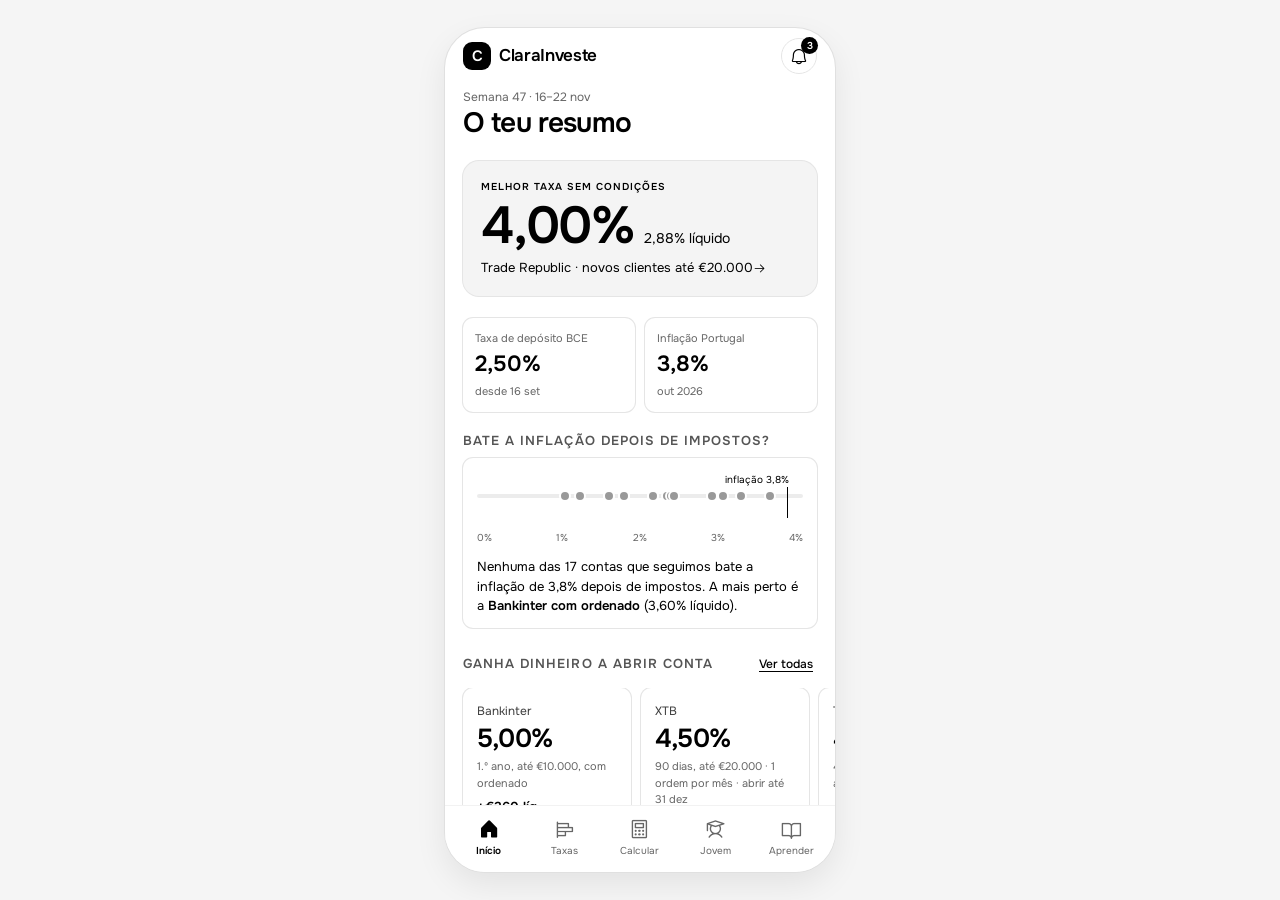
<file: index.html>
<!DOCTYPE html>
<html lang="pt">
<head>
<meta charset="utf-8">
<meta name="viewport" content="width=device-width, initial-scale=1, viewport-fit=cover">
<title>ClaraInveste</title>
<meta name="description" content="Taxas de poupança em Portugal, brutas e líquidas, num só sítio.">
<meta name="theme-color" content="#ffffff">
<link rel="manifest" href="manifest.webmanifest">
<link rel="icon" href="icons/icon-192.png">
<link rel="apple-touch-icon" href="icons/apple-touch-icon.png">
<meta name="apple-mobile-web-app-capable" content="yes">
<meta name="mobile-web-app-capable" content="yes">
<meta name="apple-mobile-web-app-status-bar-style" content="default">
<meta name="apple-mobile-web-app-title" content="ClaraInveste">
<link rel="preconnect" href="https://fonts.googleapis.com">
<link rel="preconnect" href="https://fonts.gstatic.com" crossorigin>
<link rel="stylesheet" href="https://fonts.googleapis.com/css2?family=Onest:wght@400;500;600;700&display=swap">
<link rel="stylesheet" href="vendor/phosphor/regular/style.css">
<link rel="stylesheet" href="vendor/phosphor/fill/style.css">
<link rel="stylesheet" href="styles.css">
</head>
<body>
<div id="app"></div>
<noscript>O ClaraInveste precisa de JavaScript ligado.</noscript>
<script type="module" src="app.js"></script>
</body>
</html>
</file>
<file: vendor/phosphor/regular/style.css>
@font-face {
  font-family: "Phosphor";
  src:
    url("./Phosphor.woff2") format("woff2"),
    url("./Phosphor.woff") format("woff"),
    url("./Phosphor.ttf") format("truetype"),
    url("./Phosphor.svg#Phosphor") format("svg");
  font-weight: normal;
  font-style: normal;
  font-display: block;
}

.ph {
  /* use !important to prevent issues with browser extensions that change fonts */
  font-family: "Phosphor" !important;
  speak: never;
  font-style: normal;
  font-weight: normal;
  font-variant: normal;
  text-transform: none;
  line-height: 1;

  /* Enable Ligatures ================ */
  letter-spacing: 0;
  -webkit-font-feature-settings: "liga";
  -moz-font-feature-settings: "liga=1";
  -moz-font-feature-settings: "liga";
  -ms-font-feature-settings: "liga" 1;
  font-feature-settings: "liga";
  -webkit-font-variant-ligatures: discretionary-ligatures;
  font-variant-ligatures: discretionary-ligatures;

  /* Better Font Rendering =========== */
  -webkit-font-smoothing: antialiased;
  -moz-osx-font-smoothing: grayscale;
}

.ph.ph-acorn:before {
  content: "\eb9a";
}
.ph.ph-address-book:before {
  content: "\e6f8";
}
.ph.ph-address-book-tabs:before {
  content: "\ee4e";
}
.ph.ph-air-traffic-control:before {
  content: "\ecd8";
}
.ph.ph-airplane:before {
  content: "\e002";
}
.ph.ph-airplane-in-flight:before {
  content: "\e4fe";
}
.ph.ph-airplane-landing:before {
  content: "\e502";
}
.ph.ph-airplane-takeoff:before {
  content: "\e504";
}
.ph.ph-airplane-taxiing:before {
  content: "\e500";
}
.ph.ph-airplane-tilt:before {
  content: "\e5d6";
}
.ph.ph-airplay:before {
  content: "\e004";
}
.ph.ph-alarm:before {
  content: "\e006";
}
.ph.ph-alien:before {
  content: "\e8a6";
}
.ph.ph-align-bottom:before {
  content: "\e506";
}
.ph.ph-align-bottom-simple:before {
  content: "\eb0c";
}
.ph.ph-align-center-horizontal:before {
  content: "\e50a";
}
.ph.ph-align-center-horizontal-simple:before {
  content: "\eb0e";
}
.ph.ph-align-center-vertical:before {
  content: "\e50c";
}
.ph.ph-align-center-vertical-simple:before {
  content: "\eb10";
}
.ph.ph-align-left:before {
  content: "\e50e";
}
.ph.ph-align-left-simple:before {
  content: "\eaee";
}
.ph.ph-align-right:before {
  content: "\e510";
}
.ph.ph-align-right-simple:before {
  content: "\eb12";
}
.ph.ph-align-top:before {
  content: "\e512";
}
.ph.ph-align-top-simple:before {
  content: "\eb14";
}
.ph.ph-amazon-logo:before {
  content: "\e96c";
}
.ph.ph-ambulance:before {
  content: "\e572";
}
.ph.ph-anchor:before {
  content: "\e514";
}
.ph.ph-anchor-simple:before {
  content: "\e5d8";
}
.ph.ph-android-logo:before {
  content: "\e008";
}
.ph.ph-angle:before {
  content: "\e7bc";
}
.ph.ph-angular-logo:before {
  content: "\eb80";
}
.ph.ph-aperture:before {
  content: "\e00a";
}
.ph.ph-app-store-logo:before {
  content: "\e974";
}
.ph.ph-app-window:before {
  content: "\e5da";
}
.ph.ph-apple-logo:before {
  content: "\e516";
}
.ph.ph-apple-podcasts-logo:before {
  content: "\eb96";
}
.ph.ph-approximate-equals:before {
  content: "\edaa";
}
.ph.ph-archive:before {
  content: "\e00c";
}
.ph.ph-armchair:before {
  content: "\e012";
}
.ph.ph-arrow-arc-left:before {
  content: "\e014";
}
.ph.ph-arrow-arc-right:before {
  content: "\e016";
}
.ph.ph-arrow-bend-double-up-left:before {
  content: "\e03a";
}
.ph.ph-arrow-bend-double-up-right:before {
  content: "\e03c";
}
.ph.ph-arrow-bend-down-left:before {
  content: "\e018";
}
.ph.ph-arrow-bend-down-right:before {
  content: "\e01a";
}
.ph.ph-arrow-bend-left-down:before {
  content: "\e01c";
}
.ph.ph-arrow-bend-left-up:before {
  content: "\e01e";
}
.ph.ph-arrow-bend-right-down:before {
  content: "\e020";
}
.ph.ph-arrow-bend-right-up:before {
  content: "\e022";
}
.ph.ph-arrow-bend-up-left:before {
  content: "\e024";
}
.ph.ph-arrow-bend-up-right:before {
  content: "\e026";
}
.ph.ph-arrow-circle-down:before {
  content: "\e028";
}
.ph.ph-arrow-circle-down-left:before {
  content: "\e02a";
}
.ph.ph-arrow-circle-down-right:before {
  content: "\e02c";
}
.ph.ph-arrow-circle-left:before {
  content: "\e05a";
}
.ph.ph-arrow-circle-right:before {
  content: "\e02e";
}
.ph.ph-arrow-circle-up:before {
  content: "\e030";
}
.ph.ph-arrow-circle-up-left:before {
  content: "\e032";
}
.ph.ph-arrow-circle-up-right:before {
  content: "\e034";
}
.ph.ph-arrow-clockwise:before {
  content: "\e036";
}
.ph.ph-arrow-counter-clockwise:before {
  content: "\e038";
}
.ph.ph-arrow-down:before {
  content: "\e03e";
}
.ph.ph-arrow-down-left:before {
  content: "\e040";
}
.ph.ph-arrow-down-right:before {
  content: "\e042";
}
.ph.ph-arrow-elbow-down-left:before {
  content: "\e044";
}
.ph.ph-arrow-elbow-down-right:before {
  content: "\e046";
}
.ph.ph-arrow-elbow-left:before {
  content: "\e048";
}
.ph.ph-arrow-elbow-left-down:before {
  content: "\e04a";
}
.ph.ph-arrow-elbow-left-up:before {
  content: "\e04c";
}
.ph.ph-arrow-elbow-right:before {
  content: "\e04e";
}
.ph.ph-arrow-elbow-right-down:before {
  content: "\e050";
}
.ph.ph-arrow-elbow-right-up:before {
  content: "\e052";
}
.ph.ph-arrow-elbow-up-left:before {
  content: "\e054";
}
.ph.ph-arrow-elbow-up-right:before {
  content: "\e056";
}
.ph.ph-arrow-fat-down:before {
  content: "\e518";
}
.ph.ph-arrow-fat-left:before {
  content: "\e51a";
}
.ph.ph-arrow-fat-line-down:before {
  content: "\e51c";
}
.ph.ph-arrow-fat-line-left:before {
  content: "\e51e";
}
.ph.ph-arrow-fat-line-right:before {
  content: "\e520";
}
.ph.ph-arrow-fat-line-up:before {
  content: "\e522";
}
.ph.ph-arrow-fat-lines-down:before {
  content: "\e524";
}
.ph.ph-arrow-fat-lines-left:before {
  content: "\e526";
}
.ph.ph-arrow-fat-lines-right:before {
  content: "\e528";
}
.ph.ph-arrow-fat-lines-up:before {
  content: "\e52a";
}
.ph.ph-arrow-fat-right:before {
  content: "\e52c";
}
.ph.ph-arrow-fat-up:before {
  content: "\e52e";
}
.ph.ph-arrow-left:before {
  content: "\e058";
}
.ph.ph-arrow-line-down:before {
  content: "\e05c";
}
.ph.ph-arrow-line-down-left:before {
  content: "\e05e";
}
.ph.ph-arrow-line-down-right:before {
  content: "\e060";
}
.ph.ph-arrow-line-left:before {
  content: "\e062";
}
.ph.ph-arrow-line-right:before {
  content: "\e064";
}
.ph.ph-arrow-line-up:before {
  content: "\e066";
}
.ph.ph-arrow-line-up-left:before {
  content: "\e068";
}
.ph.ph-arrow-line-up-right:before {
  content: "\e06a";
}
.ph.ph-arrow-right:before {
  content: "\e06c";
}
.ph.ph-arrow-square-down:before {
  content: "\e06e";
}
.ph.ph-arrow-square-down-left:before {
  content: "\e070";
}
.ph.ph-arrow-square-down-right:before {
  content: "\e072";
}
.ph.ph-arrow-square-in:before {
  content: "\e5dc";
}
.ph.ph-arrow-square-left:before {
  content: "\e074";
}
.ph.ph-arrow-square-out:before {
  content: "\e5de";
}
.ph.ph-arrow-square-right:before {
  content: "\e076";
}
.ph.ph-arrow-square-up:before {
  content: "\e078";
}
.ph.ph-arrow-square-up-left:before {
  content: "\e07a";
}
.ph.ph-arrow-square-up-right:before {
  content: "\e07c";
}
.ph.ph-arrow-u-down-left:before {
  content: "\e07e";
}
.ph.ph-arrow-u-down-right:before {
  content: "\e080";
}
.ph.ph-arrow-u-left-down:before {
  content: "\e082";
}
.ph.ph-arrow-u-left-up:before {
  content: "\e084";
}
.ph.ph-arrow-u-right-down:before {
  content: "\e086";
}
.ph.ph-arrow-u-right-up:before {
  content: "\e088";
}
.ph.ph-arrow-u-up-left:before {
  content: "\e08a";
}
.ph.ph-arrow-u-up-right:before {
  content: "\e08c";
}
.ph.ph-arrow-up:before {
  content: "\e08e";
}
.ph.ph-arrow-up-left:before {
  content: "\e090";
}
.ph.ph-arrow-up-right:before {
  content: "\e092";
}
.ph.ph-arrows-clockwise:before {
  content: "\e094";
}
.ph.ph-arrows-counter-clockwise:before {
  content: "\e096";
}
.ph.ph-arrows-down-up:before {
  content: "\e098";
}
.ph.ph-arrows-horizontal:before {
  content: "\eb06";
}
.ph.ph-arrows-in:before {
  content: "\e09a";
}
.ph.ph-arrows-in-cardinal:before {
  content: "\e09c";
}
.ph.ph-arrows-in-line-horizontal:before {
  content: "\e530";
}
.ph.ph-arrows-in-line-vertical:before {
  content: "\e532";
}
.ph.ph-arrows-in-simple:before {
  content: "\e09e";
}
.ph.ph-arrows-left-right:before {
  content: "\e0a0";
}
.ph.ph-arrows-merge:before {
  content: "\ed3e";
}
.ph.ph-arrows-out:before {
  content: "\e0a2";
}
.ph.ph-arrows-out-cardinal:before {
  content: "\e0a4";
}
.ph.ph-arrows-out-line-horizontal:before {
  content: "\e534";
}
.ph.ph-arrows-out-line-vertical:before {
  content: "\e536";
}
.ph.ph-arrows-out-simple:before {
  content: "\e0a6";
}
.ph.ph-arrows-split:before {
  content: "\ed3c";
}
.ph.ph-arrows-vertical:before {
  content: "\eb04";
}
.ph.ph-article:before {
  content: "\e0a8";
}
.ph.ph-article-medium:before {
  content: "\e5e0";
}
.ph.ph-article-ny-times:before {
  content: "\e5e2";
}
.ph.ph-asclepius:before {
  content: "\ee34";
}
.ph.ph-caduceus:before {
  content: "\ee34";
}
.ph.ph-asterisk:before {
  content: "\e0aa";
}
.ph.ph-asterisk-simple:before {
  content: "\e832";
}
.ph.ph-at:before {
  content: "\e0ac";
}
.ph.ph-atom:before {
  content: "\e5e4";
}
.ph.ph-avocado:before {
  content: "\ee04";
}
.ph.ph-axe:before {
  content: "\e9fc";
}
.ph.ph-baby:before {
  content: "\e774";
}
.ph.ph-baby-carriage:before {
  content: "\e818";
}
.ph.ph-backpack:before {
  content: "\e922";
}
.ph.ph-backspace:before {
  content: "\e0ae";
}
.ph.ph-bag:before {
  content: "\e0b0";
}
.ph.ph-bag-simple:before {
  content: "\e5e6";
}
.ph.ph-balloon:before {
  content: "\e76c";
}
.ph.ph-bandaids:before {
  content: "\e0b2";
}
.ph.ph-bank:before {
  content: "\e0b4";
}
.ph.ph-barbell:before {
  content: "\e0b6";
}
.ph.ph-barcode:before {
  content: "\e0b8";
}
.ph.ph-barn:before {
  content: "\ec72";
}
.ph.ph-barricade:before {
  content: "\e948";
}
.ph.ph-baseball:before {
  content: "\e71a";
}
.ph.ph-baseball-cap:before {
  content: "\ea28";
}
.ph.ph-baseball-helmet:before {
  content: "\ee4a";
}
.ph.ph-basket:before {
  content: "\e964";
}
.ph.ph-basketball:before {
  content: "\e724";
}
.ph.ph-bathtub:before {
  content: "\e81e";
}
.ph.ph-battery-charging:before {
  content: "\e0ba";
}
.ph.ph-battery-charging-vertical:before {
  content: "\e0bc";
}
.ph.ph-battery-empty:before {
  content: "\e0be";
}
.ph.ph-battery-full:before {
  content: "\e0c0";
}
.ph.ph-battery-high:before {
  content: "\e0c2";
}
.ph.ph-battery-low:before {
  content: "\e0c4";
}
.ph.ph-battery-medium:before {
  content: "\e0c6";
}
.ph.ph-battery-plus:before {
  content: "\e808";
}
.ph.ph-battery-plus-vertical:before {
  content: "\ec50";
}
.ph.ph-battery-vertical-empty:before {
  content: "\e7c6";
}
.ph.ph-battery-vertical-full:before {
  content: "\e7c4";
}
.ph.ph-battery-vertical-high:before {
  content: "\e7c2";
}
.ph.ph-battery-vertical-low:before {
  content: "\e7be";
}
.ph.ph-battery-vertical-medium:before {
  content: "\e7c0";
}
.ph.ph-battery-warning:before {
  content: "\e0c8";
}
.ph.ph-battery-warning-vertical:before {
  content: "\e0ca";
}
.ph.ph-beach-ball:before {
  content: "\ed24";
}
.ph.ph-beanie:before {
  content: "\ea2a";
}
.ph.ph-bed:before {
  content: "\e0cc";
}
.ph.ph-beer-bottle:before {
  content: "\e7b0";
}
.ph.ph-beer-stein:before {
  content: "\eb62";
}
.ph.ph-behance-logo:before {
  content: "\e7f4";
}
.ph.ph-bell:before {
  content: "\e0ce";
}
.ph.ph-bell-ringing:before {
  content: "\e5e8";
}
.ph.ph-bell-simple:before {
  content: "\e0d0";
}
.ph.ph-bell-simple-ringing:before {
  content: "\e5ea";
}
.ph.ph-bell-simple-slash:before {
  content: "\e0d2";
}
.ph.ph-bell-simple-z:before {
  content: "\e5ec";
}
.ph.ph-bell-slash:before {
  content: "\e0d4";
}
.ph.ph-bell-z:before {
  content: "\e5ee";
}
.ph.ph-belt:before {
  content: "\ea2c";
}
.ph.ph-bezier-curve:before {
  content: "\eb00";
}
.ph.ph-bicycle:before {
  content: "\e0d6";
}
.ph.ph-binary:before {
  content: "\ee60";
}
.ph.ph-binoculars:before {
  content: "\ea64";
}
.ph.ph-biohazard:before {
  content: "\e9e0";
}
.ph.ph-bird:before {
  content: "\e72c";
}
.ph.ph-blueprint:before {
  content: "\eda0";
}
.ph.ph-bluetooth:before {
  content: "\e0da";
}
.ph.ph-bluetooth-connected:before {
  content: "\e0dc";
}
.ph.ph-bluetooth-slash:before {
  content: "\e0de";
}
.ph.ph-bluetooth-x:before {
  content: "\e0e0";
}
.ph.ph-boat:before {
  content: "\e786";
}
.ph.ph-bomb:before {
  content: "\ee0a";
}
.ph.ph-bone:before {
  content: "\e7f2";
}
.ph.ph-book:before {
  content: "\e0e2";
}
.ph.ph-book-bookmark:before {
  content: "\e0e4";
}
.ph.ph-book-open:before {
  content: "\e0e6";
}
.ph.ph-book-open-text:before {
  content: "\e8f2";
}
.ph.ph-book-open-user:before {
  content: "\ede0";
}
.ph.ph-bookmark:before {
  content: "\e0e8";
}
.ph.ph-bookmark-simple:before {
  content: "\e0ea";
}
.ph.ph-bookmarks:before {
  content: "\e0ec";
}
.ph.ph-bookmarks-simple:before {
  content: "\e5f0";
}
.ph.ph-books:before {
  content: "\e758";
}
.ph.ph-boot:before {
  content: "\ecca";
}
.ph.ph-boules:before {
  content: "\e722";
}
.ph.ph-bounding-box:before {
  content: "\e6ce";
}
.ph.ph-bowl-food:before {
  content: "\eaa4";
}
.ph.ph-bowl-steam:before {
  content: "\e8e4";
}
.ph.ph-bowling-ball:before {
  content: "\ea34";
}
.ph.ph-box-arrow-down:before {
  content: "\e00e";
}
.ph.ph-archive-box:before {
  content: "\e00e";
}
.ph.ph-box-arrow-up:before {
  content: "\ee54";
}
.ph.ph-boxing-glove:before {
  content: "\ea36";
}
.ph.ph-brackets-angle:before {
  content: "\e862";
}
.ph.ph-brackets-curly:before {
  content: "\e860";
}
.ph.ph-brackets-round:before {
  content: "\e864";
}
.ph.ph-brackets-square:before {
  content: "\e85e";
}
.ph.ph-brain:before {
  content: "\e74e";
}
.ph.ph-brandy:before {
  content: "\e6b4";
}
.ph.ph-bread:before {
  content: "\e81c";
}
.ph.ph-bridge:before {
  content: "\ea68";
}
.ph.ph-briefcase:before {
  content: "\e0ee";
}
.ph.ph-briefcase-metal:before {
  content: "\e5f2";
}
.ph.ph-broadcast:before {
  content: "\e0f2";
}
.ph.ph-broom:before {
  content: "\ec54";
}
.ph.ph-browser:before {
  content: "\e0f4";
}
.ph.ph-browsers:before {
  content: "\e0f6";
}
.ph.ph-bug:before {
  content: "\e5f4";
}
.ph.ph-bug-beetle:before {
  content: "\e5f6";
}
.ph.ph-bug-droid:before {
  content: "\e5f8";
}
.ph.ph-building:before {
  content: "\e100";
}
.ph.ph-building-apartment:before {
  content: "\e0fe";
}
.ph.ph-building-office:before {
  content: "\e0ff";
}
.ph.ph-buildings:before {
  content: "\e102";
}
.ph.ph-bulldozer:before {
  content: "\ec6c";
}
.ph.ph-bus:before {
  content: "\e106";
}
.ph.ph-butterfly:before {
  content: "\ea6e";
}
.ph.ph-cable-car:before {
  content: "\e49c";
}
.ph.ph-cactus:before {
  content: "\e918";
}
.ph.ph-cake:before {
  content: "\e780";
}
.ph.ph-calculator:before {
  content: "\e538";
}
.ph.ph-calendar:before {
  content: "\e108";
}
.ph.ph-calendar-blank:before {
  content: "\e10a";
}
.ph.ph-calendar-check:before {
  content: "\e712";
}
.ph.ph-calendar-dot:before {
  content: "\e7b2";
}
.ph.ph-calendar-dots:before {
  content: "\e7b4";
}
.ph.ph-calendar-heart:before {
  content: "\e8b0";
}
.ph.ph-calendar-minus:before {
  content: "\ea14";
}
.ph.ph-calendar-plus:before {
  content: "\e714";
}
.ph.ph-calendar-slash:before {
  content: "\ea12";
}
.ph.ph-calendar-star:before {
  content: "\e8b2";
}
.ph.ph-calendar-x:before {
  content: "\e10c";
}
.ph.ph-call-bell:before {
  content: "\e7de";
}
.ph.ph-camera:before {
  content: "\e10e";
}
.ph.ph-camera-plus:before {
  content: "\ec58";
}
.ph.ph-camera-rotate:before {
  content: "\e7a4";
}
.ph.ph-camera-slash:before {
  content: "\e110";
}
.ph.ph-campfire:before {
  content: "\e9d8";
}
.ph.ph-car:before {
  content: "\e112";
}
.ph.ph-car-battery:before {
  content: "\ee30";
}
.ph.ph-car-profile:before {
  content: "\e8cc";
}
.ph.ph-car-simple:before {
  content: "\e114";
}
.ph.ph-cardholder:before {
  content: "\e5fa";
}
.ph.ph-cards:before {
  content: "\e0f8";
}
.ph.ph-cards-three:before {
  content: "\ee50";
}
.ph.ph-caret-circle-double-down:before {
  content: "\e116";
}
.ph.ph-caret-circle-double-left:before {
  content: "\e118";
}
.ph.ph-caret-circle-double-right:before {
  content: "\e11a";
}
.ph.ph-caret-circle-double-up:before {
  content: "\e11c";
}
.ph.ph-caret-circle-down:before {
  content: "\e11e";
}
.ph.ph-caret-circle-left:before {
  content: "\e120";
}
.ph.ph-caret-circle-right:before {
  content: "\e122";
}
.ph.ph-caret-circle-up:before {
  content: "\e124";
}
.ph.ph-caret-circle-up-down:before {
  content: "\e13e";
}
.ph.ph-caret-double-down:before {
  content: "\e126";
}
.ph.ph-caret-double-left:before {
  content: "\e128";
}
.ph.ph-caret-double-right:before {
  content: "\e12a";
}
.ph.ph-caret-double-up:before {
  content: "\e12c";
}
.ph.ph-caret-down:before {
  content: "\e136";
}
.ph.ph-caret-left:before {
  content: "\e138";
}
.ph.ph-caret-line-down:before {
  content: "\e134";
}
.ph.ph-caret-line-left:before {
  content: "\e132";
}
.ph.ph-caret-line-right:before {
  content: "\e130";
}
.ph.ph-caret-line-up:before {
  content: "\e12e";
}
.ph.ph-caret-right:before {
  content: "\e13a";
}
.ph.ph-caret-up:before {
  content: "\e13c";
}
.ph.ph-caret-up-down:before {
  content: "\e140";
}
.ph.ph-carrot:before {
  content: "\ed38";
}
.ph.ph-cash-register:before {
  content: "\ed80";
}
.ph.ph-cassette-tape:before {
  content: "\ed2e";
}
.ph.ph-castle-turret:before {
  content: "\e9d0";
}
.ph.ph-cat:before {
  content: "\e748";
}
.ph.ph-cell-signal-full:before {
  content: "\e142";
}
.ph.ph-cell-signal-high:before {
  content: "\e144";
}
.ph.ph-cell-signal-low:before {
  content: "\e146";
}
.ph.ph-cell-signal-medium:before {
  content: "\e148";
}
.ph.ph-cell-signal-none:before {
  content: "\e14a";
}
.ph.ph-cell-signal-slash:before {
  content: "\e14c";
}
.ph.ph-cell-signal-x:before {
  content: "\e14e";
}
.ph.ph-cell-tower:before {
  content: "\ebaa";
}
.ph.ph-certificate:before {
  content: "\e766";
}
.ph.ph-chair:before {
  content: "\e950";
}
.ph.ph-chalkboard:before {
  content: "\e5fc";
}
.ph.ph-chalkboard-simple:before {
  content: "\e5fe";
}
.ph.ph-chalkboard-teacher:before {
  content: "\e600";
}
.ph.ph-champagne:before {
  content: "\eaca";
}
.ph.ph-charging-station:before {
  content: "\e8d0";
}
.ph.ph-chart-bar:before {
  content: "\e150";
}
.ph.ph-chart-bar-horizontal:before {
  content: "\e152";
}
.ph.ph-chart-donut:before {
  content: "\eaa6";
}
.ph.ph-chart-line:before {
  content: "\e154";
}
.ph.ph-chart-line-down:before {
  content: "\e8b6";
}
.ph.ph-chart-line-up:before {
  content: "\e156";
}
.ph.ph-chart-pie:before {
  content: "\e158";
}
.ph.ph-chart-pie-slice:before {
  content: "\e15a";
}
.ph.ph-chart-polar:before {
  content: "\eaa8";
}
.ph.ph-chart-scatter:before {
  content: "\eaac";
}
.ph.ph-chat:before {
  content: "\e15c";
}
.ph.ph-chat-centered:before {
  content: "\e160";
}
.ph.ph-chat-centered-dots:before {
  content: "\e164";
}
.ph.ph-chat-centered-slash:before {
  content: "\e162";
}
.ph.ph-chat-centered-text:before {
  content: "\e166";
}
.ph.ph-chat-circle:before {
  content: "\e168";
}
.ph.ph-chat-circle-dots:before {
  content: "\e16c";
}
.ph.ph-chat-circle-slash:before {
  content: "\e16a";
}
.ph.ph-chat-circle-text:before {
  content: "\e16e";
}
.ph.ph-chat-dots:before {
  content: "\e170";
}
.ph.ph-chat-slash:before {
  content: "\e15e";
}
.ph.ph-chat-teardrop:before {
  content: "\e172";
}
.ph.ph-chat-teardrop-dots:before {
  content: "\e176";
}
.ph.ph-chat-teardrop-slash:before {
  content: "\e174";
}
.ph.ph-chat-teardrop-text:before {
  content: "\e178";
}
.ph.ph-chat-text:before {
  content: "\e17a";
}
.ph.ph-chats:before {
  content: "\e17c";
}
.ph.ph-chats-circle:before {
  content: "\e17e";
}
.ph.ph-chats-teardrop:before {
  content: "\e180";
}
.ph.ph-check:before {
  content: "\e182";
}
.ph.ph-check-circle:before {
  content: "\e184";
}
.ph.ph-check-fat:before {
  content: "\eba6";
}
.ph.ph-check-square:before {
  content: "\e186";
}
.ph.ph-check-square-offset:before {
  content: "\e188";
}
.ph.ph-checkerboard:before {
  content: "\e8c4";
}
.ph.ph-checks:before {
  content: "\e53a";
}
.ph.ph-cheers:before {
  content: "\ea4a";
}
.ph.ph-cheese:before {
  content: "\e9fe";
}
.ph.ph-chef-hat:before {
  content: "\ed8e";
}
.ph.ph-cherries:before {
  content: "\e830";
}
.ph.ph-church:before {
  content: "\ecea";
}
.ph.ph-cigarette:before {
  content: "\ed90";
}
.ph.ph-cigarette-slash:before {
  content: "\ed92";
}
.ph.ph-circle:before {
  content: "\e18a";
}
.ph.ph-circle-dashed:before {
  content: "\e602";
}
.ph.ph-circle-half:before {
  content: "\e18c";
}
.ph.ph-circle-half-tilt:before {
  content: "\e18e";
}
.ph.ph-circle-notch:before {
  content: "\eb44";
}
.ph.ph-circles-four:before {
  content: "\e190";
}
.ph.ph-circles-three:before {
  content: "\e192";
}
.ph.ph-circles-three-plus:before {
  content: "\e194";
}
.ph.ph-circuitry:before {
  content: "\e9c2";
}
.ph.ph-city:before {
  content: "\ea6a";
}
.ph.ph-clipboard:before {
  content: "\e196";
}
.ph.ph-clipboard-text:before {
  content: "\e198";
}
.ph.ph-clock:before {
  content: "\e19a";
}
.ph.ph-clock-afternoon:before {
  content: "\e19c";
}
.ph.ph-clock-clockwise:before {
  content: "\e19e";
}
.ph.ph-clock-countdown:before {
  content: "\ed2c";
}
.ph.ph-clock-counter-clockwise:before {
  content: "\e1a0";
}
.ph.ph-clock-user:before {
  content: "\edec";
}
.ph.ph-closed-captioning:before {
  content: "\e1a4";
}
.ph.ph-cloud:before {
  content: "\e1aa";
}
.ph.ph-cloud-arrow-down:before {
  content: "\e1ac";
}
.ph.ph-cloud-arrow-up:before {
  content: "\e1ae";
}
.ph.ph-cloud-check:before {
  content: "\e1b0";
}
.ph.ph-cloud-fog:before {
  content: "\e53c";
}
.ph.ph-cloud-lightning:before {
  content: "\e1b2";
}
.ph.ph-cloud-moon:before {
  content: "\e53e";
}
.ph.ph-cloud-rain:before {
  content: "\e1b4";
}
.ph.ph-cloud-slash:before {
  content: "\e1b6";
}
.ph.ph-cloud-snow:before {
  content: "\e1b8";
}
.ph.ph-cloud-sun:before {
  content: "\e540";
}
.ph.ph-cloud-warning:before {
  content: "\ea98";
}
.ph.ph-cloud-x:before {
  content: "\ea96";
}
.ph.ph-clover:before {
  content: "\edc8";
}
.ph.ph-club:before {
  content: "\e1ba";
}
.ph.ph-coat-hanger:before {
  content: "\e7fe";
}
.ph.ph-coda-logo:before {
  content: "\e7ce";
}
.ph.ph-code:before {
  content: "\e1bc";
}
.ph.ph-code-block:before {
  content: "\eafe";
}
.ph.ph-code-simple:before {
  content: "\e1be";
}
.ph.ph-codepen-logo:before {
  content: "\e978";
}
.ph.ph-codesandbox-logo:before {
  content: "\ea06";
}
.ph.ph-coffee:before {
  content: "\e1c2";
}
.ph.ph-coffee-bean:before {
  content: "\e1c0";
}
.ph.ph-coin:before {
  content: "\e60e";
}
.ph.ph-coin-vertical:before {
  content: "\eb48";
}
.ph.ph-coins:before {
  content: "\e78e";
}
.ph.ph-columns:before {
  content: "\e546";
}
.ph.ph-columns-plus-left:before {
  content: "\e544";
}
.ph.ph-columns-plus-right:before {
  content: "\e542";
}
.ph.ph-command:before {
  content: "\e1c4";
}
.ph.ph-compass:before {
  content: "\e1c8";
}
.ph.ph-compass-rose:before {
  content: "\e1c6";
}
.ph.ph-compass-tool:before {
  content: "\ea0e";
}
.ph.ph-computer-tower:before {
  content: "\e548";
}
.ph.ph-confetti:before {
  content: "\e81a";
}
.ph.ph-contactless-payment:before {
  content: "\ed42";
}
.ph.ph-control:before {
  content: "\eca6";
}
.ph.ph-cookie:before {
  content: "\e6ca";
}
.ph.ph-cooking-pot:before {
  content: "\e764";
}
.ph.ph-copy:before {
  content: "\e1ca";
}
.ph.ph-copy-simple:before {
  content: "\e1cc";
}
.ph.ph-copyleft:before {
  content: "\e86a";
}
.ph.ph-copyright:before {
  content: "\e54a";
}
.ph.ph-corners-in:before {
  content: "\e1ce";
}
.ph.ph-corners-out:before {
  content: "\e1d0";
}
.ph.ph-couch:before {
  content: "\e7f6";
}
.ph.ph-court-basketball:before {
  content: "\ee36";
}
.ph.ph-cow:before {
  content: "\eabe";
}
.ph.ph-cowboy-hat:before {
  content: "\ed12";
}
.ph.ph-cpu:before {
  content: "\e610";
}
.ph.ph-crane:before {
  content: "\ed48";
}
.ph.ph-crane-tower:before {
  content: "\ed49";
}
.ph.ph-credit-card:before {
  content: "\e1d2";
}
.ph.ph-cricket:before {
  content: "\ee12";
}
.ph.ph-crop:before {
  content: "\e1d4";
}
.ph.ph-cross:before {
  content: "\e8a0";
}
.ph.ph-crosshair:before {
  content: "\e1d6";
}
.ph.ph-crosshair-simple:before {
  content: "\e1d8";
}
.ph.ph-crown:before {
  content: "\e614";
}
.ph.ph-crown-cross:before {
  content: "\ee5e";
}
.ph.ph-crown-simple:before {
  content: "\e616";
}
.ph.ph-cube:before {
  content: "\e1da";
}
.ph.ph-cube-focus:before {
  content: "\ed0a";
}
.ph.ph-cube-transparent:before {
  content: "\ec7c";
}
.ph.ph-currency-btc:before {
  content: "\e618";
}
.ph.ph-currency-circle-dollar:before {
  content: "\e54c";
}
.ph.ph-currency-cny:before {
  content: "\e54e";
}
.ph.ph-currency-dollar:before {
  content: "\e550";
}
.ph.ph-currency-dollar-simple:before {
  content: "\e552";
}
.ph.ph-currency-eth:before {
  content: "\eada";
}
.ph.ph-currency-eur:before {
  content: "\e554";
}
.ph.ph-currency-gbp:before {
  content: "\e556";
}
.ph.ph-currency-inr:before {
  content: "\e558";
}
.ph.ph-currency-jpy:before {
  content: "\e55a";
}
.ph.ph-currency-krw:before {
  content: "\e55c";
}
.ph.ph-currency-kzt:before {
  content: "\ec4c";
}
.ph.ph-currency-ngn:before {
  content: "\eb52";
}
.ph.ph-currency-rub:before {
  content: "\e55e";
}
.ph.ph-cursor:before {
  content: "\e1dc";
}
.ph.ph-cursor-click:before {
  content: "\e7c8";
}
.ph.ph-cursor-text:before {
  content: "\e7d8";
}
.ph.ph-cylinder:before {
  content: "\e8fc";
}
.ph.ph-database:before {
  content: "\e1de";
}
.ph.ph-desk:before {
  content: "\ed16";
}
.ph.ph-desktop:before {
  content: "\e560";
}
.ph.ph-desktop-tower:before {
  content: "\e562";
}
.ph.ph-detective:before {
  content: "\e83e";
}
.ph.ph-dev-to-logo:before {
  content: "\ed0e";
}
.ph.ph-device-mobile:before {
  content: "\e1e0";
}
.ph.ph-device-mobile-camera:before {
  content: "\e1e2";
}
.ph.ph-device-mobile-slash:before {
  content: "\ee46";
}
.ph.ph-device-mobile-speaker:before {
  content: "\e1e4";
}
.ph.ph-device-rotate:before {
  content: "\edf2";
}
.ph.ph-device-tablet:before {
  content: "\e1e6";
}
.ph.ph-device-tablet-camera:before {
  content: "\e1e8";
}
.ph.ph-device-tablet-speaker:before {
  content: "\e1ea";
}
.ph.ph-devices:before {
  content: "\eba4";
}
.ph.ph-diamond:before {
  content: "\e1ec";
}
.ph.ph-diamonds-four:before {
  content: "\e8f4";
}
.ph.ph-dice-five:before {
  content: "\e1ee";
}
.ph.ph-dice-four:before {
  content: "\e1f0";
}
.ph.ph-dice-one:before {
  content: "\e1f2";
}
.ph.ph-dice-six:before {
  content: "\e1f4";
}
.ph.ph-dice-three:before {
  content: "\e1f6";
}
.ph.ph-dice-two:before {
  content: "\e1f8";
}
.ph.ph-disc:before {
  content: "\e564";
}
.ph.ph-disco-ball:before {
  content: "\ed98";
}
.ph.ph-discord-logo:before {
  content: "\e61a";
}
.ph.ph-divide:before {
  content: "\e1fa";
}
.ph.ph-dna:before {
  content: "\e924";
}
.ph.ph-dog:before {
  content: "\e74a";
}
.ph.ph-door:before {
  content: "\e61c";
}
.ph.ph-door-open:before {
  content: "\e7e6";
}
.ph.ph-dot:before {
  content: "\ecde";
}
.ph.ph-dot-outline:before {
  content: "\ece0";
}
.ph.ph-dots-nine:before {
  content: "\e1fc";
}
.ph.ph-dots-six:before {
  content: "\e794";
}
.ph.ph-dots-six-vertical:before {
  content: "\eae2";
}
.ph.ph-dots-three:before {
  content: "\e1fe";
}
.ph.ph-dots-three-circle:before {
  content: "\e200";
}
.ph.ph-dots-three-circle-vertical:before {
  content: "\e202";
}
.ph.ph-dots-three-outline:before {
  content: "\e204";
}
.ph.ph-dots-three-outline-vertical:before {
  content: "\e206";
}
.ph.ph-dots-three-vertical:before {
  content: "\e208";
}
.ph.ph-download:before {
  content: "\e20a";
}
.ph.ph-download-simple:before {
  content: "\e20c";
}
.ph.ph-dress:before {
  content: "\ea7e";
}
.ph.ph-dresser:before {
  content: "\e94e";
}
.ph.ph-dribbble-logo:before {
  content: "\e20e";
}
.ph.ph-drone:before {
  content: "\ed74";
}
.ph.ph-drop:before {
  content: "\e210";
}
.ph.ph-drop-half:before {
  content: "\e566";
}
.ph.ph-drop-half-bottom:before {
  content: "\eb40";
}
.ph.ph-drop-simple:before {
  content: "\ee32";
}
.ph.ph-drop-slash:before {
  content: "\e954";
}
.ph.ph-dropbox-logo:before {
  content: "\e7d0";
}
.ph.ph-ear:before {
  content: "\e70c";
}
.ph.ph-ear-slash:before {
  content: "\e70e";
}
.ph.ph-egg:before {
  content: "\e812";
}
.ph.ph-egg-crack:before {
  content: "\eb64";
}
.ph.ph-eject:before {
  content: "\e212";
}
.ph.ph-eject-simple:before {
  content: "\e6ae";
}
.ph.ph-elevator:before {
  content: "\ecc0";
}
.ph.ph-empty:before {
  content: "\edbc";
}
.ph.ph-engine:before {
  content: "\ea80";
}
.ph.ph-envelope:before {
  content: "\e214";
}
.ph.ph-envelope-open:before {
  content: "\e216";
}
.ph.ph-envelope-simple:before {
  content: "\e218";
}
.ph.ph-envelope-simple-open:before {
  content: "\e21a";
}
.ph.ph-equalizer:before {
  content: "\ebbc";
}
.ph.ph-equals:before {
  content: "\e21c";
}
.ph.ph-eraser:before {
  content: "\e21e";
}
.ph.ph-escalator-down:before {
  content: "\ecba";
}
.ph.ph-escalator-up:before {
  content: "\ecbc";
}
.ph.ph-exam:before {
  content: "\e742";
}
.ph.ph-exclamation-mark:before {
  content: "\ee44";
}
.ph.ph-exclude:before {
  content: "\e882";
}
.ph.ph-exclude-square:before {
  content: "\e880";
}
.ph.ph-export:before {
  content: "\eaf0";
}
.ph.ph-eye:before {
  content: "\e220";
}
.ph.ph-eye-closed:before {
  content: "\e222";
}
.ph.ph-eye-slash:before {
  content: "\e224";
}
.ph.ph-eyedropper:before {
  content: "\e568";
}
.ph.ph-eyedropper-sample:before {
  content: "\eac4";
}
.ph.ph-eyeglasses:before {
  content: "\e7ba";
}
.ph.ph-eyes:before {
  content: "\ee5c";
}
.ph.ph-face-mask:before {
  content: "\e56a";
}
.ph.ph-facebook-logo:before {
  content: "\e226";
}
.ph.ph-factory:before {
  content: "\e760";
}
.ph.ph-faders:before {
  content: "\e228";
}
.ph.ph-faders-horizontal:before {
  content: "\e22a";
}
.ph.ph-fallout-shelter:before {
  content: "\e9de";
}
.ph.ph-fan:before {
  content: "\e9f2";
}
.ph.ph-farm:before {
  content: "\ec70";
}
.ph.ph-fast-forward:before {
  content: "\e6a6";
}
.ph.ph-fast-forward-circle:before {
  content: "\e22c";
}
.ph.ph-feather:before {
  content: "\e9c0";
}
.ph.ph-fediverse-logo:before {
  content: "\ed66";
}
.ph.ph-figma-logo:before {
  content: "\e22e";
}
.ph.ph-file:before {
  content: "\e230";
}
.ph.ph-file-archive:before {
  content: "\eb2a";
}
.ph.ph-file-arrow-down:before {
  content: "\e232";
}
.ph.ph-file-arrow-up:before {
  content: "\e61e";
}
.ph.ph-file-audio:before {
  content: "\ea20";
}
.ph.ph-file-c:before {
  content: "\eb32";
}
.ph.ph-file-c-sharp:before {
  content: "\eb30";
}
.ph.ph-file-cloud:before {
  content: "\e95e";
}
.ph.ph-file-code:before {
  content: "\e914";
}
.ph.ph-file-cpp:before {
  content: "\eb2e";
}
.ph.ph-file-css:before {
  content: "\eb34";
}
.ph.ph-file-csv:before {
  content: "\eb1c";
}
.ph.ph-file-dashed:before {
  content: "\e704";
}
.ph.ph-file-dotted:before {
  content: "\e704";
}
.ph.ph-file-doc:before {
  content: "\eb1e";
}
.ph.ph-file-html:before {
  content: "\eb38";
}
.ph.ph-file-image:before {
  content: "\ea24";
}
.ph.ph-file-ini:before {
  content: "\eb33";
}
.ph.ph-file-jpg:before {
  content: "\eb1a";
}
.ph.ph-file-js:before {
  content: "\eb24";
}
.ph.ph-file-jsx:before {
  content: "\eb3a";
}
.ph.ph-file-lock:before {
  content: "\e95c";
}
.ph.ph-file-magnifying-glass:before {
  content: "\e238";
}
.ph.ph-file-search:before {
  content: "\e238";
}
.ph.ph-file-md:before {
  content: "\ed50";
}
.ph.ph-file-minus:before {
  content: "\e234";
}
.ph.ph-file-pdf:before {
  content: "\e702";
}
.ph.ph-file-plus:before {
  content: "\e236";
}
.ph.ph-file-png:before {
  content: "\eb18";
}
.ph.ph-file-ppt:before {
  content: "\eb20";
}
.ph.ph-file-py:before {
  content: "\eb2c";
}
.ph.ph-file-rs:before {
  content: "\eb28";
}
.ph.ph-file-sql:before {
  content: "\ed4e";
}
.ph.ph-file-svg:before {
  content: "\ed08";
}
.ph.ph-file-text:before {
  content: "\e23a";
}
.ph.ph-file-ts:before {
  content: "\eb26";
}
.ph.ph-file-tsx:before {
  content: "\eb3c";
}
.ph.ph-file-txt:before {
  content: "\eb35";
}
.ph.ph-file-video:before {
  content: "\ea22";
}
.ph.ph-file-vue:before {
  content: "\eb3e";
}
.ph.ph-file-x:before {
  content: "\e23c";
}
.ph.ph-file-xls:before {
  content: "\eb22";
}
.ph.ph-file-zip:before {
  content: "\e958";
}
.ph.ph-files:before {
  content: "\e710";
}
.ph.ph-film-reel:before {
  content: "\e8c0";
}
.ph.ph-film-script:before {
  content: "\eb50";
}
.ph.ph-film-slate:before {
  content: "\e8c2";
}
.ph.ph-film-strip:before {
  content: "\e792";
}
.ph.ph-fingerprint:before {
  content: "\e23e";
}
.ph.ph-fingerprint-simple:before {
  content: "\e240";
}
.ph.ph-finn-the-human:before {
  content: "\e56c";
}
.ph.ph-fire:before {
  content: "\e242";
}
.ph.ph-fire-extinguisher:before {
  content: "\e9e8";
}
.ph.ph-fire-simple:before {
  content: "\e620";
}
.ph.ph-fire-truck:before {
  content: "\e574";
}
.ph.ph-first-aid:before {
  content: "\e56e";
}
.ph.ph-first-aid-kit:before {
  content: "\e570";
}
.ph.ph-fish:before {
  content: "\e728";
}
.ph.ph-fish-simple:before {
  content: "\e72a";
}
.ph.ph-flag:before {
  content: "\e244";
}
.ph.ph-flag-banner:before {
  content: "\e622";
}
.ph.ph-flag-banner-fold:before {
  content: "\ecf2";
}
.ph.ph-flag-checkered:before {
  content: "\ea38";
}
.ph.ph-flag-pennant:before {
  content: "\ecf0";
}
.ph.ph-flame:before {
  content: "\e624";
}
.ph.ph-flashlight:before {
  content: "\e246";
}
.ph.ph-flask:before {
  content: "\e79e";
}
.ph.ph-flip-horizontal:before {
  content: "\ed6a";
}
.ph.ph-flip-vertical:before {
  content: "\ed6c";
}
.ph.ph-floppy-disk:before {
  content: "\e248";
}
.ph.ph-floppy-disk-back:before {
  content: "\eaf4";
}
.ph.ph-flow-arrow:before {
  content: "\e6ec";
}
.ph.ph-flower:before {
  content: "\e75e";
}
.ph.ph-flower-lotus:before {
  content: "\e6cc";
}
.ph.ph-flower-tulip:before {
  content: "\eacc";
}
.ph.ph-flying-saucer:before {
  content: "\eb4a";
}
.ph.ph-folder:before {
  content: "\e24a";
}
.ph.ph-folder-notch:before {
  content: "\e24a";
}
.ph.ph-folder-dashed:before {
  content: "\e8f8";
}
.ph.ph-folder-dotted:before {
  content: "\e8f8";
}
.ph.ph-folder-lock:before {
  content: "\ea3c";
}
.ph.ph-folder-minus:before {
  content: "\e254";
}
.ph.ph-folder-notch-minus:before {
  content: "\e254";
}
.ph.ph-folder-open:before {
  content: "\e256";
}
.ph.ph-folder-notch-open:before {
  content: "\e256";
}
.ph.ph-folder-plus:before {
  content: "\e258";
}
.ph.ph-folder-notch-plus:before {
  content: "\e258";
}
.ph.ph-folder-simple:before {
  content: "\e25a";
}
.ph.ph-folder-simple-dashed:before {
  content: "\ec2a";
}
.ph.ph-folder-simple-dotted:before {
  content: "\ec2a";
}
.ph.ph-folder-simple-lock:before {
  content: "\eb5e";
}
.ph.ph-folder-simple-minus:before {
  content: "\e25c";
}
.ph.ph-folder-simple-plus:before {
  content: "\e25e";
}
.ph.ph-folder-simple-star:before {
  content: "\ec2e";
}
.ph.ph-folder-simple-user:before {
  content: "\eb60";
}
.ph.ph-folder-star:before {
  content: "\ea86";
}
.ph.ph-folder-user:before {
  content: "\eb46";
}
.ph.ph-folders:before {
  content: "\e260";
}
.ph.ph-football:before {
  content: "\e718";
}
.ph.ph-football-helmet:before {
  content: "\ee4c";
}
.ph.ph-footprints:before {
  content: "\ea88";
}
.ph.ph-fork-knife:before {
  content: "\e262";
}
.ph.ph-four-k:before {
  content: "\ea5c";
}
.ph.ph-frame-corners:before {
  content: "\e626";
}
.ph.ph-framer-logo:before {
  content: "\e264";
}
.ph.ph-function:before {
  content: "\ebe4";
}
.ph.ph-funnel:before {
  content: "\e266";
}
.ph.ph-funnel-simple:before {
  content: "\e268";
}
.ph.ph-funnel-simple-x:before {
  content: "\e26a";
}
.ph.ph-funnel-x:before {
  content: "\e26c";
}
.ph.ph-game-controller:before {
  content: "\e26e";
}
.ph.ph-garage:before {
  content: "\ecd6";
}
.ph.ph-gas-can:before {
  content: "\e8ce";
}
.ph.ph-gas-pump:before {
  content: "\e768";
}
.ph.ph-gauge:before {
  content: "\e628";
}
.ph.ph-gavel:before {
  content: "\ea32";
}
.ph.ph-gear:before {
  content: "\e270";
}
.ph.ph-gear-fine:before {
  content: "\e87c";
}
.ph.ph-gear-six:before {
  content: "\e272";
}
.ph.ph-gender-female:before {
  content: "\e6e0";
}
.ph.ph-gender-intersex:before {
  content: "\e6e6";
}
.ph.ph-gender-male:before {
  content: "\e6e2";
}
.ph.ph-gender-neuter:before {
  content: "\e6ea";
}
.ph.ph-gender-nonbinary:before {
  content: "\e6e4";
}
.ph.ph-gender-transgender:before {
  content: "\e6e8";
}
.ph.ph-ghost:before {
  content: "\e62a";
}
.ph.ph-gif:before {
  content: "\e274";
}
.ph.ph-gift:before {
  content: "\e276";
}
.ph.ph-git-branch:before {
  content: "\e278";
}
.ph.ph-git-commit:before {
  content: "\e27a";
}
.ph.ph-git-diff:before {
  content: "\e27c";
}
.ph.ph-git-fork:before {
  content: "\e27e";
}
.ph.ph-git-merge:before {
  content: "\e280";
}
.ph.ph-git-pull-request:before {
  content: "\e282";
}
.ph.ph-github-logo:before {
  content: "\e576";
}
.ph.ph-gitlab-logo:before {
  content: "\e694";
}
.ph.ph-gitlab-logo-simple:before {
  content: "\e696";
}
.ph.ph-globe:before {
  content: "\e288";
}
.ph.ph-globe-hemisphere-east:before {
  content: "\e28a";
}
.ph.ph-globe-hemisphere-west:before {
  content: "\e28c";
}
.ph.ph-globe-simple:before {
  content: "\e28e";
}
.ph.ph-globe-simple-x:before {
  content: "\e284";
}
.ph.ph-globe-stand:before {
  content: "\e290";
}
.ph.ph-globe-x:before {
  content: "\e286";
}
.ph.ph-goggles:before {
  content: "\ecb4";
}
.ph.ph-golf:before {
  content: "\ea3e";
}
.ph.ph-goodreads-logo:before {
  content: "\ed10";
}
.ph.ph-google-cardboard-logo:before {
  content: "\e7b6";
}
.ph.ph-google-chrome-logo:before {
  content: "\e976";
}
.ph.ph-google-drive-logo:before {
  content: "\e8f6";
}
.ph.ph-google-logo:before {
  content: "\e292";
}
.ph.ph-google-photos-logo:before {
  content: "\eb92";
}
.ph.ph-google-play-logo:before {
  content: "\e294";
}
.ph.ph-google-podcasts-logo:before {
  content: "\eb94";
}
.ph.ph-gps:before {
  content: "\edd8";
}
.ph.ph-gps-fix:before {
  content: "\edd6";
}
.ph.ph-gps-slash:before {
  content: "\edd4";
}
.ph.ph-gradient:before {
  content: "\eb42";
}
.ph.ph-graduation-cap:before {
  content: "\e62c";
}
.ph.ph-grains:before {
  content: "\ec68";
}
.ph.ph-grains-slash:before {
  content: "\ec6a";
}
.ph.ph-graph:before {
  content: "\eb58";
}
.ph.ph-graphics-card:before {
  content: "\e612";
}
.ph.ph-greater-than:before {
  content: "\edc4";
}
.ph.ph-greater-than-or-equal:before {
  content: "\eda2";
}
.ph.ph-grid-four:before {
  content: "\e296";
}
.ph.ph-grid-nine:before {
  content: "\ec8c";
}
.ph.ph-guitar:before {
  content: "\ea8a";
}
.ph.ph-hair-dryer:before {
  content: "\ea66";
}
.ph.ph-hamburger:before {
  content: "\e790";
}
.ph.ph-hammer:before {
  content: "\e80e";
}
.ph.ph-hand:before {
  content: "\e298";
}
.ph.ph-hand-arrow-down:before {
  content: "\ea4e";
}
.ph.ph-hand-arrow-up:before {
  content: "\ee5a";
}
.ph.ph-hand-coins:before {
  content: "\ea8c";
}
.ph.ph-hand-deposit:before {
  content: "\ee82";
}
.ph.ph-hand-eye:before {
  content: "\ea4c";
}
.ph.ph-hand-fist:before {
  content: "\e57a";
}
.ph.ph-hand-grabbing:before {
  content: "\e57c";
}
.ph.ph-hand-heart:before {
  content: "\e810";
}
.ph.ph-hand-palm:before {
  content: "\e57e";
}
.ph.ph-hand-peace:before {
  content: "\e7cc";
}
.ph.ph-hand-pointing:before {
  content: "\e29a";
}
.ph.ph-hand-soap:before {
  content: "\e630";
}
.ph.ph-hand-swipe-left:before {
  content: "\ec94";
}
.ph.ph-hand-swipe-right:before {
  content: "\ec92";
}
.ph.ph-hand-tap:before {
  content: "\ec90";
}
.ph.ph-hand-waving:before {
  content: "\e580";
}
.ph.ph-hand-withdraw:before {
  content: "\ee80";
}
.ph.ph-handbag:before {
  content: "\e29c";
}
.ph.ph-handbag-simple:before {
  content: "\e62e";
}
.ph.ph-hands-clapping:before {
  content: "\e6a0";
}
.ph.ph-hands-praying:before {
  content: "\ecc8";
}
.ph.ph-handshake:before {
  content: "\e582";
}
.ph.ph-hard-drive:before {
  content: "\e29e";
}
.ph.ph-hard-drives:before {
  content: "\e2a0";
}
.ph.ph-hard-hat:before {
  content: "\ed46";
}
.ph.ph-hash:before {
  content: "\e2a2";
}
.ph.ph-hash-straight:before {
  content: "\e2a4";
}
.ph.ph-head-circuit:before {
  content: "\e7d4";
}
.ph.ph-headlights:before {
  content: "\e6fe";
}
.ph.ph-headphones:before {
  content: "\e2a6";
}
.ph.ph-headset:before {
  content: "\e584";
}
.ph.ph-heart:before {
  content: "\e2a8";
}
.ph.ph-heart-break:before {
  content: "\ebe8";
}
.ph.ph-heart-half:before {
  content: "\ec48";
}
.ph.ph-heart-straight:before {
  content: "\e2aa";
}
.ph.ph-heart-straight-break:before {
  content: "\eb98";
}
.ph.ph-heartbeat:before {
  content: "\e2ac";
}
.ph.ph-hexagon:before {
  content: "\e2ae";
}
.ph.ph-high-definition:before {
  content: "\ea8e";
}
.ph.ph-high-heel:before {
  content: "\e8e8";
}
.ph.ph-highlighter:before {
  content: "\ec76";
}
.ph.ph-highlighter-circle:before {
  content: "\e632";
}
.ph.ph-hockey:before {
  content: "\ec86";
}
.ph.ph-hoodie:before {
  content: "\ecd0";
}
.ph.ph-horse:before {
  content: "\e2b0";
}
.ph.ph-hospital:before {
  content: "\e844";
}
.ph.ph-hourglass:before {
  content: "\e2b2";
}
.ph.ph-hourglass-high:before {
  content: "\e2b4";
}
.ph.ph-hourglass-low:before {
  content: "\e2b6";
}
.ph.ph-hourglass-medium:before {
  content: "\e2b8";
}
.ph.ph-hourglass-simple:before {
  content: "\e2ba";
}
.ph.ph-hourglass-simple-high:before {
  content: "\e2bc";
}
.ph.ph-hourglass-simple-low:before {
  content: "\e2be";
}
.ph.ph-hourglass-simple-medium:before {
  content: "\e2c0";
}
.ph.ph-house:before {
  content: "\e2c2";
}
.ph.ph-house-line:before {
  content: "\e2c4";
}
.ph.ph-house-simple:before {
  content: "\e2c6";
}
.ph.ph-hurricane:before {
  content: "\e88e";
}
.ph.ph-ice-cream:before {
  content: "\e804";
}
.ph.ph-identification-badge:before {
  content: "\e6f6";
}
.ph.ph-identification-card:before {
  content: "\e2c8";
}
.ph.ph-image:before {
  content: "\e2ca";
}
.ph.ph-image-broken:before {
  content: "\e7a8";
}
.ph.ph-image-square:before {
  content: "\e2cc";
}
.ph.ph-images:before {
  content: "\e836";
}
.ph.ph-images-square:before {
  content: "\e834";
}
.ph.ph-infinity:before {
  content: "\e634";
}
.ph.ph-lemniscate:before {
  content: "\e634";
}
.ph.ph-info:before {
  content: "\e2ce";
}
.ph.ph-instagram-logo:before {
  content: "\e2d0";
}
.ph.ph-intersect:before {
  content: "\e2d2";
}
.ph.ph-intersect-square:before {
  content: "\e87a";
}
.ph.ph-intersect-three:before {
  content: "\ecc4";
}
.ph.ph-intersection:before {
  content: "\edba";
}
.ph.ph-invoice:before {
  content: "\ee42";
}
.ph.ph-island:before {
  content: "\ee06";
}
.ph.ph-jar:before {
  content: "\e7e0";
}
.ph.ph-jar-label:before {
  content: "\e7e1";
}
.ph.ph-jeep:before {
  content: "\e2d4";
}
.ph.ph-joystick:before {
  content: "\ea5e";
}
.ph.ph-kanban:before {
  content: "\eb54";
}
.ph.ph-key:before {
  content: "\e2d6";
}
.ph.ph-key-return:before {
  content: "\e782";
}
.ph.ph-keyboard:before {
  content: "\e2d8";
}
.ph.ph-keyhole:before {
  content: "\ea78";
}
.ph.ph-knife:before {
  content: "\e636";
}
.ph.ph-ladder:before {
  content: "\e9e4";
}
.ph.ph-ladder-simple:before {
  content: "\ec26";
}
.ph.ph-lamp:before {
  content: "\e638";
}
.ph.ph-lamp-pendant:before {
  content: "\ee2e";
}
.ph.ph-laptop:before {
  content: "\e586";
}
.ph.ph-lasso:before {
  content: "\edc6";
}
.ph.ph-lastfm-logo:before {
  content: "\e842";
}
.ph.ph-layout:before {
  content: "\e6d6";
}
.ph.ph-leaf:before {
  content: "\e2da";
}
.ph.ph-lectern:before {
  content: "\e95a";
}
.ph.ph-lego:before {
  content: "\e8c6";
}
.ph.ph-lego-smiley:before {
  content: "\e8c7";
}
.ph.ph-less-than:before {
  content: "\edac";
}
.ph.ph-less-than-or-equal:before {
  content: "\eda4";
}
.ph.ph-letter-circle-h:before {
  content: "\ebf8";
}
.ph.ph-letter-circle-p:before {
  content: "\ec08";
}
.ph.ph-letter-circle-v:before {
  content: "\ec14";
}
.ph.ph-lifebuoy:before {
  content: "\e63a";
}
.ph.ph-lightbulb:before {
  content: "\e2dc";
}
.ph.ph-lightbulb-filament:before {
  content: "\e63c";
}
.ph.ph-lighthouse:before {
  content: "\e9f6";
}
.ph.ph-lightning:before {
  content: "\e2de";
}
.ph.ph-lightning-a:before {
  content: "\ea84";
}
.ph.ph-lightning-slash:before {
  content: "\e2e0";
}
.ph.ph-line-segment:before {
  content: "\e6d2";
}
.ph.ph-line-segments:before {
  content: "\e6d4";
}
.ph.ph-line-vertical:before {
  content: "\ed70";
}
.ph.ph-link:before {
  content: "\e2e2";
}
.ph.ph-link-break:before {
  content: "\e2e4";
}
.ph.ph-link-simple:before {
  content: "\e2e6";
}
.ph.ph-link-simple-break:before {
  content: "\e2e8";
}
.ph.ph-link-simple-horizontal:before {
  content: "\e2ea";
}
.ph.ph-link-simple-horizontal-break:before {
  content: "\e2ec";
}
.ph.ph-linkedin-logo:before {
  content: "\e2ee";
}
.ph.ph-linktree-logo:before {
  content: "\edee";
}
.ph.ph-linux-logo:before {
  content: "\eb02";
}
.ph.ph-list:before {
  content: "\e2f0";
}
.ph.ph-list-bullets:before {
  content: "\e2f2";
}
.ph.ph-list-checks:before {
  content: "\eadc";
}
.ph.ph-list-dashes:before {
  content: "\e2f4";
}
.ph.ph-list-heart:before {
  content: "\ebde";
}
.ph.ph-list-magnifying-glass:before {
  content: "\ebe0";
}
.ph.ph-list-numbers:before {
  content: "\e2f6";
}
.ph.ph-list-plus:before {
  content: "\e2f8";
}
.ph.ph-list-star:before {
  content: "\ebdc";
}
.ph.ph-lock:before {
  content: "\e2fa";
}
.ph.ph-lock-key:before {
  content: "\e2fe";
}
.ph.ph-lock-key-open:before {
  content: "\e300";
}
.ph.ph-lock-laminated:before {
  content: "\e302";
}
.ph.ph-lock-laminated-open:before {
  content: "\e304";
}
.ph.ph-lock-open:before {
  content: "\e306";
}
.ph.ph-lock-simple:before {
  content: "\e308";
}
.ph.ph-lock-simple-open:before {
  content: "\e30a";
}
.ph.ph-lockers:before {
  content: "\ecb8";
}
.ph.ph-log:before {
  content: "\ed82";
}
.ph.ph-magic-wand:before {
  content: "\e6b6";
}
.ph.ph-magnet:before {
  content: "\e680";
}
.ph.ph-magnet-straight:before {
  content: "\e682";
}
.ph.ph-magnifying-glass:before {
  content: "\e30c";
}
.ph.ph-magnifying-glass-minus:before {
  content: "\e30e";
}
.ph.ph-magnifying-glass-plus:before {
  content: "\e310";
}
.ph.ph-mailbox:before {
  content: "\ec1e";
}
.ph.ph-map-pin:before {
  content: "\e316";
}
.ph.ph-map-pin-area:before {
  content: "\ee3a";
}
.ph.ph-map-pin-line:before {
  content: "\e318";
}
.ph.ph-map-pin-plus:before {
  content: "\e314";
}
.ph.ph-map-pin-simple:before {
  content: "\ee3e";
}
.ph.ph-map-pin-simple-area:before {
  content: "\ee3c";
}
.ph.ph-map-pin-simple-line:before {
  content: "\ee38";
}
.ph.ph-map-trifold:before {
  content: "\e31a";
}
.ph.ph-markdown-logo:before {
  content: "\e508";
}
.ph.ph-marker-circle:before {
  content: "\e640";
}
.ph.ph-martini:before {
  content: "\e31c";
}
.ph.ph-mask-happy:before {
  content: "\e9f4";
}
.ph.ph-mask-sad:before {
  content: "\eb9e";
}
.ph.ph-mastodon-logo:before {
  content: "\ed68";
}
.ph.ph-math-operations:before {
  content: "\e31e";
}
.ph.ph-matrix-logo:before {
  content: "\ed64";
}
.ph.ph-medal:before {
  content: "\e320";
}
.ph.ph-medal-military:before {
  content: "\ecfc";
}
.ph.ph-medium-logo:before {
  content: "\e322";
}
.ph.ph-megaphone:before {
  content: "\e324";
}
.ph.ph-megaphone-simple:before {
  content: "\e642";
}
.ph.ph-member-of:before {
  content: "\edc2";
}
.ph.ph-memory:before {
  content: "\e9c4";
}
.ph.ph-messenger-logo:before {
  content: "\e6d8";
}
.ph.ph-meta-logo:before {
  content: "\ed02";
}
.ph.ph-meteor:before {
  content: "\e9ba";
}
.ph.ph-metronome:before {
  content: "\ec8e";
}
.ph.ph-microphone:before {
  content: "\e326";
}
.ph.ph-microphone-slash:before {
  content: "\e328";
}
.ph.ph-microphone-stage:before {
  content: "\e75c";
}
.ph.ph-microscope:before {
  content: "\ec7a";
}
.ph.ph-microsoft-excel-logo:before {
  content: "\eb6c";
}
.ph.ph-microsoft-outlook-logo:before {
  content: "\eb70";
}
.ph.ph-microsoft-powerpoint-logo:before {
  content: "\eace";
}
.ph.ph-microsoft-teams-logo:before {
  content: "\eb66";
}
.ph.ph-microsoft-word-logo:before {
  content: "\eb6a";
}
.ph.ph-minus:before {
  content: "\e32a";
}
.ph.ph-minus-circle:before {
  content: "\e32c";
}
.ph.ph-minus-square:before {
  content: "\ed4c";
}
.ph.ph-money:before {
  content: "\e588";
}
.ph.ph-money-wavy:before {
  content: "\ee68";
}
.ph.ph-monitor:before {
  content: "\e32e";
}
.ph.ph-monitor-arrow-up:before {
  content: "\e58a";
}
.ph.ph-monitor-play:before {
  content: "\e58c";
}
.ph.ph-moon:before {
  content: "\e330";
}
.ph.ph-moon-stars:before {
  content: "\e58e";
}
.ph.ph-moped:before {
  content: "\e824";
}
.ph.ph-moped-front:before {
  content: "\e822";
}
.ph.ph-mosque:before {
  content: "\ecee";
}
.ph.ph-motorcycle:before {
  content: "\e80a";
}
.ph.ph-mountains:before {
  content: "\e7ae";
}
.ph.ph-mouse:before {
  content: "\e33a";
}
.ph.ph-mouse-left-click:before {
  content: "\e334";
}
.ph.ph-mouse-middle-click:before {
  content: "\e338";
}
.ph.ph-mouse-right-click:before {
  content: "\e336";
}
.ph.ph-mouse-scroll:before {
  content: "\e332";
}
.ph.ph-mouse-simple:before {
  content: "\e644";
}
.ph.ph-music-note:before {
  content: "\e33c";
}
.ph.ph-music-note-simple:before {
  content: "\e33e";
}
.ph.ph-music-notes:before {
  content: "\e340";
}
.ph.ph-music-notes-minus:before {
  content: "\ee0c";
}
.ph.ph-music-notes-plus:before {
  content: "\eb7c";
}
.ph.ph-music-notes-simple:before {
  content: "\e342";
}
.ph.ph-navigation-arrow:before {
  content: "\eade";
}
.ph.ph-needle:before {
  content: "\e82e";
}
.ph.ph-network:before {
  content: "\edde";
}
.ph.ph-network-slash:before {
  content: "\eddc";
}
.ph.ph-network-x:before {
  content: "\edda";
}
.ph.ph-newspaper:before {
  content: "\e344";
}
.ph.ph-newspaper-clipping:before {
  content: "\e346";
}
.ph.ph-not-equals:before {
  content: "\eda6";
}
.ph.ph-not-member-of:before {
  content: "\edae";
}
.ph.ph-not-subset-of:before {
  content: "\edb0";
}
.ph.ph-not-superset-of:before {
  content: "\edb2";
}
.ph.ph-notches:before {
  content: "\ed3a";
}
.ph.ph-note:before {
  content: "\e348";
}
.ph.ph-note-blank:before {
  content: "\e34a";
}
.ph.ph-note-pencil:before {
  content: "\e34c";
}
.ph.ph-notebook:before {
  content: "\e34e";
}
.ph.ph-notepad:before {
  content: "\e63e";
}
.ph.ph-notification:before {
  content: "\e6fa";
}
.ph.ph-notion-logo:before {
  content: "\e9a0";
}
.ph.ph-nuclear-plant:before {
  content: "\ed7c";
}
.ph.ph-number-circle-eight:before {
  content: "\e352";
}
.ph.ph-number-circle-five:before {
  content: "\e358";
}
.ph.ph-number-circle-four:before {
  content: "\e35e";
}
.ph.ph-number-circle-nine:before {
  content: "\e364";
}
.ph.ph-number-circle-one:before {
  content: "\e36a";
}
.ph.ph-number-circle-seven:before {
  content: "\e370";
}
.ph.ph-number-circle-six:before {
  content: "\e376";
}
.ph.ph-number-circle-three:before {
  content: "\e37c";
}
.ph.ph-number-circle-two:before {
  content: "\e382";
}
.ph.ph-number-circle-zero:before {
  content: "\e388";
}
.ph.ph-number-eight:before {
  content: "\e350";
}
.ph.ph-number-five:before {
  content: "\e356";
}
.ph.ph-number-four:before {
  content: "\e35c";
}
.ph.ph-number-nine:before {
  content: "\e362";
}
.ph.ph-number-one:before {
  content: "\e368";
}
.ph.ph-number-seven:before {
  content: "\e36e";
}
.ph.ph-number-six:before {
  content: "\e374";
}
.ph.ph-number-square-eight:before {
  content: "\e354";
}
.ph.ph-number-square-five:before {
  content: "\e35a";
}
.ph.ph-number-square-four:before {
  content: "\e360";
}
.ph.ph-number-square-nine:before {
  content: "\e366";
}
.ph.ph-number-square-one:before {
  content: "\e36c";
}
.ph.ph-number-square-seven:before {
  content: "\e372";
}
.ph.ph-number-square-six:before {
  content: "\e378";
}
.ph.ph-number-square-three:before {
  content: "\e37e";
}
.ph.ph-number-square-two:before {
  content: "\e384";
}
.ph.ph-number-square-zero:before {
  content: "\e38a";
}
.ph.ph-number-three:before {
  content: "\e37a";
}
.ph.ph-number-two:before {
  content: "\e380";
}
.ph.ph-number-zero:before {
  content: "\e386";
}
.ph.ph-numpad:before {
  content: "\e3c8";
}
.ph.ph-nut:before {
  content: "\e38c";
}
.ph.ph-ny-times-logo:before {
  content: "\e646";
}
.ph.ph-octagon:before {
  content: "\e38e";
}
.ph.ph-office-chair:before {
  content: "\ea46";
}
.ph.ph-onigiri:before {
  content: "\ee2c";
}
.ph.ph-open-ai-logo:before {
  content: "\e7d2";
}
.ph.ph-option:before {
  content: "\e8a8";
}
.ph.ph-orange:before {
  content: "\ee40";
}
.ph.ph-orange-slice:before {
  content: "\ed36";
}
.ph.ph-oven:before {
  content: "\ed8c";
}
.ph.ph-package:before {
  content: "\e390";
}
.ph.ph-paint-brush:before {
  content: "\e6f0";
}
.ph.ph-paint-brush-broad:before {
  content: "\e590";
}
.ph.ph-paint-brush-household:before {
  content: "\e6f2";
}
.ph.ph-paint-bucket:before {
  content: "\e392";
}
.ph.ph-paint-roller:before {
  content: "\e6f4";
}
.ph.ph-palette:before {
  content: "\e6c8";
}
.ph.ph-panorama:before {
  content: "\eaa2";
}
.ph.ph-pants:before {
  content: "\ec88";
}
.ph.ph-paper-plane:before {
  content: "\e394";
}
.ph.ph-paper-plane-right:before {
  content: "\e396";
}
.ph.ph-paper-plane-tilt:before {
  content: "\e398";
}
.ph.ph-paperclip:before {
  content: "\e39a";
}
.ph.ph-paperclip-horizontal:before {
  content: "\e592";
}
.ph.ph-parachute:before {
  content: "\ea7c";
}
.ph.ph-paragraph:before {
  content: "\e960";
}
.ph.ph-parallelogram:before {
  content: "\ecc6";
}
.ph.ph-park:before {
  content: "\ecb2";
}
.ph.ph-password:before {
  content: "\e752";
}
.ph.ph-path:before {
  content: "\e39c";
}
.ph.ph-patreon-logo:before {
  content: "\e98a";
}
.ph.ph-pause:before {
  content: "\e39e";
}
.ph.ph-pause-circle:before {
  content: "\e3a0";
}
.ph.ph-paw-print:before {
  content: "\e648";
}
.ph.ph-paypal-logo:before {
  content: "\e98c";
}
.ph.ph-peace:before {
  content: "\e3a2";
}
.ph.ph-pen:before {
  content: "\e3aa";
}
.ph.ph-pen-nib:before {
  content: "\e3ac";
}
.ph.ph-pen-nib-straight:before {
  content: "\e64a";
}
.ph.ph-pencil:before {
  content: "\e3ae";
}
.ph.ph-pencil-circle:before {
  content: "\e3b0";
}
.ph.ph-pencil-line:before {
  content: "\e3b2";
}
.ph.ph-pencil-ruler:before {
  content: "\e906";
}
.ph.ph-pencil-simple:before {
  content: "\e3b4";
}
.ph.ph-pencil-simple-line:before {
  content: "\ebc6";
}
.ph.ph-pencil-simple-slash:before {
  content: "\ecf6";
}
.ph.ph-pencil-slash:before {
  content: "\ecf8";
}
.ph.ph-pentagon:before {
  content: "\ec7e";
}
.ph.ph-pentagram:before {
  content: "\ec5c";
}
.ph.ph-pepper:before {
  content: "\e94a";
}
.ph.ph-percent:before {
  content: "\e3b6";
}
.ph.ph-person:before {
  content: "\e3a8";
}
.ph.ph-person-arms-spread:before {
  content: "\ecfe";
}
.ph.ph-person-simple:before {
  content: "\e72e";
}
.ph.ph-person-simple-bike:before {
  content: "\e734";
}
.ph.ph-person-simple-circle:before {
  content: "\ee58";
}
.ph.ph-person-simple-hike:before {
  content: "\ed54";
}
.ph.ph-person-simple-run:before {
  content: "\e730";
}
.ph.ph-person-simple-ski:before {
  content: "\e71c";
}
.ph.ph-person-simple-snowboard:before {
  content: "\e71e";
}
.ph.ph-person-simple-swim:before {
  content: "\e736";
}
.ph.ph-person-simple-tai-chi:before {
  content: "\ed5c";
}
.ph.ph-person-simple-throw:before {
  content: "\e732";
}
.ph.ph-person-simple-walk:before {
  content: "\e73a";
}
.ph.ph-perspective:before {
  content: "\ebe6";
}
.ph.ph-phone:before {
  content: "\e3b8";
}
.ph.ph-phone-call:before {
  content: "\e3ba";
}
.ph.ph-phone-disconnect:before {
  content: "\e3bc";
}
.ph.ph-phone-incoming:before {
  content: "\e3be";
}
.ph.ph-phone-list:before {
  content: "\e3cc";
}
.ph.ph-phone-outgoing:before {
  content: "\e3c0";
}
.ph.ph-phone-pause:before {
  content: "\e3ca";
}
.ph.ph-phone-plus:before {
  content: "\ec56";
}
.ph.ph-phone-slash:before {
  content: "\e3c2";
}
.ph.ph-phone-transfer:before {
  content: "\e3c6";
}
.ph.ph-phone-x:before {
  content: "\e3c4";
}
.ph.ph-phosphor-logo:before {
  content: "\e3ce";
}
.ph.ph-pi:before {
  content: "\ec80";
}
.ph.ph-piano-keys:before {
  content: "\e9c8";
}
.ph.ph-picnic-table:before {
  content: "\ee26";
}
.ph.ph-picture-in-picture:before {
  content: "\e64c";
}
.ph.ph-piggy-bank:before {
  content: "\ea04";
}
.ph.ph-pill:before {
  content: "\e700";
}
.ph.ph-ping-pong:before {
  content: "\ea42";
}
.ph.ph-pint-glass:before {
  content: "\edd0";
}
.ph.ph-pinterest-logo:before {
  content: "\e64e";
}
.ph.ph-pinwheel:before {
  content: "\eb9c";
}
.ph.ph-pipe:before {
  content: "\ed86";
}
.ph.ph-pipe-wrench:before {
  content: "\ed88";
}
.ph.ph-pix-logo:before {
  content: "\ecc2";
}
.ph.ph-pizza:before {
  content: "\e796";
}
.ph.ph-placeholder:before {
  content: "\e650";
}
.ph.ph-planet:before {
  content: "\e652";
}
.ph.ph-plant:before {
  content: "\ebae";
}
.ph.ph-play:before {
  content: "\e3d0";
}
.ph.ph-play-circle:before {
  content: "\e3d2";
}
.ph.ph-play-pause:before {
  content: "\e8be";
}
.ph.ph-playlist:before {
  content: "\e6aa";
}
.ph.ph-plug:before {
  content: "\e946";
}
.ph.ph-plug-charging:before {
  content: "\eb5c";
}
.ph.ph-plugs:before {
  content: "\eb56";
}
.ph.ph-plugs-connected:before {
  content: "\eb5a";
}
.ph.ph-plus:before {
  content: "\e3d4";
}
.ph.ph-plus-circle:before {
  content: "\e3d6";
}
.ph.ph-plus-minus:before {
  content: "\e3d8";
}
.ph.ph-plus-square:before {
  content: "\ed4a";
}
.ph.ph-poker-chip:before {
  content: "\e594";
}
.ph.ph-police-car:before {
  content: "\ec4a";
}
.ph.ph-polygon:before {
  content: "\e6d0";
}
.ph.ph-popcorn:before {
  content: "\eb4e";
}
.ph.ph-popsicle:before {
  content: "\ebbe";
}
.ph.ph-potted-plant:before {
  content: "\ec22";
}
.ph.ph-power:before {
  content: "\e3da";
}
.ph.ph-prescription:before {
  content: "\e7a2";
}
.ph.ph-presentation:before {
  content: "\e654";
}
.ph.ph-presentation-chart:before {
  content: "\e656";
}
.ph.ph-printer:before {
  content: "\e3dc";
}
.ph.ph-prohibit:before {
  content: "\e3de";
}
.ph.ph-prohibit-inset:before {
  content: "\e3e0";
}
.ph.ph-projector-screen:before {
  content: "\e658";
}
.ph.ph-projector-screen-chart:before {
  content: "\e65a";
}
.ph.ph-pulse:before {
  content: "\e000";
}
.ph.ph-activity:before {
  content: "\e000";
}
.ph.ph-push-pin:before {
  content: "\e3e2";
}
.ph.ph-push-pin-simple:before {
  content: "\e65c";
}
.ph.ph-push-pin-simple-slash:before {
  content: "\e65e";
}
.ph.ph-push-pin-slash:before {
  content: "\e3e4";
}
.ph.ph-puzzle-piece:before {
  content: "\e596";
}
.ph.ph-qr-code:before {
  content: "\e3e6";
}
.ph.ph-question:before {
  content: "\e3e8";
}
.ph.ph-question-mark:before {
  content: "\e3e9";
}
.ph.ph-queue:before {
  content: "\e6ac";
}
.ph.ph-quotes:before {
  content: "\e660";
}
.ph.ph-rabbit:before {
  content: "\eac2";
}
.ph.ph-racquet:before {
  content: "\ee02";
}
.ph.ph-radical:before {
  content: "\e3ea";
}
.ph.ph-radio:before {
  content: "\e77e";
}
.ph.ph-radio-button:before {
  content: "\eb08";
}
.ph.ph-radioactive:before {
  content: "\e9dc";
}
.ph.ph-rainbow:before {
  content: "\e598";
}
.ph.ph-rainbow-cloud:before {
  content: "\e59a";
}
.ph.ph-ranking:before {
  content: "\ed62";
}
.ph.ph-read-cv-logo:before {
  content: "\ed0c";
}
.ph.ph-receipt:before {
  content: "\e3ec";
}
.ph.ph-receipt-x:before {
  content: "\ed40";
}
.ph.ph-record:before {
  content: "\e3ee";
}
.ph.ph-rectangle:before {
  content: "\e3f0";
}
.ph.ph-rectangle-dashed:before {
  content: "\e3f2";
}
.ph.ph-recycle:before {
  content: "\e75a";
}
.ph.ph-reddit-logo:before {
  content: "\e59c";
}
.ph.ph-repeat:before {
  content: "\e3f6";
}
.ph.ph-repeat-once:before {
  content: "\e3f8";
}
.ph.ph-replit-logo:before {
  content: "\eb8a";
}
.ph.ph-resize:before {
  content: "\ed6e";
}
.ph.ph-rewind:before {
  content: "\e6a8";
}
.ph.ph-rewind-circle:before {
  content: "\e3fa";
}
.ph.ph-road-horizon:before {
  content: "\e838";
}
.ph.ph-robot:before {
  content: "\e762";
}
.ph.ph-rocket:before {
  content: "\e3fc";
}
.ph.ph-rocket-launch:before {
  content: "\e3fe";
}
.ph.ph-rows:before {
  content: "\e5a2";
}
.ph.ph-rows-plus-bottom:before {
  content: "\e59e";
}
.ph.ph-rows-plus-top:before {
  content: "\e5a0";
}
.ph.ph-rss:before {
  content: "\e400";
}
.ph.ph-rss-simple:before {
  content: "\e402";
}
.ph.ph-rug:before {
  content: "\ea1a";
}
.ph.ph-ruler:before {
  content: "\e6b8";
}
.ph.ph-sailboat:before {
  content: "\e78a";
}
.ph.ph-scales:before {
  content: "\e750";
}
.ph.ph-scan:before {
  content: "\ebb6";
}
.ph.ph-scan-smiley:before {
  content: "\ebb4";
}
.ph.ph-scissors:before {
  content: "\eae0";
}
.ph.ph-scooter:before {
  content: "\e820";
}
.ph.ph-screencast:before {
  content: "\e404";
}
.ph.ph-screwdriver:before {
  content: "\e86e";
}
.ph.ph-scribble:before {
  content: "\e806";
}
.ph.ph-scribble-loop:before {
  content: "\e662";
}
.ph.ph-scroll:before {
  content: "\eb7a";
}
.ph.ph-seal:before {
  content: "\e604";
}
.ph.ph-circle-wavy:before {
  content: "\e604";
}
.ph.ph-seal-check:before {
  content: "\e606";
}
.ph.ph-circle-wavy-check:before {
  content: "\e606";
}
.ph.ph-seal-percent:before {
  content: "\e60a";
}
.ph.ph-seal-question:before {
  content: "\e608";
}
.ph.ph-circle-wavy-question:before {
  content: "\e608";
}
.ph.ph-seal-warning:before {
  content: "\e60c";
}
.ph.ph-circle-wavy-warning:before {
  content: "\e60c";
}
.ph.ph-seat:before {
  content: "\eb8e";
}
.ph.ph-seatbelt:before {
  content: "\edfe";
}
.ph.ph-security-camera:before {
  content: "\eca4";
}
.ph.ph-selection:before {
  content: "\e69a";
}
.ph.ph-selection-all:before {
  content: "\e746";
}
.ph.ph-selection-background:before {
  content: "\eaf8";
}
.ph.ph-selection-foreground:before {
  content: "\eaf6";
}
.ph.ph-selection-inverse:before {
  content: "\e744";
}
.ph.ph-selection-plus:before {
  content: "\e69c";
}
.ph.ph-selection-slash:before {
  content: "\e69e";
}
.ph.ph-shapes:before {
  content: "\ec5e";
}
.ph.ph-share:before {
  content: "\e406";
}
.ph.ph-share-fat:before {
  content: "\ed52";
}
.ph.ph-share-network:before {
  content: "\e408";
}
.ph.ph-shield:before {
  content: "\e40a";
}
.ph.ph-shield-check:before {
  content: "\e40c";
}
.ph.ph-shield-checkered:before {
  content: "\e708";
}
.ph.ph-shield-chevron:before {
  content: "\e40e";
}
.ph.ph-shield-plus:before {
  content: "\e706";
}
.ph.ph-shield-slash:before {
  content: "\e410";
}
.ph.ph-shield-star:before {
  content: "\ec34";
}
.ph.ph-shield-warning:before {
  content: "\e412";
}
.ph.ph-shipping-container:before {
  content: "\e78c";
}
.ph.ph-shirt-folded:before {
  content: "\ea92";
}
.ph.ph-shooting-star:before {
  content: "\ecfa";
}
.ph.ph-shopping-bag:before {
  content: "\e416";
}
.ph.ph-shopping-bag-open:before {
  content: "\e418";
}
.ph.ph-shopping-cart:before {
  content: "\e41e";
}
.ph.ph-shopping-cart-simple:before {
  content: "\e420";
}
.ph.ph-shovel:before {
  content: "\e9e6";
}
.ph.ph-shower:before {
  content: "\e776";
}
.ph.ph-shrimp:before {
  content: "\eab4";
}
.ph.ph-shuffle:before {
  content: "\e422";
}
.ph.ph-shuffle-angular:before {
  content: "\e424";
}
.ph.ph-shuffle-simple:before {
  content: "\e426";
}
.ph.ph-sidebar:before {
  content: "\eab6";
}
.ph.ph-sidebar-simple:before {
  content: "\ec24";
}
.ph.ph-sigma:before {
  content: "\eab8";
}
.ph.ph-sign-in:before {
  content: "\e428";
}
.ph.ph-sign-out:before {
  content: "\e42a";
}
.ph.ph-signature:before {
  content: "\ebac";
}
.ph.ph-signpost:before {
  content: "\e89c";
}
.ph.ph-sim-card:before {
  content: "\e664";
}
.ph.ph-siren:before {
  content: "\e9b8";
}
.ph.ph-sketch-logo:before {
  content: "\e42c";
}
.ph.ph-skip-back:before {
  content: "\e5a4";
}
.ph.ph-skip-back-circle:before {
  content: "\e42e";
}
.ph.ph-skip-forward:before {
  content: "\e5a6";
}
.ph.ph-skip-forward-circle:before {
  content: "\e430";
}
.ph.ph-skull:before {
  content: "\e916";
}
.ph.ph-skype-logo:before {
  content: "\e8dc";
}
.ph.ph-slack-logo:before {
  content: "\e5a8";
}
.ph.ph-sliders:before {
  content: "\e432";
}
.ph.ph-sliders-horizontal:before {
  content: "\e434";
}
.ph.ph-slideshow:before {
  content: "\ed32";
}
.ph.ph-smiley:before {
  content: "\e436";
}
.ph.ph-smiley-angry:before {
  content: "\ec62";
}
.ph.ph-smiley-blank:before {
  content: "\e438";
}
.ph.ph-smiley-meh:before {
  content: "\e43a";
}
.ph.ph-smiley-melting:before {
  content: "\ee56";
}
.ph.ph-smiley-nervous:before {
  content: "\e43c";
}
.ph.ph-smiley-sad:before {
  content: "\e43e";
}
.ph.ph-smiley-sticker:before {
  content: "\e440";
}
.ph.ph-smiley-wink:before {
  content: "\e666";
}
.ph.ph-smiley-x-eyes:before {
  content: "\e442";
}
.ph.ph-snapchat-logo:before {
  content: "\e668";
}
.ph.ph-sneaker:before {
  content: "\e80c";
}
.ph.ph-sneaker-move:before {
  content: "\ed60";
}
.ph.ph-snowflake:before {
  content: "\e5aa";
}
.ph.ph-soccer-ball:before {
  content: "\e716";
}
.ph.ph-sock:before {
  content: "\ecce";
}
.ph.ph-solar-panel:before {
  content: "\ed7a";
}
.ph.ph-solar-roof:before {
  content: "\ed7b";
}
.ph.ph-sort-ascending:before {
  content: "\e444";
}
.ph.ph-sort-descending:before {
  content: "\e446";
}
.ph.ph-soundcloud-logo:before {
  content: "\e8de";
}
.ph.ph-spade:before {
  content: "\e448";
}
.ph.ph-sparkle:before {
  content: "\e6a2";
}
.ph.ph-speaker-hifi:before {
  content: "\ea08";
}
.ph.ph-speaker-high:before {
  content: "\e44a";
}
.ph.ph-speaker-low:before {
  content: "\e44c";
}
.ph.ph-speaker-none:before {
  content: "\e44e";
}
.ph.ph-speaker-simple-high:before {
  content: "\e450";
}
.ph.ph-speaker-simple-low:before {
  content: "\e452";
}
.ph.ph-speaker-simple-none:before {
  content: "\e454";
}
.ph.ph-speaker-simple-slash:before {
  content: "\e456";
}
.ph.ph-speaker-simple-x:before {
  content: "\e458";
}
.ph.ph-speaker-slash:before {
  content: "\e45a";
}
.ph.ph-speaker-x:before {
  content: "\e45c";
}
.ph.ph-speedometer:before {
  content: "\ee74";
}
.ph.ph-sphere:before {
  content: "\ee66";
}
.ph.ph-spinner:before {
  content: "\e66a";
}
.ph.ph-spinner-ball:before {
  content: "\ee28";
}
.ph.ph-spinner-gap:before {
  content: "\e66c";
}
.ph.ph-spiral:before {
  content: "\e9fa";
}
.ph.ph-split-horizontal:before {
  content: "\e872";
}
.ph.ph-split-vertical:before {
  content: "\e876";
}
.ph.ph-spotify-logo:before {
  content: "\e66e";
}
.ph.ph-spray-bottle:before {
  content: "\e7e4";
}
.ph.ph-square:before {
  content: "\e45e";
}
.ph.ph-square-half:before {
  content: "\e462";
}
.ph.ph-square-half-bottom:before {
  content: "\eb16";
}
.ph.ph-square-logo:before {
  content: "\e690";
}
.ph.ph-square-split-horizontal:before {
  content: "\e870";
}
.ph.ph-square-split-vertical:before {
  content: "\e874";
}
.ph.ph-squares-four:before {
  content: "\e464";
}
.ph.ph-stack:before {
  content: "\e466";
}
.ph.ph-stack-minus:before {
  content: "\edf4";
}
.ph.ph-stack-overflow-logo:before {
  content: "\eb78";
}
.ph.ph-stack-plus:before {
  content: "\edf6";
}
.ph.ph-stack-simple:before {
  content: "\e468";
}
.ph.ph-stairs:before {
  content: "\e8ec";
}
.ph.ph-stamp:before {
  content: "\ea48";
}
.ph.ph-standard-definition:before {
  content: "\ea90";
}
.ph.ph-star:before {
  content: "\e46a";
}
.ph.ph-star-and-crescent:before {
  content: "\ecf4";
}
.ph.ph-star-four:before {
  content: "\e6a4";
}
.ph.ph-star-half:before {
  content: "\e70a";
}
.ph.ph-star-of-david:before {
  content: "\e89e";
}
.ph.ph-steam-logo:before {
  content: "\ead4";
}
.ph.ph-steering-wheel:before {
  content: "\e9ac";
}
.ph.ph-steps:before {
  content: "\ecbe";
}
.ph.ph-stethoscope:before {
  content: "\e7ea";
}
.ph.ph-sticker:before {
  content: "\e5ac";
}
.ph.ph-stool:before {
  content: "\ea44";
}
.ph.ph-stop:before {
  content: "\e46c";
}
.ph.ph-stop-circle:before {
  content: "\e46e";
}
.ph.ph-storefront:before {
  content: "\e470";
}
.ph.ph-strategy:before {
  content: "\ea3a";
}
.ph.ph-stripe-logo:before {
  content: "\e698";
}
.ph.ph-student:before {
  content: "\e73e";
}
.ph.ph-subset-of:before {
  content: "\edc0";
}
.ph.ph-subset-proper-of:before {
  content: "\edb6";
}
.ph.ph-subtitles:before {
  content: "\e1a8";
}
.ph.ph-subtitles-slash:before {
  content: "\e1a6";
}
.ph.ph-subtract:before {
  content: "\ebd6";
}
.ph.ph-subtract-square:before {
  content: "\ebd4";
}
.ph.ph-subway:before {
  content: "\e498";
}
.ph.ph-suitcase:before {
  content: "\e5ae";
}
.ph.ph-suitcase-rolling:before {
  content: "\e9b0";
}
.ph.ph-suitcase-simple:before {
  content: "\e5b0";
}
.ph.ph-sun:before {
  content: "\e472";
}
.ph.ph-sun-dim:before {
  content: "\e474";
}
.ph.ph-sun-horizon:before {
  content: "\e5b6";
}
.ph.ph-sunglasses:before {
  content: "\e816";
}
.ph.ph-superset-of:before {
  content: "\edb8";
}
.ph.ph-superset-proper-of:before {
  content: "\edb4";
}
.ph.ph-swap:before {
  content: "\e83c";
}
.ph.ph-swatches:before {
  content: "\e5b8";
}
.ph.ph-swimming-pool:before {
  content: "\ecb6";
}
.ph.ph-sword:before {
  content: "\e5ba";
}
.ph.ph-synagogue:before {
  content: "\ecec";
}
.ph.ph-syringe:before {
  content: "\e968";
}
.ph.ph-t-shirt:before {
  content: "\e670";
}
.ph.ph-table:before {
  content: "\e476";
}
.ph.ph-tabs:before {
  content: "\e778";
}
.ph.ph-tag:before {
  content: "\e478";
}
.ph.ph-tag-chevron:before {
  content: "\e672";
}
.ph.ph-tag-simple:before {
  content: "\e47a";
}
.ph.ph-target:before {
  content: "\e47c";
}
.ph.ph-taxi:before {
  content: "\e902";
}
.ph.ph-tea-bag:before {
  content: "\e8e6";
}
.ph.ph-telegram-logo:before {
  content: "\e5bc";
}
.ph.ph-television:before {
  content: "\e754";
}
.ph.ph-television-simple:before {
  content: "\eae6";
}
.ph.ph-tennis-ball:before {
  content: "\e720";
}
.ph.ph-tent:before {
  content: "\e8ba";
}
.ph.ph-terminal:before {
  content: "\e47e";
}
.ph.ph-terminal-window:before {
  content: "\eae8";
}
.ph.ph-test-tube:before {
  content: "\e7a0";
}
.ph.ph-text-a-underline:before {
  content: "\ed34";
}
.ph.ph-text-aa:before {
  content: "\e6ee";
}
.ph.ph-text-align-center:before {
  content: "\e480";
}
.ph.ph-text-align-justify:before {
  content: "\e482";
}
.ph.ph-text-align-left:before {
  content: "\e484";
}
.ph.ph-text-align-right:before {
  content: "\e486";
}
.ph.ph-text-b:before {
  content: "\e5be";
}
.ph.ph-text-bolder:before {
  content: "\e5be";
}
.ph.ph-text-columns:before {
  content: "\ec96";
}
.ph.ph-text-h:before {
  content: "\e6ba";
}
.ph.ph-text-h-five:before {
  content: "\e6c4";
}
.ph.ph-text-h-four:before {
  content: "\e6c2";
}
.ph.ph-text-h-one:before {
  content: "\e6bc";
}
.ph.ph-text-h-six:before {
  content: "\e6c6";
}
.ph.ph-text-h-three:before {
  content: "\e6c0";
}
.ph.ph-text-h-two:before {
  content: "\e6be";
}
.ph.ph-text-indent:before {
  content: "\ea1e";
}
.ph.ph-text-italic:before {
  content: "\e5c0";
}
.ph.ph-text-outdent:before {
  content: "\ea1c";
}
.ph.ph-text-strikethrough:before {
  content: "\e5c2";
}
.ph.ph-text-subscript:before {
  content: "\ec98";
}
.ph.ph-text-superscript:before {
  content: "\ec9a";
}
.ph.ph-text-t:before {
  content: "\e48a";
}
.ph.ph-text-t-slash:before {
  content: "\e488";
}
.ph.ph-text-underline:before {
  content: "\e5c4";
}
.ph.ph-textbox:before {
  content: "\eb0a";
}
.ph.ph-thermometer:before {
  content: "\e5c6";
}
.ph.ph-thermometer-cold:before {
  content: "\e5c8";
}
.ph.ph-thermometer-hot:before {
  content: "\e5ca";
}
.ph.ph-thermometer-simple:before {
  content: "\e5cc";
}
.ph.ph-threads-logo:before {
  content: "\ed9e";
}
.ph.ph-three-d:before {
  content: "\ea5a";
}
.ph.ph-thumbs-down:before {
  content: "\e48c";
}
.ph.ph-thumbs-up:before {
  content: "\e48e";
}
.ph.ph-ticket:before {
  content: "\e490";
}
.ph.ph-tidal-logo:before {
  content: "\ed1c";
}
.ph.ph-tiktok-logo:before {
  content: "\eaf2";
}
.ph.ph-tilde:before {
  content: "\eda8";
}
.ph.ph-timer:before {
  content: "\e492";
}
.ph.ph-tip-jar:before {
  content: "\e7e2";
}
.ph.ph-tipi:before {
  content: "\ed30";
}
.ph.ph-tire:before {
  content: "\edd2";
}
.ph.ph-toggle-left:before {
  content: "\e674";
}
.ph.ph-toggle-right:before {
  content: "\e676";
}
.ph.ph-toilet:before {
  content: "\e79a";
}
.ph.ph-toilet-paper:before {
  content: "\e79c";
}
.ph.ph-toolbox:before {
  content: "\eca0";
}
.ph.ph-tooth:before {
  content: "\e9cc";
}
.ph.ph-tornado:before {
  content: "\e88c";
}
.ph.ph-tote:before {
  content: "\e494";
}
.ph.ph-tote-simple:before {
  content: "\e678";
}
.ph.ph-towel:before {
  content: "\ede6";
}
.ph.ph-tractor:before {
  content: "\ec6e";
}
.ph.ph-trademark:before {
  content: "\e9f0";
}
.ph.ph-trademark-registered:before {
  content: "\e3f4";
}
.ph.ph-traffic-cone:before {
  content: "\e9a8";
}
.ph.ph-traffic-sign:before {
  content: "\e67a";
}
.ph.ph-traffic-signal:before {
  content: "\e9aa";
}
.ph.ph-train:before {
  content: "\e496";
}
.ph.ph-train-regional:before {
  content: "\e49e";
}
.ph.ph-train-simple:before {
  content: "\e4a0";
}
.ph.ph-tram:before {
  content: "\e9ec";
}
.ph.ph-translate:before {
  content: "\e4a2";
}
.ph.ph-trash:before {
  content: "\e4a6";
}
.ph.ph-trash-simple:before {
  content: "\e4a8";
}
.ph.ph-tray:before {
  content: "\e4aa";
}
.ph.ph-tray-arrow-down:before {
  content: "\e010";
}
.ph.ph-archive-tray:before {
  content: "\e010";
}
.ph.ph-tray-arrow-up:before {
  content: "\ee52";
}
.ph.ph-treasure-chest:before {
  content: "\ede2";
}
.ph.ph-tree:before {
  content: "\e6da";
}
.ph.ph-tree-evergreen:before {
  content: "\e6dc";
}
.ph.ph-tree-palm:before {
  content: "\e91a";
}
.ph.ph-tree-structure:before {
  content: "\e67c";
}
.ph.ph-tree-view:before {
  content: "\ee48";
}
.ph.ph-trend-down:before {
  content: "\e4ac";
}
.ph.ph-trend-up:before {
  content: "\e4ae";
}
.ph.ph-triangle:before {
  content: "\e4b0";
}
.ph.ph-triangle-dashed:before {
  content: "\e4b2";
}
.ph.ph-trolley:before {
  content: "\e5b2";
}
.ph.ph-trolley-suitcase:before {
  content: "\e5b4";
}
.ph.ph-trophy:before {
  content: "\e67e";
}
.ph.ph-truck:before {
  content: "\e4b4";
}
.ph.ph-truck-trailer:before {
  content: "\e4b6";
}
.ph.ph-tumblr-logo:before {
  content: "\e8d4";
}
.ph.ph-twitch-logo:before {
  content: "\e5ce";
}
.ph.ph-twitter-logo:before {
  content: "\e4ba";
}
.ph.ph-umbrella:before {
  content: "\e684";
}
.ph.ph-umbrella-simple:before {
  content: "\e686";
}
.ph.ph-union:before {
  content: "\edbe";
}
.ph.ph-unite:before {
  content: "\e87e";
}
.ph.ph-unite-square:before {
  content: "\e878";
}
.ph.ph-upload:before {
  content: "\e4be";
}
.ph.ph-upload-simple:before {
  content: "\e4c0";
}
.ph.ph-usb:before {
  content: "\e956";
}
.ph.ph-user:before {
  content: "\e4c2";
}
.ph.ph-user-check:before {
  content: "\eafa";
}
.ph.ph-user-circle:before {
  content: "\e4c4";
}
.ph.ph-user-circle-check:before {
  content: "\ec38";
}
.ph.ph-user-circle-dashed:before {
  content: "\ec36";
}
.ph.ph-user-circle-gear:before {
  content: "\e4c6";
}
.ph.ph-user-circle-minus:before {
  content: "\e4c8";
}
.ph.ph-user-circle-plus:before {
  content: "\e4ca";
}
.ph.ph-user-focus:before {
  content: "\e6fc";
}
.ph.ph-user-gear:before {
  content: "\e4cc";
}
.ph.ph-user-list:before {
  content: "\e73c";
}
.ph.ph-user-minus:before {
  content: "\e4ce";
}
.ph.ph-user-plus:before {
  content: "\e4d0";
}
.ph.ph-user-rectangle:before {
  content: "\e4d2";
}
.ph.ph-user-sound:before {
  content: "\eca8";
}
.ph.ph-user-square:before {
  content: "\e4d4";
}
.ph.ph-user-switch:before {
  content: "\e756";
}
.ph.ph-users:before {
  content: "\e4d6";
}
.ph.ph-users-four:before {
  content: "\e68c";
}
.ph.ph-users-three:before {
  content: "\e68e";
}
.ph.ph-van:before {
  content: "\e826";
}
.ph.ph-vault:before {
  content: "\e76e";
}
.ph.ph-vector-three:before {
  content: "\ee62";
}
.ph.ph-vector-two:before {
  content: "\ee64";
}
.ph.ph-vibrate:before {
  content: "\e4d8";
}
.ph.ph-video:before {
  content: "\e740";
}
.ph.ph-video-camera:before {
  content: "\e4da";
}
.ph.ph-video-camera-slash:before {
  content: "\e4dc";
}
.ph.ph-video-conference:before {
  content: "\edce";
}
.ph.ph-vignette:before {
  content: "\eba2";
}
.ph.ph-vinyl-record:before {
  content: "\ecac";
}
.ph.ph-virtual-reality:before {
  content: "\e7b8";
}
.ph.ph-virus:before {
  content: "\e7d6";
}
.ph.ph-visor:before {
  content: "\ee2a";
}
.ph.ph-voicemail:before {
  content: "\e4de";
}
.ph.ph-volleyball:before {
  content: "\e726";
}
.ph.ph-wall:before {
  content: "\e688";
}
.ph.ph-wallet:before {
  content: "\e68a";
}
.ph.ph-warehouse:before {
  content: "\ecd4";
}
.ph.ph-warning:before {
  content: "\e4e0";
}
.ph.ph-warning-circle:before {
  content: "\e4e2";
}
.ph.ph-warning-diamond:before {
  content: "\e7fc";
}
.ph.ph-warning-octagon:before {
  content: "\e4e4";
}
.ph.ph-washing-machine:before {
  content: "\ede8";
}
.ph.ph-watch:before {
  content: "\e4e6";
}
.ph.ph-wave-sawtooth:before {
  content: "\ea9c";
}
.ph.ph-wave-sine:before {
  content: "\ea9a";
}
.ph.ph-wave-square:before {
  content: "\ea9e";
}
.ph.ph-wave-triangle:before {
  content: "\eaa0";
}
.ph.ph-waveform:before {
  content: "\e802";
}
.ph.ph-waveform-slash:before {
  content: "\e800";
}
.ph.ph-waves:before {
  content: "\e6de";
}
.ph.ph-webcam:before {
  content: "\e9b2";
}
.ph.ph-webcam-slash:before {
  content: "\ecdc";
}
.ph.ph-webhooks-logo:before {
  content: "\ecae";
}
.ph.ph-wechat-logo:before {
  content: "\e8d2";
}
.ph.ph-whatsapp-logo:before {
  content: "\e5d0";
}
.ph.ph-wheelchair:before {
  content: "\e4e8";
}
.ph.ph-wheelchair-motion:before {
  content: "\e89a";
}
.ph.ph-wifi-high:before {
  content: "\e4ea";
}
.ph.ph-wifi-low:before {
  content: "\e4ec";
}
.ph.ph-wifi-medium:before {
  content: "\e4ee";
}
.ph.ph-wifi-none:before {
  content: "\e4f0";
}
.ph.ph-wifi-slash:before {
  content: "\e4f2";
}
.ph.ph-wifi-x:before {
  content: "\e4f4";
}
.ph.ph-wind:before {
  content: "\e5d2";
}
.ph.ph-windmill:before {
  content: "\e9f8";
}
.ph.ph-windows-logo:before {
  content: "\e692";
}
.ph.ph-wine:before {
  content: "\e6b2";
}
.ph.ph-wrench:before {
  content: "\e5d4";
}
.ph.ph-x:before {
  content: "\e4f6";
}
.ph.ph-x-circle:before {
  content: "\e4f8";
}
.ph.ph-x-logo:before {
  content: "\e4bc";
}
.ph.ph-x-square:before {
  content: "\e4fa";
}
.ph.ph-yarn:before {
  content: "\ed9a";
}
.ph.ph-yin-yang:before {
  content: "\e92a";
}
.ph.ph-youtube-logo:before {
  content: "\e4fc";
}
</file>
<file: vendor/phosphor/fill/style.css>
@font-face {
  font-family: "Phosphor-Fill";
  src:
    url("./Phosphor-Fill.woff2") format("woff2"),
    url("./Phosphor-Fill.woff") format("woff"),
    url("./Phosphor-Fill.ttf") format("truetype"),
    url("./Phosphor-Fill.svg#Phosphor-Fill") format("svg");
  font-weight: normal;
  font-style: normal;
  font-display: block;
}

.ph-fill {
  /* use !important to prevent issues with browser extensions that change fonts */
  font-family: "Phosphor-Fill" !important;
  speak: never;
  font-style: normal;
  font-weight: normal;
  font-variant: normal;
  text-transform: none;
  line-height: 1;

  /* Enable Ligatures ================ */
  letter-spacing: 0;
  -webkit-font-feature-settings: "liga";
  -moz-font-feature-settings: "liga=1";
  -moz-font-feature-settings: "liga";
  -ms-font-feature-settings: "liga" 1;
  font-feature-settings: "liga";
  -webkit-font-variant-ligatures: discretionary-ligatures;
  font-variant-ligatures: discretionary-ligatures;

  /* Better Font Rendering =========== */
  -webkit-font-smoothing: antialiased;
  -moz-osx-font-smoothing: grayscale;
}

.ph-fill.ph-acorn:before {
  content: "\eb9a";
}
.ph-fill.ph-address-book:before {
  content: "\e6f8";
}
.ph-fill.ph-address-book-tabs:before {
  content: "\ee4e";
}
.ph-fill.ph-air-traffic-control:before {
  content: "\ecd8";
}
.ph-fill.ph-airplane:before {
  content: "\e002";
}
.ph-fill.ph-airplane-in-flight:before {
  content: "\e4fe";
}
.ph-fill.ph-airplane-landing:before {
  content: "\e502";
}
.ph-fill.ph-airplane-takeoff:before {
  content: "\e504";
}
.ph-fill.ph-airplane-taxiing:before {
  content: "\e500";
}
.ph-fill.ph-airplane-tilt:before {
  content: "\e5d6";
}
.ph-fill.ph-airplay:before {
  content: "\e004";
}
.ph-fill.ph-alarm:before {
  content: "\e006";
}
.ph-fill.ph-alien:before {
  content: "\e8a6";
}
.ph-fill.ph-align-bottom:before {
  content: "\e506";
}
.ph-fill.ph-align-bottom-simple:before {
  content: "\eb0c";
}
.ph-fill.ph-align-center-horizontal:before {
  content: "\e50a";
}
.ph-fill.ph-align-center-horizontal-simple:before {
  content: "\eb0e";
}
.ph-fill.ph-align-center-vertical:before {
  content: "\e50c";
}
.ph-fill.ph-align-center-vertical-simple:before {
  content: "\eb10";
}
.ph-fill.ph-align-left:before {
  content: "\e50e";
}
.ph-fill.ph-align-left-simple:before {
  content: "\eaee";
}
.ph-fill.ph-align-right:before {
  content: "\e510";
}
.ph-fill.ph-align-right-simple:before {
  content: "\eb12";
}
.ph-fill.ph-align-top:before {
  content: "\e512";
}
.ph-fill.ph-align-top-simple:before {
  content: "\eb14";
}
.ph-fill.ph-amazon-logo:before {
  content: "\e96c";
}
.ph-fill.ph-ambulance:before {
  content: "\e572";
}
.ph-fill.ph-anchor:before {
  content: "\e514";
}
.ph-fill.ph-anchor-simple:before {
  content: "\e5d8";
}
.ph-fill.ph-android-logo:before {
  content: "\e008";
}
.ph-fill.ph-angle:before {
  content: "\e7bc";
}
.ph-fill.ph-angular-logo:before {
  content: "\eb80";
}
.ph-fill.ph-aperture:before {
  content: "\e00a";
}
.ph-fill.ph-app-store-logo:before {
  content: "\e974";
}
.ph-fill.ph-app-window:before {
  content: "\e5da";
}
.ph-fill.ph-apple-logo:before {
  content: "\e516";
}
.ph-fill.ph-apple-podcasts-logo:before {
  content: "\eb96";
}
.ph-fill.ph-approximate-equals:before {
  content: "\edaa";
}
.ph-fill.ph-archive:before {
  content: "\e00c";
}
.ph-fill.ph-armchair:before {
  content: "\e012";
}
.ph-fill.ph-arrow-arc-left:before {
  content: "\e014";
}
.ph-fill.ph-arrow-arc-right:before {
  content: "\e016";
}
.ph-fill.ph-arrow-bend-double-up-left:before {
  content: "\e03a";
}
.ph-fill.ph-arrow-bend-double-up-right:before {
  content: "\e03c";
}
.ph-fill.ph-arrow-bend-down-left:before {
  content: "\e018";
}
.ph-fill.ph-arrow-bend-down-right:before {
  content: "\e01a";
}
.ph-fill.ph-arrow-bend-left-down:before {
  content: "\e01c";
}
.ph-fill.ph-arrow-bend-left-up:before {
  content: "\e01e";
}
.ph-fill.ph-arrow-bend-right-down:before {
  content: "\e020";
}
.ph-fill.ph-arrow-bend-right-up:before {
  content: "\e022";
}
.ph-fill.ph-arrow-bend-up-left:before {
  content: "\e024";
}
.ph-fill.ph-arrow-bend-up-right:before {
  content: "\e026";
}
.ph-fill.ph-arrow-circle-down:before {
  content: "\e028";
}
.ph-fill.ph-arrow-circle-down-left:before {
  content: "\e02a";
}
.ph-fill.ph-arrow-circle-down-right:before {
  content: "\e02c";
}
.ph-fill.ph-arrow-circle-left:before {
  content: "\e05a";
}
.ph-fill.ph-arrow-circle-right:before {
  content: "\e02e";
}
.ph-fill.ph-arrow-circle-up:before {
  content: "\e030";
}
.ph-fill.ph-arrow-circle-up-left:before {
  content: "\e032";
}
.ph-fill.ph-arrow-circle-up-right:before {
  content: "\e034";
}
.ph-fill.ph-arrow-clockwise:before {
  content: "\e036";
}
.ph-fill.ph-arrow-counter-clockwise:before {
  content: "\e038";
}
.ph-fill.ph-arrow-down:before {
  content: "\e03e";
}
.ph-fill.ph-arrow-down-left:before {
  content: "\e040";
}
.ph-fill.ph-arrow-down-right:before {
  content: "\e042";
}
.ph-fill.ph-arrow-elbow-down-left:before {
  content: "\e044";
}
.ph-fill.ph-arrow-elbow-down-right:before {
  content: "\e046";
}
.ph-fill.ph-arrow-elbow-left:before {
  content: "\e048";
}
.ph-fill.ph-arrow-elbow-left-down:before {
  content: "\e04a";
}
.ph-fill.ph-arrow-elbow-left-up:before {
  content: "\e04c";
}
.ph-fill.ph-arrow-elbow-right:before {
  content: "\e04e";
}
.ph-fill.ph-arrow-elbow-right-down:before {
  content: "\e050";
}
.ph-fill.ph-arrow-elbow-right-up:before {
  content: "\e052";
}
.ph-fill.ph-arrow-elbow-up-left:before {
  content: "\e054";
}
.ph-fill.ph-arrow-elbow-up-right:before {
  content: "\e056";
}
.ph-fill.ph-arrow-fat-down:before {
  content: "\e518";
}
.ph-fill.ph-arrow-fat-left:before {
  content: "\e51a";
}
.ph-fill.ph-arrow-fat-line-down:before {
  content: "\e51c";
}
.ph-fill.ph-arrow-fat-line-left:before {
  content: "\e51e";
}
.ph-fill.ph-arrow-fat-line-right:before {
  content: "\e520";
}
.ph-fill.ph-arrow-fat-line-up:before {
  content: "\e522";
}
.ph-fill.ph-arrow-fat-lines-down:before {
  content: "\e524";
}
.ph-fill.ph-arrow-fat-lines-left:before {
  content: "\e526";
}
.ph-fill.ph-arrow-fat-lines-right:before {
  content: "\e528";
}
.ph-fill.ph-arrow-fat-lines-up:before {
  content: "\e52a";
}
.ph-fill.ph-arrow-fat-right:before {
  content: "\e52c";
}
.ph-fill.ph-arrow-fat-up:before {
  content: "\e52e";
}
.ph-fill.ph-arrow-left:before {
  content: "\e058";
}
.ph-fill.ph-arrow-line-down:before {
  content: "\e05c";
}
.ph-fill.ph-arrow-line-down-left:before {
  content: "\e05e";
}
.ph-fill.ph-arrow-line-down-right:before {
  content: "\e060";
}
.ph-fill.ph-arrow-line-left:before {
  content: "\e062";
}
.ph-fill.ph-arrow-line-right:before {
  content: "\e064";
}
.ph-fill.ph-arrow-line-up:before {
  content: "\e066";
}
.ph-fill.ph-arrow-line-up-left:before {
  content: "\e068";
}
.ph-fill.ph-arrow-line-up-right:before {
  content: "\e06a";
}
.ph-fill.ph-arrow-right:before {
  content: "\e06c";
}
.ph-fill.ph-arrow-square-down:before {
  content: "\e06e";
}
.ph-fill.ph-arrow-square-down-left:before {
  content: "\e070";
}
.ph-fill.ph-arrow-square-down-right:before {
  content: "\e072";
}
.ph-fill.ph-arrow-square-in:before {
  content: "\e5dc";
}
.ph-fill.ph-arrow-square-left:before {
  content: "\e074";
}
.ph-fill.ph-arrow-square-out:before {
  content: "\e5de";
}
.ph-fill.ph-arrow-square-right:before {
  content: "\e076";
}
.ph-fill.ph-arrow-square-up:before {
  content: "\e078";
}
.ph-fill.ph-arrow-square-up-left:before {
  content: "\e07a";
}
.ph-fill.ph-arrow-square-up-right:before {
  content: "\e07c";
}
.ph-fill.ph-arrow-u-down-left:before {
  content: "\e07e";
}
.ph-fill.ph-arrow-u-down-right:before {
  content: "\e080";
}
.ph-fill.ph-arrow-u-left-down:before {
  content: "\e082";
}
.ph-fill.ph-arrow-u-left-up:before {
  content: "\e084";
}
.ph-fill.ph-arrow-u-right-down:before {
  content: "\e086";
}
.ph-fill.ph-arrow-u-right-up:before {
  content: "\e088";
}
.ph-fill.ph-arrow-u-up-left:before {
  content: "\e08a";
}
.ph-fill.ph-arrow-u-up-right:before {
  content: "\e08c";
}
.ph-fill.ph-arrow-up:before {
  content: "\e08e";
}
.ph-fill.ph-arrow-up-left:before {
  content: "\e090";
}
.ph-fill.ph-arrow-up-right:before {
  content: "\e092";
}
.ph-fill.ph-arrows-clockwise:before {
  content: "\e094";
}
.ph-fill.ph-arrows-counter-clockwise:before {
  content: "\e096";
}
.ph-fill.ph-arrows-down-up:before {
  content: "\e098";
}
.ph-fill.ph-arrows-horizontal:before {
  content: "\eb06";
}
.ph-fill.ph-arrows-in:before {
  content: "\e09a";
}
.ph-fill.ph-arrows-in-cardinal:before {
  content: "\e09c";
}
.ph-fill.ph-arrows-in-line-horizontal:before {
  content: "\e530";
}
.ph-fill.ph-arrows-in-line-vertical:before {
  content: "\e532";
}
.ph-fill.ph-arrows-in-simple:before {
  content: "\e09e";
}
.ph-fill.ph-arrows-left-right:before {
  content: "\e0a0";
}
.ph-fill.ph-arrows-merge:before {
  content: "\ed3e";
}
.ph-fill.ph-arrows-out:before {
  content: "\e0a2";
}
.ph-fill.ph-arrows-out-cardinal:before {
  content: "\e0a4";
}
.ph-fill.ph-arrows-out-line-horizontal:before {
  content: "\e534";
}
.ph-fill.ph-arrows-out-line-vertical:before {
  content: "\e536";
}
.ph-fill.ph-arrows-out-simple:before {
  content: "\e0a6";
}
.ph-fill.ph-arrows-split:before {
  content: "\ed3c";
}
.ph-fill.ph-arrows-vertical:before {
  content: "\eb04";
}
.ph-fill.ph-article:before {
  content: "\e0a8";
}
.ph-fill.ph-article-medium:before {
  content: "\e5e0";
}
.ph-fill.ph-article-ny-times:before {
  content: "\e5e2";
}
.ph-fill.ph-asclepius:before {
  content: "\ee34";
}
.ph-fill.ph-caduceus:before {
  content: "\ee34";
}
.ph-fill.ph-asterisk:before {
  content: "\e0aa";
}
.ph-fill.ph-asterisk-simple:before {
  content: "\e832";
}
.ph-fill.ph-at:before {
  content: "\e0ac";
}
.ph-fill.ph-atom:before {
  content: "\e5e4";
}
.ph-fill.ph-avocado:before {
  content: "\ee04";
}
.ph-fill.ph-axe:before {
  content: "\e9fc";
}
.ph-fill.ph-baby:before {
  content: "\e774";
}
.ph-fill.ph-baby-carriage:before {
  content: "\e818";
}
.ph-fill.ph-backpack:before {
  content: "\e922";
}
.ph-fill.ph-backspace:before {
  content: "\e0ae";
}
.ph-fill.ph-bag:before {
  content: "\e0b0";
}
.ph-fill.ph-bag-simple:before {
  content: "\e5e6";
}
.ph-fill.ph-balloon:before {
  content: "\e76c";
}
.ph-fill.ph-bandaids:before {
  content: "\e0b2";
}
.ph-fill.ph-bank:before {
  content: "\e0b4";
}
.ph-fill.ph-barbell:before {
  content: "\e0b6";
}
.ph-fill.ph-barcode:before {
  content: "\e0b8";
}
.ph-fill.ph-barn:before {
  content: "\ec72";
}
.ph-fill.ph-barricade:before {
  content: "\e948";
}
.ph-fill.ph-baseball:before {
  content: "\e71a";
}
.ph-fill.ph-baseball-cap:before {
  content: "\ea28";
}
.ph-fill.ph-baseball-helmet:before {
  content: "\ee4a";
}
.ph-fill.ph-basket:before {
  content: "\e964";
}
.ph-fill.ph-basketball:before {
  content: "\e724";
}
.ph-fill.ph-bathtub:before {
  content: "\e81e";
}
.ph-fill.ph-battery-charging:before {
  content: "\e0ba";
}
.ph-fill.ph-battery-charging-vertical:before {
  content: "\e0bc";
}
.ph-fill.ph-battery-empty:before {
  content: "\e0be";
}
.ph-fill.ph-battery-full:before {
  content: "\e0c0";
}
.ph-fill.ph-battery-high:before {
  content: "\e0c2";
}
.ph-fill.ph-battery-low:before {
  content: "\e0c4";
}
.ph-fill.ph-battery-medium:before {
  content: "\e0c6";
}
.ph-fill.ph-battery-plus:before {
  content: "\e808";
}
.ph-fill.ph-battery-plus-vertical:before {
  content: "\ec50";
}
.ph-fill.ph-battery-vertical-empty:before {
  content: "\e7c6";
}
.ph-fill.ph-battery-vertical-full:before {
  content: "\e7c4";
}
.ph-fill.ph-battery-vertical-high:before {
  content: "\e7c2";
}
.ph-fill.ph-battery-vertical-low:before {
  content: "\e7be";
}
.ph-fill.ph-battery-vertical-medium:before {
  content: "\e7c0";
}
.ph-fill.ph-battery-warning:before {
  content: "\e0c8";
}
.ph-fill.ph-battery-warning-vertical:before {
  content: "\e0ca";
}
.ph-fill.ph-beach-ball:before {
  content: "\ed24";
}
.ph-fill.ph-beanie:before {
  content: "\ea2a";
}
.ph-fill.ph-bed:before {
  content: "\e0cc";
}
.ph-fill.ph-beer-bottle:before {
  content: "\e7b0";
}
.ph-fill.ph-beer-stein:before {
  content: "\eb62";
}
.ph-fill.ph-behance-logo:before {
  content: "\e7f4";
}
.ph-fill.ph-bell:before {
  content: "\e0ce";
}
.ph-fill.ph-bell-ringing:before {
  content: "\e5e8";
}
.ph-fill.ph-bell-simple:before {
  content: "\e0d0";
}
.ph-fill.ph-bell-simple-ringing:before {
  content: "\e5ea";
}
.ph-fill.ph-bell-simple-slash:before {
  content: "\e0d2";
}
.ph-fill.ph-bell-simple-z:before {
  content: "\e5ec";
}
.ph-fill.ph-bell-slash:before {
  content: "\e0d4";
}
.ph-fill.ph-bell-z:before {
  content: "\e5ee";
}
.ph-fill.ph-belt:before {
  content: "\ea2c";
}
.ph-fill.ph-bezier-curve:before {
  content: "\eb00";
}
.ph-fill.ph-bicycle:before {
  content: "\e0d6";
}
.ph-fill.ph-binary:before {
  content: "\ee60";
}
.ph-fill.ph-binoculars:before {
  content: "\ea64";
}
.ph-fill.ph-biohazard:before {
  content: "\e9e0";
}
.ph-fill.ph-bird:before {
  content: "\e72c";
}
.ph-fill.ph-blueprint:before {
  content: "\eda0";
}
.ph-fill.ph-bluetooth:before {
  content: "\e0da";
}
.ph-fill.ph-bluetooth-connected:before {
  content: "\e0dc";
}
.ph-fill.ph-bluetooth-slash:before {
  content: "\e0de";
}
.ph-fill.ph-bluetooth-x:before {
  content: "\e0e0";
}
.ph-fill.ph-boat:before {
  content: "\e786";
}
.ph-fill.ph-bomb:before {
  content: "\ee0a";
}
.ph-fill.ph-bone:before {
  content: "\e7f2";
}
.ph-fill.ph-book:before {
  content: "\e0e2";
}
.ph-fill.ph-book-bookmark:before {
  content: "\e0e4";
}
.ph-fill.ph-book-open:before {
  content: "\e0e6";
}
.ph-fill.ph-book-open-text:before {
  content: "\e8f2";
}
.ph-fill.ph-book-open-user:before {
  content: "\ede0";
}
.ph-fill.ph-bookmark:before {
  content: "\e0e8";
}
.ph-fill.ph-bookmark-simple:before {
  content: "\e0ea";
}
.ph-fill.ph-bookmarks:before {
  content: "\e0ec";
}
.ph-fill.ph-bookmarks-simple:before {
  content: "\e5f0";
}
.ph-fill.ph-books:before {
  content: "\e758";
}
.ph-fill.ph-boot:before {
  content: "\ecca";
}
.ph-fill.ph-boules:before {
  content: "\e722";
}
.ph-fill.ph-bounding-box:before {
  content: "\e6ce";
}
.ph-fill.ph-bowl-food:before {
  content: "\eaa4";
}
.ph-fill.ph-bowl-steam:before {
  content: "\e8e4";
}
.ph-fill.ph-bowling-ball:before {
  content: "\ea34";
}
.ph-fill.ph-box-arrow-down:before {
  content: "\e00e";
}
.ph-fill.ph-archive-box:before {
  content: "\e00e";
}
.ph-fill.ph-box-arrow-up:before {
  content: "\ee54";
}
.ph-fill.ph-boxing-glove:before {
  content: "\ea36";
}
.ph-fill.ph-brackets-angle:before {
  content: "\e862";
}
.ph-fill.ph-brackets-curly:before {
  content: "\e860";
}
.ph-fill.ph-brackets-round:before {
  content: "\e864";
}
.ph-fill.ph-brackets-square:before {
  content: "\e85e";
}
.ph-fill.ph-brain:before {
  content: "\e74e";
}
.ph-fill.ph-brandy:before {
  content: "\e6b4";
}
.ph-fill.ph-bread:before {
  content: "\e81c";
}
.ph-fill.ph-bridge:before {
  content: "\ea68";
}
.ph-fill.ph-briefcase:before {
  content: "\e0ee";
}
.ph-fill.ph-briefcase-metal:before {
  content: "\e5f2";
}
.ph-fill.ph-broadcast:before {
  content: "\e0f2";
}
.ph-fill.ph-broom:before {
  content: "\ec54";
}
.ph-fill.ph-browser:before {
  content: "\e0f4";
}
.ph-fill.ph-browsers:before {
  content: "\e0f6";
}
.ph-fill.ph-bug:before {
  content: "\e5f4";
}
.ph-fill.ph-bug-beetle:before {
  content: "\e5f6";
}
.ph-fill.ph-bug-droid:before {
  content: "\e5f8";
}
.ph-fill.ph-building:before {
  content: "\e100";
}
.ph-fill.ph-building-apartment:before {
  content: "\e0fe";
}
.ph-fill.ph-building-office:before {
  content: "\e0ff";
}
.ph-fill.ph-buildings:before {
  content: "\e102";
}
.ph-fill.ph-bulldozer:before {
  content: "\ec6c";
}
.ph-fill.ph-bus:before {
  content: "\e106";
}
.ph-fill.ph-butterfly:before {
  content: "\ea6e";
}
.ph-fill.ph-cable-car:before {
  content: "\e49c";
}
.ph-fill.ph-cactus:before {
  content: "\e918";
}
.ph-fill.ph-cake:before {
  content: "\e780";
}
.ph-fill.ph-calculator:before {
  content: "\e538";
}
.ph-fill.ph-calendar:before {
  content: "\e108";
}
.ph-fill.ph-calendar-blank:before {
  content: "\e10a";
}
.ph-fill.ph-calendar-check:before {
  content: "\e712";
}
.ph-fill.ph-calendar-dot:before {
  content: "\e7b2";
}
.ph-fill.ph-calendar-dots:before {
  content: "\e7b4";
}
.ph-fill.ph-calendar-heart:before {
  content: "\e8b0";
}
.ph-fill.ph-calendar-minus:before {
  content: "\ea14";
}
.ph-fill.ph-calendar-plus:before {
  content: "\e714";
}
.ph-fill.ph-calendar-slash:before {
  content: "\ea12";
}
.ph-fill.ph-calendar-star:before {
  content: "\e8b2";
}
.ph-fill.ph-calendar-x:before {
  content: "\e10c";
}
.ph-fill.ph-call-bell:before {
  content: "\e7de";
}
.ph-fill.ph-camera:before {
  content: "\e10e";
}
.ph-fill.ph-camera-plus:before {
  content: "\ec58";
}
.ph-fill.ph-camera-rotate:before {
  content: "\e7a4";
}
.ph-fill.ph-camera-slash:before {
  content: "\e110";
}
.ph-fill.ph-campfire:before {
  content: "\e9d8";
}
.ph-fill.ph-car:before {
  content: "\e112";
}
.ph-fill.ph-car-battery:before {
  content: "\ee30";
}
.ph-fill.ph-car-profile:before {
  content: "\e8cc";
}
.ph-fill.ph-car-simple:before {
  content: "\e114";
}
.ph-fill.ph-cardholder:before {
  content: "\e5fa";
}
.ph-fill.ph-cards:before {
  content: "\e0f8";
}
.ph-fill.ph-cards-three:before {
  content: "\ee50";
}
.ph-fill.ph-caret-circle-double-down:before {
  content: "\e116";
}
.ph-fill.ph-caret-circle-double-left:before {
  content: "\e118";
}
.ph-fill.ph-caret-circle-double-right:before {
  content: "\e11a";
}
.ph-fill.ph-caret-circle-double-up:before {
  content: "\e11c";
}
.ph-fill.ph-caret-circle-down:before {
  content: "\e11e";
}
.ph-fill.ph-caret-circle-left:before {
  content: "\e120";
}
.ph-fill.ph-caret-circle-right:before {
  content: "\e122";
}
.ph-fill.ph-caret-circle-up:before {
  content: "\e124";
}
.ph-fill.ph-caret-circle-up-down:before {
  content: "\e13e";
}
.ph-fill.ph-caret-double-down:before {
  content: "\e126";
}
.ph-fill.ph-caret-double-left:before {
  content: "\e128";
}
.ph-fill.ph-caret-double-right:before {
  content: "\e12a";
}
.ph-fill.ph-caret-double-up:before {
  content: "\e12c";
}
.ph-fill.ph-caret-down:before {
  content: "\e136";
}
.ph-fill.ph-caret-left:before {
  content: "\e138";
}
.ph-fill.ph-caret-line-down:before {
  content: "\e134";
}
.ph-fill.ph-caret-line-left:before {
  content: "\e132";
}
.ph-fill.ph-caret-line-right:before {
  content: "\e130";
}
.ph-fill.ph-caret-line-up:before {
  content: "\e12e";
}
.ph-fill.ph-caret-right:before {
  content: "\e13a";
}
.ph-fill.ph-caret-up:before {
  content: "\e13c";
}
.ph-fill.ph-caret-up-down:before {
  content: "\e140";
}
.ph-fill.ph-carrot:before {
  content: "\ed38";
}
.ph-fill.ph-cash-register:before {
  content: "\ed80";
}
.ph-fill.ph-cassette-tape:before {
  content: "\ed2e";
}
.ph-fill.ph-castle-turret:before {
  content: "\e9d0";
}
.ph-fill.ph-cat:before {
  content: "\e748";
}
.ph-fill.ph-cell-signal-full:before {
  content: "\e142";
}
.ph-fill.ph-cell-signal-high:before {
  content: "\e144";
}
.ph-fill.ph-cell-signal-low:before {
  content: "\e146";
}
.ph-fill.ph-cell-signal-medium:before {
  content: "\e148";
}
.ph-fill.ph-cell-signal-none:before {
  content: "\e14a";
}
.ph-fill.ph-cell-signal-slash:before {
  content: "\e14c";
}
.ph-fill.ph-cell-signal-x:before {
  content: "\e14e";
}
.ph-fill.ph-cell-tower:before {
  content: "\ebaa";
}
.ph-fill.ph-certificate:before {
  content: "\e766";
}
.ph-fill.ph-chair:before {
  content: "\e950";
}
.ph-fill.ph-chalkboard:before {
  content: "\e5fc";
}
.ph-fill.ph-chalkboard-simple:before {
  content: "\e5fe";
}
.ph-fill.ph-chalkboard-teacher:before {
  content: "\e600";
}
.ph-fill.ph-champagne:before {
  content: "\eaca";
}
.ph-fill.ph-charging-station:before {
  content: "\e8d0";
}
.ph-fill.ph-chart-bar:before {
  content: "\e150";
}
.ph-fill.ph-chart-bar-horizontal:before {
  content: "\e152";
}
.ph-fill.ph-chart-donut:before {
  content: "\eaa6";
}
.ph-fill.ph-chart-line:before {
  content: "\e154";
}
.ph-fill.ph-chart-line-down:before {
  content: "\e8b6";
}
.ph-fill.ph-chart-line-up:before {
  content: "\e156";
}
.ph-fill.ph-chart-pie:before {
  content: "\e158";
}
.ph-fill.ph-chart-pie-slice:before {
  content: "\e15a";
}
.ph-fill.ph-chart-polar:before {
  content: "\eaa8";
}
.ph-fill.ph-chart-scatter:before {
  content: "\eaac";
}
.ph-fill.ph-chat:before {
  content: "\e15c";
}
.ph-fill.ph-chat-centered:before {
  content: "\e160";
}
.ph-fill.ph-chat-centered-dots:before {
  content: "\e164";
}
.ph-fill.ph-chat-centered-slash:before {
  content: "\e162";
}
.ph-fill.ph-chat-centered-text:before {
  content: "\e166";
}
.ph-fill.ph-chat-circle:before {
  content: "\e168";
}
.ph-fill.ph-chat-circle-dots:before {
  content: "\e16c";
}
.ph-fill.ph-chat-circle-slash:before {
  content: "\e16a";
}
.ph-fill.ph-chat-circle-text:before {
  content: "\e16e";
}
.ph-fill.ph-chat-dots:before {
  content: "\e170";
}
.ph-fill.ph-chat-slash:before {
  content: "\e15e";
}
.ph-fill.ph-chat-teardrop:before {
  content: "\e172";
}
.ph-fill.ph-chat-teardrop-dots:before {
  content: "\e176";
}
.ph-fill.ph-chat-teardrop-slash:before {
  content: "\e174";
}
.ph-fill.ph-chat-teardrop-text:before {
  content: "\e178";
}
.ph-fill.ph-chat-text:before {
  content: "\e17a";
}
.ph-fill.ph-chats:before {
  content: "\e17c";
}
.ph-fill.ph-chats-circle:before {
  content: "\e17e";
}
.ph-fill.ph-chats-teardrop:before {
  content: "\e180";
}
.ph-fill.ph-check:before {
  content: "\e182";
}
.ph-fill.ph-check-circle:before {
  content: "\e184";
}
.ph-fill.ph-check-fat:before {
  content: "\eba6";
}
.ph-fill.ph-check-square:before {
  content: "\e186";
}
.ph-fill.ph-check-square-offset:before {
  content: "\e188";
}
.ph-fill.ph-checkerboard:before {
  content: "\e8c4";
}
.ph-fill.ph-checks:before {
  content: "\e53a";
}
.ph-fill.ph-cheers:before {
  content: "\ea4a";
}
.ph-fill.ph-cheese:before {
  content: "\e9fe";
}
.ph-fill.ph-chef-hat:before {
  content: "\ed8e";
}
.ph-fill.ph-cherries:before {
  content: "\e830";
}
.ph-fill.ph-church:before {
  content: "\ecea";
}
.ph-fill.ph-cigarette:before {
  content: "\ed90";
}
.ph-fill.ph-cigarette-slash:before {
  content: "\ed92";
}
.ph-fill.ph-circle:before {
  content: "\e18a";
}
.ph-fill.ph-circle-dashed:before {
  content: "\e602";
}
.ph-fill.ph-circle-half:before {
  content: "\e18c";
}
.ph-fill.ph-circle-half-tilt:before {
  content: "\e18e";
}
.ph-fill.ph-circle-notch:before {
  content: "\eb44";
}
.ph-fill.ph-circles-four:before {
  content: "\e190";
}
.ph-fill.ph-circles-three:before {
  content: "\e192";
}
.ph-fill.ph-circles-three-plus:before {
  content: "\e194";
}
.ph-fill.ph-circuitry:before {
  content: "\e9c2";
}
.ph-fill.ph-city:before {
  content: "\ea6a";
}
.ph-fill.ph-clipboard:before {
  content: "\e196";
}
.ph-fill.ph-clipboard-text:before {
  content: "\e198";
}
.ph-fill.ph-clock:before {
  content: "\e19a";
}
.ph-fill.ph-clock-afternoon:before {
  content: "\e19c";
}
.ph-fill.ph-clock-clockwise:before {
  content: "\e19e";
}
.ph-fill.ph-clock-countdown:before {
  content: "\ed2c";
}
.ph-fill.ph-clock-counter-clockwise:before {
  content: "\e1a0";
}
.ph-fill.ph-clock-user:before {
  content: "\edec";
}
.ph-fill.ph-closed-captioning:before {
  content: "\e1a4";
}
.ph-fill.ph-cloud:before {
  content: "\e1aa";
}
.ph-fill.ph-cloud-arrow-down:before {
  content: "\e1ac";
}
.ph-fill.ph-cloud-arrow-up:before {
  content: "\e1ae";
}
.ph-fill.ph-cloud-check:before {
  content: "\e1b0";
}
.ph-fill.ph-cloud-fog:before {
  content: "\e53c";
}
.ph-fill.ph-cloud-lightning:before {
  content: "\e1b2";
}
.ph-fill.ph-cloud-moon:before {
  content: "\e53e";
}
.ph-fill.ph-cloud-rain:before {
  content: "\e1b4";
}
.ph-fill.ph-cloud-slash:before {
  content: "\e1b6";
}
.ph-fill.ph-cloud-snow:before {
  content: "\e1b8";
}
.ph-fill.ph-cloud-sun:before {
  content: "\e540";
}
.ph-fill.ph-cloud-warning:before {
  content: "\ea98";
}
.ph-fill.ph-cloud-x:before {
  content: "\ea96";
}
.ph-fill.ph-clover:before {
  content: "\edc8";
}
.ph-fill.ph-club:before {
  content: "\e1ba";
}
.ph-fill.ph-coat-hanger:before {
  content: "\e7fe";
}
.ph-fill.ph-coda-logo:before {
  content: "\e7ce";
}
.ph-fill.ph-code:before {
  content: "\e1bc";
}
.ph-fill.ph-code-block:before {
  content: "\eafe";
}
.ph-fill.ph-code-simple:before {
  content: "\e1be";
}
.ph-fill.ph-codepen-logo:before {
  content: "\e978";
}
.ph-fill.ph-codesandbox-logo:before {
  content: "\ea06";
}
.ph-fill.ph-coffee:before {
  content: "\e1c2";
}
.ph-fill.ph-coffee-bean:before {
  content: "\e1c0";
}
.ph-fill.ph-coin:before {
  content: "\e60e";
}
.ph-fill.ph-coin-vertical:before {
  content: "\eb48";
}
.ph-fill.ph-coins:before {
  content: "\e78e";
}
.ph-fill.ph-columns:before {
  content: "\e546";
}
.ph-fill.ph-columns-plus-left:before {
  content: "\e544";
}
.ph-fill.ph-columns-plus-right:before {
  content: "\e542";
}
.ph-fill.ph-command:before {
  content: "\e1c4";
}
.ph-fill.ph-compass:before {
  content: "\e1c8";
}
.ph-fill.ph-compass-rose:before {
  content: "\e1c6";
}
.ph-fill.ph-compass-tool:before {
  content: "\ea0e";
}
.ph-fill.ph-computer-tower:before {
  content: "\e548";
}
.ph-fill.ph-confetti:before {
  content: "\e81a";
}
.ph-fill.ph-contactless-payment:before {
  content: "\ed42";
}
.ph-fill.ph-control:before {
  content: "\eca6";
}
.ph-fill.ph-cookie:before {
  content: "\e6ca";
}
.ph-fill.ph-cooking-pot:before {
  content: "\e764";
}
.ph-fill.ph-copy:before {
  content: "\e1ca";
}
.ph-fill.ph-copy-simple:before {
  content: "\e1cc";
}
.ph-fill.ph-copyleft:before {
  content: "\e86a";
}
.ph-fill.ph-copyright:before {
  content: "\e54a";
}
.ph-fill.ph-corners-in:before {
  content: "\e1ce";
}
.ph-fill.ph-corners-out:before {
  content: "\e1d0";
}
.ph-fill.ph-couch:before {
  content: "\e7f6";
}
.ph-fill.ph-court-basketball:before {
  content: "\ee36";
}
.ph-fill.ph-cow:before {
  content: "\eabe";
}
.ph-fill.ph-cowboy-hat:before {
  content: "\ed12";
}
.ph-fill.ph-cpu:before {
  content: "\e610";
}
.ph-fill.ph-crane:before {
  content: "\ed48";
}
.ph-fill.ph-crane-tower:before {
  content: "\ed49";
}
.ph-fill.ph-credit-card:before {
  content: "\e1d2";
}
.ph-fill.ph-cricket:before {
  content: "\ee12";
}
.ph-fill.ph-crop:before {
  content: "\e1d4";
}
.ph-fill.ph-cross:before {
  content: "\e8a0";
}
.ph-fill.ph-crosshair:before {
  content: "\e1d6";
}
.ph-fill.ph-crosshair-simple:before {
  content: "\e1d8";
}
.ph-fill.ph-crown:before {
  content: "\e614";
}
.ph-fill.ph-crown-cross:before {
  content: "\ee5e";
}
.ph-fill.ph-crown-simple:before {
  content: "\e616";
}
.ph-fill.ph-cube:before {
  content: "\e1da";
}
.ph-fill.ph-cube-focus:before {
  content: "\ed0a";
}
.ph-fill.ph-cube-transparent:before {
  content: "\ec7c";
}
.ph-fill.ph-currency-btc:before {
  content: "\e618";
}
.ph-fill.ph-currency-circle-dollar:before {
  content: "\e54c";
}
.ph-fill.ph-currency-cny:before {
  content: "\e54e";
}
.ph-fill.ph-currency-dollar:before {
  content: "\e550";
}
.ph-fill.ph-currency-dollar-simple:before {
  content: "\e552";
}
.ph-fill.ph-currency-eth:before {
  content: "\eada";
}
.ph-fill.ph-currency-eur:before {
  content: "\e554";
}
.ph-fill.ph-currency-gbp:before {
  content: "\e556";
}
.ph-fill.ph-currency-inr:before {
  content: "\e558";
}
.ph-fill.ph-currency-jpy:before {
  content: "\e55a";
}
.ph-fill.ph-currency-krw:before {
  content: "\e55c";
}
.ph-fill.ph-currency-kzt:before {
  content: "\ec4c";
}
.ph-fill.ph-currency-ngn:before {
  content: "\eb52";
}
.ph-fill.ph-currency-rub:before {
  content: "\e55e";
}
.ph-fill.ph-cursor:before {
  content: "\e1dc";
}
.ph-fill.ph-cursor-click:before {
  content: "\e7c8";
}
.ph-fill.ph-cursor-text:before {
  content: "\e7d8";
}
.ph-fill.ph-cylinder:before {
  content: "\e8fc";
}
.ph-fill.ph-database:before {
  content: "\e1de";
}
.ph-fill.ph-desk:before {
  content: "\ed16";
}
.ph-fill.ph-desktop:before {
  content: "\e560";
}
.ph-fill.ph-desktop-tower:before {
  content: "\e562";
}
.ph-fill.ph-detective:before {
  content: "\e83e";
}
.ph-fill.ph-dev-to-logo:before {
  content: "\ed0e";
}
.ph-fill.ph-device-mobile:before {
  content: "\e1e0";
}
.ph-fill.ph-device-mobile-camera:before {
  content: "\e1e2";
}
.ph-fill.ph-device-mobile-slash:before {
  content: "\ee46";
}
.ph-fill.ph-device-mobile-speaker:before {
  content: "\e1e4";
}
.ph-fill.ph-device-rotate:before {
  content: "\edf2";
}
.ph-fill.ph-device-tablet:before {
  content: "\e1e6";
}
.ph-fill.ph-device-tablet-camera:before {
  content: "\e1e8";
}
.ph-fill.ph-device-tablet-speaker:before {
  content: "\e1ea";
}
.ph-fill.ph-devices:before {
  content: "\eba4";
}
.ph-fill.ph-diamond:before {
  content: "\e1ec";
}
.ph-fill.ph-diamonds-four:before {
  content: "\e8f4";
}
.ph-fill.ph-dice-five:before {
  content: "\e1ee";
}
.ph-fill.ph-dice-four:before {
  content: "\e1f0";
}
.ph-fill.ph-dice-one:before {
  content: "\e1f2";
}
.ph-fill.ph-dice-six:before {
  content: "\e1f4";
}
.ph-fill.ph-dice-three:before {
  content: "\e1f6";
}
.ph-fill.ph-dice-two:before {
  content: "\e1f8";
}
.ph-fill.ph-disc:before {
  content: "\e564";
}
.ph-fill.ph-disco-ball:before {
  content: "\ed98";
}
.ph-fill.ph-discord-logo:before {
  content: "\e61a";
}
.ph-fill.ph-divide:before {
  content: "\e1fa";
}
.ph-fill.ph-dna:before {
  content: "\e924";
}
.ph-fill.ph-dog:before {
  content: "\e74a";
}
.ph-fill.ph-door:before {
  content: "\e61c";
}
.ph-fill.ph-door-open:before {
  content: "\e7e6";
}
.ph-fill.ph-dot:before {
  content: "\ecde";
}
.ph-fill.ph-dot-outline:before {
  content: "\ece0";
}
.ph-fill.ph-dots-nine:before {
  content: "\e1fc";
}
.ph-fill.ph-dots-six:before {
  content: "\e794";
}
.ph-fill.ph-dots-six-vertical:before {
  content: "\eae2";
}
.ph-fill.ph-dots-three:before {
  content: "\e1fe";
}
.ph-fill.ph-dots-three-circle:before {
  content: "\e200";
}
.ph-fill.ph-dots-three-circle-vertical:before {
  content: "\e202";
}
.ph-fill.ph-dots-three-outline:before {
  content: "\e204";
}
.ph-fill.ph-dots-three-outline-vertical:before {
  content: "\e206";
}
.ph-fill.ph-dots-three-vertical:before {
  content: "\e208";
}
.ph-fill.ph-download:before {
  content: "\e20a";
}
.ph-fill.ph-download-simple:before {
  content: "\e20c";
}
.ph-fill.ph-dress:before {
  content: "\ea7e";
}
.ph-fill.ph-dresser:before {
  content: "\e94e";
}
.ph-fill.ph-dribbble-logo:before {
  content: "\e20e";
}
.ph-fill.ph-drone:before {
  content: "\ed74";
}
.ph-fill.ph-drop:before {
  content: "\e210";
}
.ph-fill.ph-drop-half:before {
  content: "\e566";
}
.ph-fill.ph-drop-half-bottom:before {
  content: "\eb40";
}
.ph-fill.ph-drop-simple:before {
  content: "\ee32";
}
.ph-fill.ph-drop-slash:before {
  content: "\e954";
}
.ph-fill.ph-dropbox-logo:before {
  content: "\e7d0";
}
.ph-fill.ph-ear:before {
  content: "\e70c";
}
.ph-fill.ph-ear-slash:before {
  content: "\e70e";
}
.ph-fill.ph-egg:before {
  content: "\e812";
}
.ph-fill.ph-egg-crack:before {
  content: "\eb64";
}
.ph-fill.ph-eject:before {
  content: "\e212";
}
.ph-fill.ph-eject-simple:before {
  content: "\e6ae";
}
.ph-fill.ph-elevator:before {
  content: "\ecc0";
}
.ph-fill.ph-empty:before {
  content: "\edbc";
}
.ph-fill.ph-engine:before {
  content: "\ea80";
}
.ph-fill.ph-envelope:before {
  content: "\e214";
}
.ph-fill.ph-envelope-open:before {
  content: "\e216";
}
.ph-fill.ph-envelope-simple:before {
  content: "\e218";
}
.ph-fill.ph-envelope-simple-open:before {
  content: "\e21a";
}
.ph-fill.ph-equalizer:before {
  content: "\ebbc";
}
.ph-fill.ph-equals:before {
  content: "\e21c";
}
.ph-fill.ph-eraser:before {
  content: "\e21e";
}
.ph-fill.ph-escalator-down:before {
  content: "\ecba";
}
.ph-fill.ph-escalator-up:before {
  content: "\ecbc";
}
.ph-fill.ph-exam:before {
  content: "\e742";
}
.ph-fill.ph-exclamation-mark:before {
  content: "\ee44";
}
.ph-fill.ph-exclude:before {
  content: "\e882";
}
.ph-fill.ph-exclude-square:before {
  content: "\e880";
}
.ph-fill.ph-export:before {
  content: "\eaf0";
}
.ph-fill.ph-eye:before {
  content: "\e220";
}
.ph-fill.ph-eye-closed:before {
  content: "\e222";
}
.ph-fill.ph-eye-slash:before {
  content: "\e224";
}
.ph-fill.ph-eyedropper:before {
  content: "\e568";
}
.ph-fill.ph-eyedropper-sample:before {
  content: "\eac4";
}
.ph-fill.ph-eyeglasses:before {
  content: "\e7ba";
}
.ph-fill.ph-eyes:before {
  content: "\ee5c";
}
.ph-fill.ph-face-mask:before {
  content: "\e56a";
}
.ph-fill.ph-facebook-logo:before {
  content: "\e226";
}
.ph-fill.ph-factory:before {
  content: "\e760";
}
.ph-fill.ph-faders:before {
  content: "\e228";
}
.ph-fill.ph-faders-horizontal:before {
  content: "\e22a";
}
.ph-fill.ph-fallout-shelter:before {
  content: "\e9de";
}
.ph-fill.ph-fan:before {
  content: "\e9f2";
}
.ph-fill.ph-farm:before {
  content: "\ec70";
}
.ph-fill.ph-fast-forward:before {
  content: "\e6a6";
}
.ph-fill.ph-fast-forward-circle:before {
  content: "\e22c";
}
.ph-fill.ph-feather:before {
  content: "\e9c0";
}
.ph-fill.ph-fediverse-logo:before {
  content: "\ed66";
}
.ph-fill.ph-figma-logo:before {
  content: "\e22e";
}
.ph-fill.ph-file:before {
  content: "\e230";
}
.ph-fill.ph-file-archive:before {
  content: "\eb2a";
}
.ph-fill.ph-file-arrow-down:before {
  content: "\e232";
}
.ph-fill.ph-file-arrow-up:before {
  content: "\e61e";
}
.ph-fill.ph-file-audio:before {
  content: "\ea20";
}
.ph-fill.ph-file-c:before {
  content: "\eb32";
}
.ph-fill.ph-file-c-sharp:before {
  content: "\eb30";
}
.ph-fill.ph-file-cloud:before {
  content: "\e95e";
}
.ph-fill.ph-file-code:before {
  content: "\e914";
}
.ph-fill.ph-file-cpp:before {
  content: "\eb2e";
}
.ph-fill.ph-file-css:before {
  content: "\eb34";
}
.ph-fill.ph-file-csv:before {
  content: "\eb1c";
}
.ph-fill.ph-file-dashed:before {
  content: "\e704";
}
.ph-fill.ph-file-dotted:before {
  content: "\e704";
}
.ph-fill.ph-file-doc:before {
  content: "\eb1e";
}
.ph-fill.ph-file-html:before {
  content: "\eb38";
}
.ph-fill.ph-file-image:before {
  content: "\ea24";
}
.ph-fill.ph-file-ini:before {
  content: "\eb33";
}
.ph-fill.ph-file-jpg:before {
  content: "\eb1a";
}
.ph-fill.ph-file-js:before {
  content: "\eb24";
}
.ph-fill.ph-file-jsx:before {
  content: "\eb3a";
}
.ph-fill.ph-file-lock:before {
  content: "\e95c";
}
.ph-fill.ph-file-magnifying-glass:before {
  content: "\e238";
}
.ph-fill.ph-file-search:before {
  content: "\e238";
}
.ph-fill.ph-file-md:before {
  content: "\ed50";
}
.ph-fill.ph-file-minus:before {
  content: "\e234";
}
.ph-fill.ph-file-pdf:before {
  content: "\e702";
}
.ph-fill.ph-file-plus:before {
  content: "\e236";
}
.ph-fill.ph-file-png:before {
  content: "\eb18";
}
.ph-fill.ph-file-ppt:before {
  content: "\eb20";
}
.ph-fill.ph-file-py:before {
  content: "\eb2c";
}
.ph-fill.ph-file-rs:before {
  content: "\eb28";
}
.ph-fill.ph-file-sql:before {
  content: "\ed4e";
}
.ph-fill.ph-file-svg:before {
  content: "\ed08";
}
.ph-fill.ph-file-text:before {
  content: "\e23a";
}
.ph-fill.ph-file-ts:before {
  content: "\eb26";
}
.ph-fill.ph-file-tsx:before {
  content: "\eb3c";
}
.ph-fill.ph-file-txt:before {
  content: "\eb35";
}
.ph-fill.ph-file-video:before {
  content: "\ea22";
}
.ph-fill.ph-file-vue:before {
  content: "\eb3e";
}
.ph-fill.ph-file-x:before {
  content: "\e23c";
}
.ph-fill.ph-file-xls:before {
  content: "\eb22";
}
.ph-fill.ph-file-zip:before {
  content: "\e958";
}
.ph-fill.ph-files:before {
  content: "\e710";
}
.ph-fill.ph-film-reel:before {
  content: "\e8c0";
}
.ph-fill.ph-film-script:before {
  content: "\eb50";
}
.ph-fill.ph-film-slate:before {
  content: "\e8c2";
}
.ph-fill.ph-film-strip:before {
  content: "\e792";
}
.ph-fill.ph-fingerprint:before {
  content: "\e23e";
}
.ph-fill.ph-fingerprint-simple:before {
  content: "\e240";
}
.ph-fill.ph-finn-the-human:before {
  content: "\e56c";
}
.ph-fill.ph-fire:before {
  content: "\e242";
}
.ph-fill.ph-fire-extinguisher:before {
  content: "\e9e8";
}
.ph-fill.ph-fire-simple:before {
  content: "\e620";
}
.ph-fill.ph-fire-truck:before {
  content: "\e574";
}
.ph-fill.ph-first-aid:before {
  content: "\e56e";
}
.ph-fill.ph-first-aid-kit:before {
  content: "\e570";
}
.ph-fill.ph-fish:before {
  content: "\e728";
}
.ph-fill.ph-fish-simple:before {
  content: "\e72a";
}
.ph-fill.ph-flag:before {
  content: "\e244";
}
.ph-fill.ph-flag-banner:before {
  content: "\e622";
}
.ph-fill.ph-flag-banner-fold:before {
  content: "\ecf2";
}
.ph-fill.ph-flag-checkered:before {
  content: "\ea38";
}
.ph-fill.ph-flag-pennant:before {
  content: "\ecf0";
}
.ph-fill.ph-flame:before {
  content: "\e624";
}
.ph-fill.ph-flashlight:before {
  content: "\e246";
}
.ph-fill.ph-flask:before {
  content: "\e79e";
}
.ph-fill.ph-flip-horizontal:before {
  content: "\ed6a";
}
.ph-fill.ph-flip-vertical:before {
  content: "\ed6c";
}
.ph-fill.ph-floppy-disk:before {
  content: "\e248";
}
.ph-fill.ph-floppy-disk-back:before {
  content: "\eaf4";
}
.ph-fill.ph-flow-arrow:before {
  content: "\e6ec";
}
.ph-fill.ph-flower:before {
  content: "\e75e";
}
.ph-fill.ph-flower-lotus:before {
  content: "\e6cc";
}
.ph-fill.ph-flower-tulip:before {
  content: "\eacc";
}
.ph-fill.ph-flying-saucer:before {
  content: "\eb4a";
}
.ph-fill.ph-folder:before {
  content: "\e24a";
}
.ph-fill.ph-folder-notch:before {
  content: "\e24a";
}
.ph-fill.ph-folder-dashed:before {
  content: "\e8f8";
}
.ph-fill.ph-folder-dotted:before {
  content: "\e8f8";
}
.ph-fill.ph-folder-lock:before {
  content: "\ea3c";
}
.ph-fill.ph-folder-minus:before {
  content: "\e254";
}
.ph-fill.ph-folder-notch-minus:before {
  content: "\e254";
}
.ph-fill.ph-folder-open:before {
  content: "\e256";
}
.ph-fill.ph-folder-notch-open:before {
  content: "\e256";
}
.ph-fill.ph-folder-plus:before {
  content: "\e258";
}
.ph-fill.ph-folder-notch-plus:before {
  content: "\e258";
}
.ph-fill.ph-folder-simple:before {
  content: "\e25a";
}
.ph-fill.ph-folder-simple-dashed:before {
  content: "\ec2a";
}
.ph-fill.ph-folder-simple-dotted:before {
  content: "\ec2a";
}
.ph-fill.ph-folder-simple-lock:before {
  content: "\eb5e";
}
.ph-fill.ph-folder-simple-minus:before {
  content: "\e25c";
}
.ph-fill.ph-folder-simple-plus:before {
  content: "\e25e";
}
.ph-fill.ph-folder-simple-star:before {
  content: "\ec2e";
}
.ph-fill.ph-folder-simple-user:before {
  content: "\eb60";
}
.ph-fill.ph-folder-star:before {
  content: "\ea86";
}
.ph-fill.ph-folder-user:before {
  content: "\eb46";
}
.ph-fill.ph-folders:before {
  content: "\e260";
}
.ph-fill.ph-football:before {
  content: "\e718";
}
.ph-fill.ph-football-helmet:before {
  content: "\ee4c";
}
.ph-fill.ph-footprints:before {
  content: "\ea88";
}
.ph-fill.ph-fork-knife:before {
  content: "\e262";
}
.ph-fill.ph-four-k:before {
  content: "\ea5c";
}
.ph-fill.ph-frame-corners:before {
  content: "\e626";
}
.ph-fill.ph-framer-logo:before {
  content: "\e264";
}
.ph-fill.ph-function:before {
  content: "\ebe4";
}
.ph-fill.ph-funnel:before {
  content: "\e266";
}
.ph-fill.ph-funnel-simple:before {
  content: "\e268";
}
.ph-fill.ph-funnel-simple-x:before {
  content: "\e26a";
}
.ph-fill.ph-funnel-x:before {
  content: "\e26c";
}
.ph-fill.ph-game-controller:before {
  content: "\e26e";
}
.ph-fill.ph-garage:before {
  content: "\ecd6";
}
.ph-fill.ph-gas-can:before {
  content: "\e8ce";
}
.ph-fill.ph-gas-pump:before {
  content: "\e768";
}
.ph-fill.ph-gauge:before {
  content: "\e628";
}
.ph-fill.ph-gavel:before {
  content: "\ea32";
}
.ph-fill.ph-gear:before {
  content: "\e270";
}
.ph-fill.ph-gear-fine:before {
  content: "\e87c";
}
.ph-fill.ph-gear-six:before {
  content: "\e272";
}
.ph-fill.ph-gender-female:before {
  content: "\e6e0";
}
.ph-fill.ph-gender-intersex:before {
  content: "\e6e6";
}
.ph-fill.ph-gender-male:before {
  content: "\e6e2";
}
.ph-fill.ph-gender-neuter:before {
  content: "\e6ea";
}
.ph-fill.ph-gender-nonbinary:before {
  content: "\e6e4";
}
.ph-fill.ph-gender-transgender:before {
  content: "\e6e8";
}
.ph-fill.ph-ghost:before {
  content: "\e62a";
}
.ph-fill.ph-gif:before {
  content: "\e274";
}
.ph-fill.ph-gift:before {
  content: "\e276";
}
.ph-fill.ph-git-branch:before {
  content: "\e278";
}
.ph-fill.ph-git-commit:before {
  content: "\e27a";
}
.ph-fill.ph-git-diff:before {
  content: "\e27c";
}
.ph-fill.ph-git-fork:before {
  content: "\e27e";
}
.ph-fill.ph-git-merge:before {
  content: "\e280";
}
.ph-fill.ph-git-pull-request:before {
  content: "\e282";
}
.ph-fill.ph-github-logo:before {
  content: "\e576";
}
.ph-fill.ph-gitlab-logo:before {
  content: "\e694";
}
.ph-fill.ph-gitlab-logo-simple:before {
  content: "\e696";
}
.ph-fill.ph-globe:before {
  content: "\e288";
}
.ph-fill.ph-globe-hemisphere-east:before {
  content: "\e28a";
}
.ph-fill.ph-globe-hemisphere-west:before {
  content: "\e28c";
}
.ph-fill.ph-globe-simple:before {
  content: "\e28e";
}
.ph-fill.ph-globe-simple-x:before {
  content: "\e284";
}
.ph-fill.ph-globe-stand:before {
  content: "\e290";
}
.ph-fill.ph-globe-x:before {
  content: "\e286";
}
.ph-fill.ph-goggles:before {
  content: "\ecb4";
}
.ph-fill.ph-golf:before {
  content: "\ea3e";
}
.ph-fill.ph-goodreads-logo:before {
  content: "\ed10";
}
.ph-fill.ph-google-cardboard-logo:before {
  content: "\e7b6";
}
.ph-fill.ph-google-chrome-logo:before {
  content: "\e976";
}
.ph-fill.ph-google-drive-logo:before {
  content: "\e8f6";
}
.ph-fill.ph-google-logo:before {
  content: "\e292";
}
.ph-fill.ph-google-photos-logo:before {
  content: "\eb92";
}
.ph-fill.ph-google-play-logo:before {
  content: "\e294";
}
.ph-fill.ph-google-podcasts-logo:before {
  content: "\eb94";
}
.ph-fill.ph-gps:before {
  content: "\edd8";
}
.ph-fill.ph-gps-fix:before {
  content: "\edd6";
}
.ph-fill.ph-gps-slash:before {
  content: "\edd4";
}
.ph-fill.ph-gradient:before {
  content: "\eb42";
}
.ph-fill.ph-graduation-cap:before {
  content: "\e62c";
}
.ph-fill.ph-grains:before {
  content: "\ec68";
}
.ph-fill.ph-grains-slash:before {
  content: "\ec6a";
}
.ph-fill.ph-graph:before {
  content: "\eb58";
}
.ph-fill.ph-graphics-card:before {
  content: "\e612";
}
.ph-fill.ph-greater-than:before {
  content: "\edc4";
}
.ph-fill.ph-greater-than-or-equal:before {
  content: "\eda2";
}
.ph-fill.ph-grid-four:before {
  content: "\e296";
}
.ph-fill.ph-grid-nine:before {
  content: "\ec8c";
}
.ph-fill.ph-guitar:before {
  content: "\ea8a";
}
.ph-fill.ph-hair-dryer:before {
  content: "\ea66";
}
.ph-fill.ph-hamburger:before {
  content: "\e790";
}
.ph-fill.ph-hammer:before {
  content: "\e80e";
}
.ph-fill.ph-hand:before {
  content: "\e298";
}
.ph-fill.ph-hand-arrow-down:before {
  content: "\ea4e";
}
.ph-fill.ph-hand-arrow-up:before {
  content: "\ee5a";
}
.ph-fill.ph-hand-coins:before {
  content: "\ea8c";
}
.ph-fill.ph-hand-deposit:before {
  content: "\ee82";
}
.ph-fill.ph-hand-eye:before {
  content: "\ea4c";
}
.ph-fill.ph-hand-fist:before {
  content: "\e57a";
}
.ph-fill.ph-hand-grabbing:before {
  content: "\e57c";
}
.ph-fill.ph-hand-heart:before {
  content: "\e810";
}
.ph-fill.ph-hand-palm:before {
  content: "\e57e";
}
.ph-fill.ph-hand-peace:before {
  content: "\e7cc";
}
.ph-fill.ph-hand-pointing:before {
  content: "\e29a";
}
.ph-fill.ph-hand-soap:before {
  content: "\e630";
}
.ph-fill.ph-hand-swipe-left:before {
  content: "\ec94";
}
.ph-fill.ph-hand-swipe-right:before {
  content: "\ec92";
}
.ph-fill.ph-hand-tap:before {
  content: "\ec90";
}
.ph-fill.ph-hand-waving:before {
  content: "\e580";
}
.ph-fill.ph-hand-withdraw:before {
  content: "\ee80";
}
.ph-fill.ph-handbag:before {
  content: "\e29c";
}
.ph-fill.ph-handbag-simple:before {
  content: "\e62e";
}
.ph-fill.ph-hands-clapping:before {
  content: "\e6a0";
}
.ph-fill.ph-hands-praying:before {
  content: "\ecc8";
}
.ph-fill.ph-handshake:before {
  content: "\e582";
}
.ph-fill.ph-hard-drive:before {
  content: "\e29e";
}
.ph-fill.ph-hard-drives:before {
  content: "\e2a0";
}
.ph-fill.ph-hard-hat:before {
  content: "\ed46";
}
.ph-fill.ph-hash:before {
  content: "\e2a2";
}
.ph-fill.ph-hash-straight:before {
  content: "\e2a4";
}
.ph-fill.ph-head-circuit:before {
  content: "\e7d4";
}
.ph-fill.ph-headlights:before {
  content: "\e6fe";
}
.ph-fill.ph-headphones:before {
  content: "\e2a6";
}
.ph-fill.ph-headset:before {
  content: "\e584";
}
.ph-fill.ph-heart:before {
  content: "\e2a8";
}
.ph-fill.ph-heart-break:before {
  content: "\ebe8";
}
.ph-fill.ph-heart-half:before {
  content: "\ec48";
}
.ph-fill.ph-heart-straight:before {
  content: "\e2aa";
}
.ph-fill.ph-heart-straight-break:before {
  content: "\eb98";
}
.ph-fill.ph-heartbeat:before {
  content: "\e2ac";
}
.ph-fill.ph-hexagon:before {
  content: "\e2ae";
}
.ph-fill.ph-high-definition:before {
  content: "\ea8e";
}
.ph-fill.ph-high-heel:before {
  content: "\e8e8";
}
.ph-fill.ph-highlighter:before {
  content: "\ec76";
}
.ph-fill.ph-highlighter-circle:before {
  content: "\e632";
}
.ph-fill.ph-hockey:before {
  content: "\ec86";
}
.ph-fill.ph-hoodie:before {
  content: "\ecd0";
}
.ph-fill.ph-horse:before {
  content: "\e2b0";
}
.ph-fill.ph-hospital:before {
  content: "\e844";
}
.ph-fill.ph-hourglass:before {
  content: "\e2b2";
}
.ph-fill.ph-hourglass-high:before {
  content: "\e2b4";
}
.ph-fill.ph-hourglass-low:before {
  content: "\e2b6";
}
.ph-fill.ph-hourglass-medium:before {
  content: "\e2b8";
}
.ph-fill.ph-hourglass-simple:before {
  content: "\e2ba";
}
.ph-fill.ph-hourglass-simple-high:before {
  content: "\e2bc";
}
.ph-fill.ph-hourglass-simple-low:before {
  content: "\e2be";
}
.ph-fill.ph-hourglass-simple-medium:before {
  content: "\e2c0";
}
.ph-fill.ph-house:before {
  content: "\e2c2";
}
.ph-fill.ph-house-line:before {
  content: "\e2c4";
}
.ph-fill.ph-house-simple:before {
  content: "\e2c6";
}
.ph-fill.ph-hurricane:before {
  content: "\e88e";
}
.ph-fill.ph-ice-cream:before {
  content: "\e804";
}
.ph-fill.ph-identification-badge:before {
  content: "\e6f6";
}
.ph-fill.ph-identification-card:before {
  content: "\e2c8";
}
.ph-fill.ph-image:before {
  content: "\e2ca";
}
.ph-fill.ph-image-broken:before {
  content: "\e7a8";
}
.ph-fill.ph-image-square:before {
  content: "\e2cc";
}
.ph-fill.ph-images:before {
  content: "\e836";
}
.ph-fill.ph-images-square:before {
  content: "\e834";
}
.ph-fill.ph-infinity:before {
  content: "\e634";
}
.ph-fill.ph-lemniscate:before {
  content: "\e634";
}
.ph-fill.ph-info:before {
  content: "\e2ce";
}
.ph-fill.ph-instagram-logo:before {
  content: "\e2d0";
}
.ph-fill.ph-intersect:before {
  content: "\e2d2";
}
.ph-fill.ph-intersect-square:before {
  content: "\e87a";
}
.ph-fill.ph-intersect-three:before {
  content: "\ecc4";
}
.ph-fill.ph-intersection:before {
  content: "\edba";
}
.ph-fill.ph-invoice:before {
  content: "\ee42";
}
.ph-fill.ph-island:before {
  content: "\ee06";
}
.ph-fill.ph-jar:before {
  content: "\e7e0";
}
.ph-fill.ph-jar-label:before {
  content: "\e7e1";
}
.ph-fill.ph-jeep:before {
  content: "\e2d4";
}
.ph-fill.ph-joystick:before {
  content: "\ea5e";
}
.ph-fill.ph-kanban:before {
  content: "\eb54";
}
.ph-fill.ph-key:before {
  content: "\e2d6";
}
.ph-fill.ph-key-return:before {
  content: "\e782";
}
.ph-fill.ph-keyboard:before {
  content: "\e2d8";
}
.ph-fill.ph-keyhole:before {
  content: "\ea78";
}
.ph-fill.ph-knife:before {
  content: "\e636";
}
.ph-fill.ph-ladder:before {
  content: "\e9e4";
}
.ph-fill.ph-ladder-simple:before {
  content: "\ec26";
}
.ph-fill.ph-lamp:before {
  content: "\e638";
}
.ph-fill.ph-lamp-pendant:before {
  content: "\ee2e";
}
.ph-fill.ph-laptop:before {
  content: "\e586";
}
.ph-fill.ph-lasso:before {
  content: "\edc6";
}
.ph-fill.ph-lastfm-logo:before {
  content: "\e842";
}
.ph-fill.ph-layout:before {
  content: "\e6d6";
}
.ph-fill.ph-leaf:before {
  content: "\e2da";
}
.ph-fill.ph-lectern:before {
  content: "\e95a";
}
.ph-fill.ph-lego:before {
  content: "\e8c6";
}
.ph-fill.ph-lego-smiley:before {
  content: "\e8c7";
}
.ph-fill.ph-less-than:before {
  content: "\edac";
}
.ph-fill.ph-less-than-or-equal:before {
  content: "\eda4";
}
.ph-fill.ph-letter-circle-h:before {
  content: "\ebf8";
}
.ph-fill.ph-letter-circle-p:before {
  content: "\ec08";
}
.ph-fill.ph-letter-circle-v:before {
  content: "\ec14";
}
.ph-fill.ph-lifebuoy:before {
  content: "\e63a";
}
.ph-fill.ph-lightbulb:before {
  content: "\e2dc";
}
.ph-fill.ph-lightbulb-filament:before {
  content: "\e63c";
}
.ph-fill.ph-lighthouse:before {
  content: "\e9f6";
}
.ph-fill.ph-lightning:before {
  content: "\e2de";
}
.ph-fill.ph-lightning-a:before {
  content: "\ea84";
}
.ph-fill.ph-lightning-slash:before {
  content: "\e2e0";
}
.ph-fill.ph-line-segment:before {
  content: "\e6d2";
}
.ph-fill.ph-line-segments:before {
  content: "\e6d4";
}
.ph-fill.ph-line-vertical:before {
  content: "\ed70";
}
.ph-fill.ph-link:before {
  content: "\e2e2";
}
.ph-fill.ph-link-break:before {
  content: "\e2e4";
}
.ph-fill.ph-link-simple:before {
  content: "\e2e6";
}
.ph-fill.ph-link-simple-break:before {
  content: "\e2e8";
}
.ph-fill.ph-link-simple-horizontal:before {
  content: "\e2ea";
}
.ph-fill.ph-link-simple-horizontal-break:before {
  content: "\e2ec";
}
.ph-fill.ph-linkedin-logo:before {
  content: "\e2ee";
}
.ph-fill.ph-linktree-logo:before {
  content: "\edee";
}
.ph-fill.ph-linux-logo:before {
  content: "\eb02";
}
.ph-fill.ph-list:before {
  content: "\e2f0";
}
.ph-fill.ph-list-bullets:before {
  content: "\e2f2";
}
.ph-fill.ph-list-checks:before {
  content: "\eadc";
}
.ph-fill.ph-list-dashes:before {
  content: "\e2f4";
}
.ph-fill.ph-list-heart:before {
  content: "\ebde";
}
.ph-fill.ph-list-magnifying-glass:before {
  content: "\ebe0";
}
.ph-fill.ph-list-numbers:before {
  content: "\e2f6";
}
.ph-fill.ph-list-plus:before {
  content: "\e2f8";
}
.ph-fill.ph-list-star:before {
  content: "\ebdc";
}
.ph-fill.ph-lock:before {
  content: "\e2fa";
}
.ph-fill.ph-lock-key:before {
  content: "\e2fe";
}
.ph-fill.ph-lock-key-open:before {
  content: "\e300";
}
.ph-fill.ph-lock-laminated:before {
  content: "\e302";
}
.ph-fill.ph-lock-laminated-open:before {
  content: "\e304";
}
.ph-fill.ph-lock-open:before {
  content: "\e306";
}
.ph-fill.ph-lock-simple:before {
  content: "\e308";
}
.ph-fill.ph-lock-simple-open:before {
  content: "\e30a";
}
.ph-fill.ph-lockers:before {
  content: "\ecb8";
}
.ph-fill.ph-log:before {
  content: "\ed82";
}
.ph-fill.ph-magic-wand:before {
  content: "\e6b6";
}
.ph-fill.ph-magnet:before {
  content: "\e680";
}
.ph-fill.ph-magnet-straight:before {
  content: "\e682";
}
.ph-fill.ph-magnifying-glass:before {
  content: "\e30c";
}
.ph-fill.ph-magnifying-glass-minus:before {
  content: "\e30e";
}
.ph-fill.ph-magnifying-glass-plus:before {
  content: "\e310";
}
.ph-fill.ph-mailbox:before {
  content: "\ec1e";
}
.ph-fill.ph-map-pin:before {
  content: "\e316";
}
.ph-fill.ph-map-pin-area:before {
  content: "\ee3a";
}
.ph-fill.ph-map-pin-line:before {
  content: "\e318";
}
.ph-fill.ph-map-pin-plus:before {
  content: "\e314";
}
.ph-fill.ph-map-pin-simple:before {
  content: "\ee3e";
}
.ph-fill.ph-map-pin-simple-area:before {
  content: "\ee3c";
}
.ph-fill.ph-map-pin-simple-line:before {
  content: "\ee38";
}
.ph-fill.ph-map-trifold:before {
  content: "\e31a";
}
.ph-fill.ph-markdown-logo:before {
  content: "\e508";
}
.ph-fill.ph-marker-circle:before {
  content: "\e640";
}
.ph-fill.ph-martini:before {
  content: "\e31c";
}
.ph-fill.ph-mask-happy:before {
  content: "\e9f4";
}
.ph-fill.ph-mask-sad:before {
  content: "\eb9e";
}
.ph-fill.ph-mastodon-logo:before {
  content: "\ed68";
}
.ph-fill.ph-math-operations:before {
  content: "\e31e";
}
.ph-fill.ph-matrix-logo:before {
  content: "\ed64";
}
.ph-fill.ph-medal:before {
  content: "\e320";
}
.ph-fill.ph-medal-military:before {
  content: "\ecfc";
}
.ph-fill.ph-medium-logo:before {
  content: "\e322";
}
.ph-fill.ph-megaphone:before {
  content: "\e324";
}
.ph-fill.ph-megaphone-simple:before {
  content: "\e642";
}
.ph-fill.ph-member-of:before {
  content: "\edc2";
}
.ph-fill.ph-memory:before {
  content: "\e9c4";
}
.ph-fill.ph-messenger-logo:before {
  content: "\e6d8";
}
.ph-fill.ph-meta-logo:before {
  content: "\ed02";
}
.ph-fill.ph-meteor:before {
  content: "\e9ba";
}
.ph-fill.ph-metronome:before {
  content: "\ec8e";
}
.ph-fill.ph-microphone:before {
  content: "\e326";
}
.ph-fill.ph-microphone-slash:before {
  content: "\e328";
}
.ph-fill.ph-microphone-stage:before {
  content: "\e75c";
}
.ph-fill.ph-microscope:before {
  content: "\ec7a";
}
.ph-fill.ph-microsoft-excel-logo:before {
  content: "\eb6c";
}
.ph-fill.ph-microsoft-outlook-logo:before {
  content: "\eb70";
}
.ph-fill.ph-microsoft-powerpoint-logo:before {
  content: "\eace";
}
.ph-fill.ph-microsoft-teams-logo:before {
  content: "\eb66";
}
.ph-fill.ph-microsoft-word-logo:before {
  content: "\eb6a";
}
.ph-fill.ph-minus:before {
  content: "\e32a";
}
.ph-fill.ph-minus-circle:before {
  content: "\e32c";
}
.ph-fill.ph-minus-square:before {
  content: "\ed4c";
}
.ph-fill.ph-money:before {
  content: "\e588";
}
.ph-fill.ph-money-wavy:before {
  content: "\ee68";
}
.ph-fill.ph-monitor:before {
  content: "\e32e";
}
.ph-fill.ph-monitor-arrow-up:before {
  content: "\e58a";
}
.ph-fill.ph-monitor-play:before {
  content: "\e58c";
}
.ph-fill.ph-moon:before {
  content: "\e330";
}
.ph-fill.ph-moon-stars:before {
  content: "\e58e";
}
.ph-fill.ph-moped:before {
  content: "\e824";
}
.ph-fill.ph-moped-front:before {
  content: "\e822";
}
.ph-fill.ph-mosque:before {
  content: "\ecee";
}
.ph-fill.ph-motorcycle:before {
  content: "\e80a";
}
.ph-fill.ph-mountains:before {
  content: "\e7ae";
}
.ph-fill.ph-mouse:before {
  content: "\e33a";
}
.ph-fill.ph-mouse-left-click:before {
  content: "\e334";
}
.ph-fill.ph-mouse-middle-click:before {
  content: "\e338";
}
.ph-fill.ph-mouse-right-click:before {
  content: "\e336";
}
.ph-fill.ph-mouse-scroll:before {
  content: "\e332";
}
.ph-fill.ph-mouse-simple:before {
  content: "\e644";
}
.ph-fill.ph-music-note:before {
  content: "\e33c";
}
.ph-fill.ph-music-note-simple:before {
  content: "\e33e";
}
.ph-fill.ph-music-notes:before {
  content: "\e340";
}
.ph-fill.ph-music-notes-minus:before {
  content: "\ee0c";
}
.ph-fill.ph-music-notes-plus:before {
  content: "\eb7c";
}
.ph-fill.ph-music-notes-simple:before {
  content: "\e342";
}
.ph-fill.ph-navigation-arrow:before {
  content: "\eade";
}
.ph-fill.ph-needle:before {
  content: "\e82e";
}
.ph-fill.ph-network:before {
  content: "\edde";
}
.ph-fill.ph-network-slash:before {
  content: "\eddc";
}
.ph-fill.ph-network-x:before {
  content: "\edda";
}
.ph-fill.ph-newspaper:before {
  content: "\e344";
}
.ph-fill.ph-newspaper-clipping:before {
  content: "\e346";
}
.ph-fill.ph-not-equals:before {
  content: "\eda6";
}
.ph-fill.ph-not-member-of:before {
  content: "\edae";
}
.ph-fill.ph-not-subset-of:before {
  content: "\edb0";
}
.ph-fill.ph-not-superset-of:before {
  content: "\edb2";
}
.ph-fill.ph-notches:before {
  content: "\ed3a";
}
.ph-fill.ph-note:before {
  content: "\e348";
}
.ph-fill.ph-note-blank:before {
  content: "\e34a";
}
.ph-fill.ph-note-pencil:before {
  content: "\e34c";
}
.ph-fill.ph-notebook:before {
  content: "\e34e";
}
.ph-fill.ph-notepad:before {
  content: "\e63e";
}
.ph-fill.ph-notification:before {
  content: "\e6fa";
}
.ph-fill.ph-notion-logo:before {
  content: "\e9a0";
}
.ph-fill.ph-nuclear-plant:before {
  content: "\ed7c";
}
.ph-fill.ph-number-circle-eight:before {
  content: "\e352";
}
.ph-fill.ph-number-circle-five:before {
  content: "\e358";
}
.ph-fill.ph-number-circle-four:before {
  content: "\e35e";
}
.ph-fill.ph-number-circle-nine:before {
  content: "\e364";
}
.ph-fill.ph-number-circle-one:before {
  content: "\e36a";
}
.ph-fill.ph-number-circle-seven:before {
  content: "\e370";
}
.ph-fill.ph-number-circle-six:before {
  content: "\e376";
}
.ph-fill.ph-number-circle-three:before {
  content: "\e37c";
}
.ph-fill.ph-number-circle-two:before {
  content: "\e382";
}
.ph-fill.ph-number-circle-zero:before {
  content: "\e388";
}
.ph-fill.ph-number-eight:before {
  content: "\e350";
}
.ph-fill.ph-number-five:before {
  content: "\e356";
}
.ph-fill.ph-number-four:before {
  content: "\e35c";
}
.ph-fill.ph-number-nine:before {
  content: "\e362";
}
.ph-fill.ph-number-one:before {
  content: "\e368";
}
.ph-fill.ph-number-seven:before {
  content: "\e36e";
}
.ph-fill.ph-number-six:before {
  content: "\e374";
}
.ph-fill.ph-number-square-eight:before {
  content: "\e354";
}
.ph-fill.ph-number-square-five:before {
  content: "\e35a";
}
.ph-fill.ph-number-square-four:before {
  content: "\e360";
}
.ph-fill.ph-number-square-nine:before {
  content: "\e366";
}
.ph-fill.ph-number-square-one:before {
  content: "\e36c";
}
.ph-fill.ph-number-square-seven:before {
  content: "\e372";
}
.ph-fill.ph-number-square-six:before {
  content: "\e378";
}
.ph-fill.ph-number-square-three:before {
  content: "\e37e";
}
.ph-fill.ph-number-square-two:before {
  content: "\e384";
}
.ph-fill.ph-number-square-zero:before {
  content: "\e38a";
}
.ph-fill.ph-number-three:before {
  content: "\e37a";
}
.ph-fill.ph-number-two:before {
  content: "\e380";
}
.ph-fill.ph-number-zero:before {
  content: "\e386";
}
.ph-fill.ph-numpad:before {
  content: "\e3c8";
}
.ph-fill.ph-nut:before {
  content: "\e38c";
}
.ph-fill.ph-ny-times-logo:before {
  content: "\e646";
}
.ph-fill.ph-octagon:before {
  content: "\e38e";
}
.ph-fill.ph-office-chair:before {
  content: "\ea46";
}
.ph-fill.ph-onigiri:before {
  content: "\ee2c";
}
.ph-fill.ph-open-ai-logo:before {
  content: "\e7d2";
}
.ph-fill.ph-option:before {
  content: "\e8a8";
}
.ph-fill.ph-orange:before {
  content: "\ee40";
}
.ph-fill.ph-orange-slice:before {
  content: "\ed36";
}
.ph-fill.ph-oven:before {
  content: "\ed8c";
}
.ph-fill.ph-package:before {
  content: "\e390";
}
.ph-fill.ph-paint-brush:before {
  content: "\e6f0";
}
.ph-fill.ph-paint-brush-broad:before {
  content: "\e590";
}
.ph-fill.ph-paint-brush-household:before {
  content: "\e6f2";
}
.ph-fill.ph-paint-bucket:before {
  content: "\e392";
}
.ph-fill.ph-paint-roller:before {
  content: "\e6f4";
}
.ph-fill.ph-palette:before {
  content: "\e6c8";
}
.ph-fill.ph-panorama:before {
  content: "\eaa2";
}
.ph-fill.ph-pants:before {
  content: "\ec88";
}
.ph-fill.ph-paper-plane:before {
  content: "\e394";
}
.ph-fill.ph-paper-plane-right:before {
  content: "\e396";
}
.ph-fill.ph-paper-plane-tilt:before {
  content: "\e398";
}
.ph-fill.ph-paperclip:before {
  content: "\e39a";
}
.ph-fill.ph-paperclip-horizontal:before {
  content: "\e592";
}
.ph-fill.ph-parachute:before {
  content: "\ea7c";
}
.ph-fill.ph-paragraph:before {
  content: "\e960";
}
.ph-fill.ph-parallelogram:before {
  content: "\ecc6";
}
.ph-fill.ph-park:before {
  content: "\ecb2";
}
.ph-fill.ph-password:before {
  content: "\e752";
}
.ph-fill.ph-path:before {
  content: "\e39c";
}
.ph-fill.ph-patreon-logo:before {
  content: "\e98a";
}
.ph-fill.ph-pause:before {
  content: "\e39e";
}
.ph-fill.ph-pause-circle:before {
  content: "\e3a0";
}
.ph-fill.ph-paw-print:before {
  content: "\e648";
}
.ph-fill.ph-paypal-logo:before {
  content: "\e98c";
}
.ph-fill.ph-peace:before {
  content: "\e3a2";
}
.ph-fill.ph-pen:before {
  content: "\e3aa";
}
.ph-fill.ph-pen-nib:before {
  content: "\e3ac";
}
.ph-fill.ph-pen-nib-straight:before {
  content: "\e64a";
}
.ph-fill.ph-pencil:before {
  content: "\e3ae";
}
.ph-fill.ph-pencil-circle:before {
  content: "\e3b0";
}
.ph-fill.ph-pencil-line:before {
  content: "\e3b2";
}
.ph-fill.ph-pencil-ruler:before {
  content: "\e906";
}
.ph-fill.ph-pencil-simple:before {
  content: "\e3b4";
}
.ph-fill.ph-pencil-simple-line:before {
  content: "\ebc6";
}
.ph-fill.ph-pencil-simple-slash:before {
  content: "\ecf6";
}
.ph-fill.ph-pencil-slash:before {
  content: "\ecf8";
}
.ph-fill.ph-pentagon:before {
  content: "\ec7e";
}
.ph-fill.ph-pentagram:before {
  content: "\ec5c";
}
.ph-fill.ph-pepper:before {
  content: "\e94a";
}
.ph-fill.ph-percent:before {
  content: "\e3b6";
}
.ph-fill.ph-person:before {
  content: "\e3a8";
}
.ph-fill.ph-person-arms-spread:before {
  content: "\ecfe";
}
.ph-fill.ph-person-simple:before {
  content: "\e72e";
}
.ph-fill.ph-person-simple-bike:before {
  content: "\e734";
}
.ph-fill.ph-person-simple-circle:before {
  content: "\ee58";
}
.ph-fill.ph-person-simple-hike:before {
  content: "\ed54";
}
.ph-fill.ph-person-simple-run:before {
  content: "\e730";
}
.ph-fill.ph-person-simple-ski:before {
  content: "\e71c";
}
.ph-fill.ph-person-simple-snowboard:before {
  content: "\e71e";
}
.ph-fill.ph-person-simple-swim:before {
  content: "\e736";
}
.ph-fill.ph-person-simple-tai-chi:before {
  content: "\ed5c";
}
.ph-fill.ph-person-simple-throw:before {
  content: "\e732";
}
.ph-fill.ph-person-simple-walk:before {
  content: "\e73a";
}
.ph-fill.ph-perspective:before {
  content: "\ebe6";
}
.ph-fill.ph-phone:before {
  content: "\e3b8";
}
.ph-fill.ph-phone-call:before {
  content: "\e3ba";
}
.ph-fill.ph-phone-disconnect:before {
  content: "\e3bc";
}
.ph-fill.ph-phone-incoming:before {
  content: "\e3be";
}
.ph-fill.ph-phone-list:before {
  content: "\e3cc";
}
.ph-fill.ph-phone-outgoing:before {
  content: "\e3c0";
}
.ph-fill.ph-phone-pause:before {
  content: "\e3ca";
}
.ph-fill.ph-phone-plus:before {
  content: "\ec56";
}
.ph-fill.ph-phone-slash:before {
  content: "\e3c2";
}
.ph-fill.ph-phone-transfer:before {
  content: "\e3c6";
}
.ph-fill.ph-phone-x:before {
  content: "\e3c4";
}
.ph-fill.ph-phosphor-logo:before {
  content: "\e3ce";
}
.ph-fill.ph-pi:before {
  content: "\ec80";
}
.ph-fill.ph-piano-keys:before {
  content: "\e9c8";
}
.ph-fill.ph-picnic-table:before {
  content: "\ee26";
}
.ph-fill.ph-picture-in-picture:before {
  content: "\e64c";
}
.ph-fill.ph-piggy-bank:before {
  content: "\ea04";
}
.ph-fill.ph-pill:before {
  content: "\e700";
}
.ph-fill.ph-ping-pong:before {
  content: "\ea42";
}
.ph-fill.ph-pint-glass:before {
  content: "\edd0";
}
.ph-fill.ph-pinterest-logo:before {
  content: "\e64e";
}
.ph-fill.ph-pinwheel:before {
  content: "\eb9c";
}
.ph-fill.ph-pipe:before {
  content: "\ed86";
}
.ph-fill.ph-pipe-wrench:before {
  content: "\ed88";
}
.ph-fill.ph-pix-logo:before {
  content: "\ecc2";
}
.ph-fill.ph-pizza:before {
  content: "\e796";
}
.ph-fill.ph-placeholder:before {
  content: "\e650";
}
.ph-fill.ph-planet:before {
  content: "\e652";
}
.ph-fill.ph-plant:before {
  content: "\ebae";
}
.ph-fill.ph-play:before {
  content: "\e3d0";
}
.ph-fill.ph-play-circle:before {
  content: "\e3d2";
}
.ph-fill.ph-play-pause:before {
  content: "\e8be";
}
.ph-fill.ph-playlist:before {
  content: "\e6aa";
}
.ph-fill.ph-plug:before {
  content: "\e946";
}
.ph-fill.ph-plug-charging:before {
  content: "\eb5c";
}
.ph-fill.ph-plugs:before {
  content: "\eb56";
}
.ph-fill.ph-plugs-connected:before {
  content: "\eb5a";
}
.ph-fill.ph-plus:before {
  content: "\e3d4";
}
.ph-fill.ph-plus-circle:before {
  content: "\e3d6";
}
.ph-fill.ph-plus-minus:before {
  content: "\e3d8";
}
.ph-fill.ph-plus-square:before {
  content: "\ed4a";
}
.ph-fill.ph-poker-chip:before {
  content: "\e594";
}
.ph-fill.ph-police-car:before {
  content: "\ec4a";
}
.ph-fill.ph-polygon:before {
  content: "\e6d0";
}
.ph-fill.ph-popcorn:before {
  content: "\eb4e";
}
.ph-fill.ph-popsicle:before {
  content: "\ebbe";
}
.ph-fill.ph-potted-plant:before {
  content: "\ec22";
}
.ph-fill.ph-power:before {
  content: "\e3da";
}
.ph-fill.ph-prescription:before {
  content: "\e7a2";
}
.ph-fill.ph-presentation:before {
  content: "\e654";
}
.ph-fill.ph-presentation-chart:before {
  content: "\e656";
}
.ph-fill.ph-printer:before {
  content: "\e3dc";
}
.ph-fill.ph-prohibit:before {
  content: "\e3de";
}
.ph-fill.ph-prohibit-inset:before {
  content: "\e3e0";
}
.ph-fill.ph-projector-screen:before {
  content: "\e658";
}
.ph-fill.ph-projector-screen-chart:before {
  content: "\e65a";
}
.ph-fill.ph-pulse:before {
  content: "\e000";
}
.ph-fill.ph-activity:before {
  content: "\e000";
}
.ph-fill.ph-push-pin:before {
  content: "\e3e2";
}
.ph-fill.ph-push-pin-simple:before {
  content: "\e65c";
}
.ph-fill.ph-push-pin-simple-slash:before {
  content: "\e65e";
}
.ph-fill.ph-push-pin-slash:before {
  content: "\e3e4";
}
.ph-fill.ph-puzzle-piece:before {
  content: "\e596";
}
.ph-fill.ph-qr-code:before {
  content: "\e3e6";
}
.ph-fill.ph-question:before {
  content: "\e3e8";
}
.ph-fill.ph-question-mark:before {
  content: "\e3e9";
}
.ph-fill.ph-queue:before {
  content: "\e6ac";
}
.ph-fill.ph-quotes:before {
  content: "\e660";
}
.ph-fill.ph-rabbit:before {
  content: "\eac2";
}
.ph-fill.ph-racquet:before {
  content: "\ee02";
}
.ph-fill.ph-radical:before {
  content: "\e3ea";
}
.ph-fill.ph-radio:before {
  content: "\e77e";
}
.ph-fill.ph-radio-button:before {
  content: "\eb08";
}
.ph-fill.ph-radioactive:before {
  content: "\e9dc";
}
.ph-fill.ph-rainbow:before {
  content: "\e598";
}
.ph-fill.ph-rainbow-cloud:before {
  content: "\e59a";
}
.ph-fill.ph-ranking:before {
  content: "\ed62";
}
.ph-fill.ph-read-cv-logo:before {
  content: "\ed0c";
}
.ph-fill.ph-receipt:before {
  content: "\e3ec";
}
.ph-fill.ph-receipt-x:before {
  content: "\ed40";
}
.ph-fill.ph-record:before {
  content: "\e3ee";
}
.ph-fill.ph-rectangle:before {
  content: "\e3f0";
}
.ph-fill.ph-rectangle-dashed:before {
  content: "\e3f2";
}
.ph-fill.ph-recycle:before {
  content: "\e75a";
}
.ph-fill.ph-reddit-logo:before {
  content: "\e59c";
}
.ph-fill.ph-repeat:before {
  content: "\e3f6";
}
.ph-fill.ph-repeat-once:before {
  content: "\e3f8";
}
.ph-fill.ph-replit-logo:before {
  content: "\eb8a";
}
.ph-fill.ph-resize:before {
  content: "\ed6e";
}
.ph-fill.ph-rewind:before {
  content: "\e6a8";
}
.ph-fill.ph-rewind-circle:before {
  content: "\e3fa";
}
.ph-fill.ph-road-horizon:before {
  content: "\e838";
}
.ph-fill.ph-robot:before {
  content: "\e762";
}
.ph-fill.ph-rocket:before {
  content: "\e3fc";
}
.ph-fill.ph-rocket-launch:before {
  content: "\e3fe";
}
.ph-fill.ph-rows:before {
  content: "\e5a2";
}
.ph-fill.ph-rows-plus-bottom:before {
  content: "\e59e";
}
.ph-fill.ph-rows-plus-top:before {
  content: "\e5a0";
}
.ph-fill.ph-rss:before {
  content: "\e400";
}
.ph-fill.ph-rss-simple:before {
  content: "\e402";
}
.ph-fill.ph-rug:before {
  content: "\ea1a";
}
.ph-fill.ph-ruler:before {
  content: "\e6b8";
}
.ph-fill.ph-sailboat:before {
  content: "\e78a";
}
.ph-fill.ph-scales:before {
  content: "\e750";
}
.ph-fill.ph-scan:before {
  content: "\ebb6";
}
.ph-fill.ph-scan-smiley:before {
  content: "\ebb4";
}
.ph-fill.ph-scissors:before {
  content: "\eae0";
}
.ph-fill.ph-scooter:before {
  content: "\e820";
}
.ph-fill.ph-screencast:before {
  content: "\e404";
}
.ph-fill.ph-screwdriver:before {
  content: "\e86e";
}
.ph-fill.ph-scribble:before {
  content: "\e806";
}
.ph-fill.ph-scribble-loop:before {
  content: "\e662";
}
.ph-fill.ph-scroll:before {
  content: "\eb7a";
}
.ph-fill.ph-seal:before {
  content: "\e604";
}
.ph-fill.ph-circle-wavy:before {
  content: "\e604";
}
.ph-fill.ph-seal-check:before {
  content: "\e606";
}
.ph-fill.ph-circle-wavy-check:before {
  content: "\e606";
}
.ph-fill.ph-seal-percent:before {
  content: "\e60a";
}
.ph-fill.ph-seal-question:before {
  content: "\e608";
}
.ph-fill.ph-circle-wavy-question:before {
  content: "\e608";
}
.ph-fill.ph-seal-warning:before {
  content: "\e60c";
}
.ph-fill.ph-circle-wavy-warning:before {
  content: "\e60c";
}
.ph-fill.ph-seat:before {
  content: "\eb8e";
}
.ph-fill.ph-seatbelt:before {
  content: "\edfe";
}
.ph-fill.ph-security-camera:before {
  content: "\eca4";
}
.ph-fill.ph-selection:before {
  content: "\e69a";
}
.ph-fill.ph-selection-all:before {
  content: "\e746";
}
.ph-fill.ph-selection-background:before {
  content: "\eaf8";
}
.ph-fill.ph-selection-foreground:before {
  content: "\eaf6";
}
.ph-fill.ph-selection-inverse:before {
  content: "\e744";
}
.ph-fill.ph-selection-plus:before {
  content: "\e69c";
}
.ph-fill.ph-selection-slash:before {
  content: "\e69e";
}
.ph-fill.ph-shapes:before {
  content: "\ec5e";
}
.ph-fill.ph-share:before {
  content: "\e406";
}
.ph-fill.ph-share-fat:before {
  content: "\ed52";
}
.ph-fill.ph-share-network:before {
  content: "\e408";
}
.ph-fill.ph-shield:before {
  content: "\e40a";
}
.ph-fill.ph-shield-check:before {
  content: "\e40c";
}
.ph-fill.ph-shield-checkered:before {
  content: "\e708";
}
.ph-fill.ph-shield-chevron:before {
  content: "\e40e";
}
.ph-fill.ph-shield-plus:before {
  content: "\e706";
}
.ph-fill.ph-shield-slash:before {
  content: "\e410";
}
.ph-fill.ph-shield-star:before {
  content: "\ec34";
}
.ph-fill.ph-shield-warning:before {
  content: "\e412";
}
.ph-fill.ph-shipping-container:before {
  content: "\e78c";
}
.ph-fill.ph-shirt-folded:before {
  content: "\ea92";
}
.ph-fill.ph-shooting-star:before {
  content: "\ecfa";
}
.ph-fill.ph-shopping-bag:before {
  content: "\e416";
}
.ph-fill.ph-shopping-bag-open:before {
  content: "\e418";
}
.ph-fill.ph-shopping-cart:before {
  content: "\e41e";
}
.ph-fill.ph-shopping-cart-simple:before {
  content: "\e420";
}
.ph-fill.ph-shovel:before {
  content: "\e9e6";
}
.ph-fill.ph-shower:before {
  content: "\e776";
}
.ph-fill.ph-shrimp:before {
  content: "\eab4";
}
.ph-fill.ph-shuffle:before {
  content: "\e422";
}
.ph-fill.ph-shuffle-angular:before {
  content: "\e424";
}
.ph-fill.ph-shuffle-simple:before {
  content: "\e426";
}
.ph-fill.ph-sidebar:before {
  content: "\eab6";
}
.ph-fill.ph-sidebar-simple:before {
  content: "\ec24";
}
.ph-fill.ph-sigma:before {
  content: "\eab8";
}
.ph-fill.ph-sign-in:before {
  content: "\e428";
}
.ph-fill.ph-sign-out:before {
  content: "\e42a";
}
.ph-fill.ph-signature:before {
  content: "\ebac";
}
.ph-fill.ph-signpost:before {
  content: "\e89c";
}
.ph-fill.ph-sim-card:before {
  content: "\e664";
}
.ph-fill.ph-siren:before {
  content: "\e9b8";
}
.ph-fill.ph-sketch-logo:before {
  content: "\e42c";
}
.ph-fill.ph-skip-back:before {
  content: "\e5a4";
}
.ph-fill.ph-skip-back-circle:before {
  content: "\e42e";
}
.ph-fill.ph-skip-forward:before {
  content: "\e5a6";
}
.ph-fill.ph-skip-forward-circle:before {
  content: "\e430";
}
.ph-fill.ph-skull:before {
  content: "\e916";
}
.ph-fill.ph-skype-logo:before {
  content: "\e8dc";
}
.ph-fill.ph-slack-logo:before {
  content: "\e5a8";
}
.ph-fill.ph-sliders:before {
  content: "\e432";
}
.ph-fill.ph-sliders-horizontal:before {
  content: "\e434";
}
.ph-fill.ph-slideshow:before {
  content: "\ed32";
}
.ph-fill.ph-smiley:before {
  content: "\e436";
}
.ph-fill.ph-smiley-angry:before {
  content: "\ec62";
}
.ph-fill.ph-smiley-blank:before {
  content: "\e438";
}
.ph-fill.ph-smiley-meh:before {
  content: "\e43a";
}
.ph-fill.ph-smiley-melting:before {
  content: "\ee56";
}
.ph-fill.ph-smiley-nervous:before {
  content: "\e43c";
}
.ph-fill.ph-smiley-sad:before {
  content: "\e43e";
}
.ph-fill.ph-smiley-sticker:before {
  content: "\e440";
}
.ph-fill.ph-smiley-wink:before {
  content: "\e666";
}
.ph-fill.ph-smiley-x-eyes:before {
  content: "\e442";
}
.ph-fill.ph-snapchat-logo:before {
  content: "\e668";
}
.ph-fill.ph-sneaker:before {
  content: "\e80c";
}
.ph-fill.ph-sneaker-move:before {
  content: "\ed60";
}
.ph-fill.ph-snowflake:before {
  content: "\e5aa";
}
.ph-fill.ph-soccer-ball:before {
  content: "\e716";
}
.ph-fill.ph-sock:before {
  content: "\ecce";
}
.ph-fill.ph-solar-panel:before {
  content: "\ed7a";
}
.ph-fill.ph-solar-roof:before {
  content: "\ed7b";
}
.ph-fill.ph-sort-ascending:before {
  content: "\e444";
}
.ph-fill.ph-sort-descending:before {
  content: "\e446";
}
.ph-fill.ph-soundcloud-logo:before {
  content: "\e8de";
}
.ph-fill.ph-spade:before {
  content: "\e448";
}
.ph-fill.ph-sparkle:before {
  content: "\e6a2";
}
.ph-fill.ph-speaker-hifi:before {
  content: "\ea08";
}
.ph-fill.ph-speaker-high:before {
  content: "\e44a";
}
.ph-fill.ph-speaker-low:before {
  content: "\e44c";
}
.ph-fill.ph-speaker-none:before {
  content: "\e44e";
}
.ph-fill.ph-speaker-simple-high:before {
  content: "\e450";
}
.ph-fill.ph-speaker-simple-low:before {
  content: "\e452";
}
.ph-fill.ph-speaker-simple-none:before {
  content: "\e454";
}
.ph-fill.ph-speaker-simple-slash:before {
  content: "\e456";
}
.ph-fill.ph-speaker-simple-x:before {
  content: "\e458";
}
.ph-fill.ph-speaker-slash:before {
  content: "\e45a";
}
.ph-fill.ph-speaker-x:before {
  content: "\e45c";
}
.ph-fill.ph-speedometer:before {
  content: "\ee74";
}
.ph-fill.ph-sphere:before {
  content: "\ee66";
}
.ph-fill.ph-spinner:before {
  content: "\e66a";
}
.ph-fill.ph-spinner-ball:before {
  content: "\ee28";
}
.ph-fill.ph-spinner-gap:before {
  content: "\e66c";
}
.ph-fill.ph-spiral:before {
  content: "\e9fa";
}
.ph-fill.ph-split-horizontal:before {
  content: "\e872";
}
.ph-fill.ph-split-vertical:before {
  content: "\e876";
}
.ph-fill.ph-spotify-logo:before {
  content: "\e66e";
}
.ph-fill.ph-spray-bottle:before {
  content: "\e7e4";
}
.ph-fill.ph-square:before {
  content: "\e45e";
}
.ph-fill.ph-square-half:before {
  content: "\e462";
}
.ph-fill.ph-square-half-bottom:before {
  content: "\eb16";
}
.ph-fill.ph-square-logo:before {
  content: "\e690";
}
.ph-fill.ph-square-split-horizontal:before {
  content: "\e870";
}
.ph-fill.ph-square-split-vertical:before {
  content: "\e874";
}
.ph-fill.ph-squares-four:before {
  content: "\e464";
}
.ph-fill.ph-stack:before {
  content: "\e466";
}
.ph-fill.ph-stack-minus:before {
  content: "\edf4";
}
.ph-fill.ph-stack-overflow-logo:before {
  content: "\eb78";
}
.ph-fill.ph-stack-plus:before {
  content: "\edf6";
}
.ph-fill.ph-stack-simple:before {
  content: "\e468";
}
.ph-fill.ph-stairs:before {
  content: "\e8ec";
}
.ph-fill.ph-stamp:before {
  content: "\ea48";
}
.ph-fill.ph-standard-definition:before {
  content: "\ea90";
}
.ph-fill.ph-star:before {
  content: "\e46a";
}
.ph-fill.ph-star-and-crescent:before {
  content: "\ecf4";
}
.ph-fill.ph-star-four:before {
  content: "\e6a4";
}
.ph-fill.ph-star-half:before {
  content: "\e70a";
}
.ph-fill.ph-star-of-david:before {
  content: "\e89e";
}
.ph-fill.ph-steam-logo:before {
  content: "\ead4";
}
.ph-fill.ph-steering-wheel:before {
  content: "\e9ac";
}
.ph-fill.ph-steps:before {
  content: "\ecbe";
}
.ph-fill.ph-stethoscope:before {
  content: "\e7ea";
}
.ph-fill.ph-sticker:before {
  content: "\e5ac";
}
.ph-fill.ph-stool:before {
  content: "\ea44";
}
.ph-fill.ph-stop:before {
  content: "\e46c";
}
.ph-fill.ph-stop-circle:before {
  content: "\e46e";
}
.ph-fill.ph-storefront:before {
  content: "\e470";
}
.ph-fill.ph-strategy:before {
  content: "\ea3a";
}
.ph-fill.ph-stripe-logo:before {
  content: "\e698";
}
.ph-fill.ph-student:before {
  content: "\e73e";
}
.ph-fill.ph-subset-of:before {
  content: "\edc0";
}
.ph-fill.ph-subset-proper-of:before {
  content: "\edb6";
}
.ph-fill.ph-subtitles:before {
  content: "\e1a8";
}
.ph-fill.ph-subtitles-slash:before {
  content: "\e1a6";
}
.ph-fill.ph-subtract:before {
  content: "\ebd6";
}
.ph-fill.ph-subtract-square:before {
  content: "\ebd4";
}
.ph-fill.ph-subway:before {
  content: "\e498";
}
.ph-fill.ph-suitcase:before {
  content: "\e5ae";
}
.ph-fill.ph-suitcase-rolling:before {
  content: "\e9b0";
}
.ph-fill.ph-suitcase-simple:before {
  content: "\e5b0";
}
.ph-fill.ph-sun:before {
  content: "\e472";
}
.ph-fill.ph-sun-dim:before {
  content: "\e474";
}
.ph-fill.ph-sun-horizon:before {
  content: "\e5b6";
}
.ph-fill.ph-sunglasses:before {
  content: "\e816";
}
.ph-fill.ph-superset-of:before {
  content: "\edb8";
}
.ph-fill.ph-superset-proper-of:before {
  content: "\edb4";
}
.ph-fill.ph-swap:before {
  content: "\e83c";
}
.ph-fill.ph-swatches:before {
  content: "\e5b8";
}
.ph-fill.ph-swimming-pool:before {
  content: "\ecb6";
}
.ph-fill.ph-sword:before {
  content: "\e5ba";
}
.ph-fill.ph-synagogue:before {
  content: "\ecec";
}
.ph-fill.ph-syringe:before {
  content: "\e968";
}
.ph-fill.ph-t-shirt:before {
  content: "\e670";
}
.ph-fill.ph-table:before {
  content: "\e476";
}
.ph-fill.ph-tabs:before {
  content: "\e778";
}
.ph-fill.ph-tag:before {
  content: "\e478";
}
.ph-fill.ph-tag-chevron:before {
  content: "\e672";
}
.ph-fill.ph-tag-simple:before {
  content: "\e47a";
}
.ph-fill.ph-target:before {
  content: "\e47c";
}
.ph-fill.ph-taxi:before {
  content: "\e902";
}
.ph-fill.ph-tea-bag:before {
  content: "\e8e6";
}
.ph-fill.ph-telegram-logo:before {
  content: "\e5bc";
}
.ph-fill.ph-television:before {
  content: "\e754";
}
.ph-fill.ph-television-simple:before {
  content: "\eae6";
}
.ph-fill.ph-tennis-ball:before {
  content: "\e720";
}
.ph-fill.ph-tent:before {
  content: "\e8ba";
}
.ph-fill.ph-terminal:before {
  content: "\e47e";
}
.ph-fill.ph-terminal-window:before {
  content: "\eae8";
}
.ph-fill.ph-test-tube:before {
  content: "\e7a0";
}
.ph-fill.ph-text-a-underline:before {
  content: "\ed34";
}
.ph-fill.ph-text-aa:before {
  content: "\e6ee";
}
.ph-fill.ph-text-align-center:before {
  content: "\e480";
}
.ph-fill.ph-text-align-justify:before {
  content: "\e482";
}
.ph-fill.ph-text-align-left:before {
  content: "\e484";
}
.ph-fill.ph-text-align-right:before {
  content: "\e486";
}
.ph-fill.ph-text-b:before {
  content: "\e5be";
}
.ph-fill.ph-text-bolder:before {
  content: "\e5be";
}
.ph-fill.ph-text-columns:before {
  content: "\ec96";
}
.ph-fill.ph-text-h:before {
  content: "\e6ba";
}
.ph-fill.ph-text-h-five:before {
  content: "\e6c4";
}
.ph-fill.ph-text-h-four:before {
  content: "\e6c2";
}
.ph-fill.ph-text-h-one:before {
  content: "\e6bc";
}
.ph-fill.ph-text-h-six:before {
  content: "\e6c6";
}
.ph-fill.ph-text-h-three:before {
  content: "\e6c0";
}
.ph-fill.ph-text-h-two:before {
  content: "\e6be";
}
.ph-fill.ph-text-indent:before {
  content: "\ea1e";
}
.ph-fill.ph-text-italic:before {
  content: "\e5c0";
}
.ph-fill.ph-text-outdent:before {
  content: "\ea1c";
}
.ph-fill.ph-text-strikethrough:before {
  content: "\e5c2";
}
.ph-fill.ph-text-subscript:before {
  content: "\ec98";
}
.ph-fill.ph-text-superscript:before {
  content: "\ec9a";
}
.ph-fill.ph-text-t:before {
  content: "\e48a";
}
.ph-fill.ph-text-t-slash:before {
  content: "\e488";
}
.ph-fill.ph-text-underline:before {
  content: "\e5c4";
}
.ph-fill.ph-textbox:before {
  content: "\eb0a";
}
.ph-fill.ph-thermometer:before {
  content: "\e5c6";
}
.ph-fill.ph-thermometer-cold:before {
  content: "\e5c8";
}
.ph-fill.ph-thermometer-hot:before {
  content: "\e5ca";
}
.ph-fill.ph-thermometer-simple:before {
  content: "\e5cc";
}
.ph-fill.ph-threads-logo:before {
  content: "\ed9e";
}
.ph-fill.ph-three-d:before {
  content: "\ea5a";
}
.ph-fill.ph-thumbs-down:before {
  content: "\e48c";
}
.ph-fill.ph-thumbs-up:before {
  content: "\e48e";
}
.ph-fill.ph-ticket:before {
  content: "\e490";
}
.ph-fill.ph-tidal-logo:before {
  content: "\ed1c";
}
.ph-fill.ph-tiktok-logo:before {
  content: "\eaf2";
}
.ph-fill.ph-tilde:before {
  content: "\eda8";
}
.ph-fill.ph-timer:before {
  content: "\e492";
}
.ph-fill.ph-tip-jar:before {
  content: "\e7e2";
}
.ph-fill.ph-tipi:before {
  content: "\ed30";
}
.ph-fill.ph-tire:before {
  content: "\edd2";
}
.ph-fill.ph-toggle-left:before {
  content: "\e674";
}
.ph-fill.ph-toggle-right:before {
  content: "\e676";
}
.ph-fill.ph-toilet:before {
  content: "\e79a";
}
.ph-fill.ph-toilet-paper:before {
  content: "\e79c";
}
.ph-fill.ph-toolbox:before {
  content: "\eca0";
}
.ph-fill.ph-tooth:before {
  content: "\e9cc";
}
.ph-fill.ph-tornado:before {
  content: "\e88c";
}
.ph-fill.ph-tote:before {
  content: "\e494";
}
.ph-fill.ph-tote-simple:before {
  content: "\e678";
}
.ph-fill.ph-towel:before {
  content: "\ede6";
}
.ph-fill.ph-tractor:before {
  content: "\ec6e";
}
.ph-fill.ph-trademark:before {
  content: "\e9f0";
}
.ph-fill.ph-trademark-registered:before {
  content: "\e3f4";
}
.ph-fill.ph-traffic-cone:before {
  content: "\e9a8";
}
.ph-fill.ph-traffic-sign:before {
  content: "\e67a";
}
.ph-fill.ph-traffic-signal:before {
  content: "\e9aa";
}
.ph-fill.ph-train:before {
  content: "\e496";
}
.ph-fill.ph-train-regional:before {
  content: "\e49e";
}
.ph-fill.ph-train-simple:before {
  content: "\e4a0";
}
.ph-fill.ph-tram:before {
  content: "\e9ec";
}
.ph-fill.ph-translate:before {
  content: "\e4a2";
}
.ph-fill.ph-trash:before {
  content: "\e4a6";
}
.ph-fill.ph-trash-simple:before {
  content: "\e4a8";
}
.ph-fill.ph-tray:before {
  content: "\e4aa";
}
.ph-fill.ph-tray-arrow-down:before {
  content: "\e010";
}
.ph-fill.ph-archive-tray:before {
  content: "\e010";
}
.ph-fill.ph-tray-arrow-up:before {
  content: "\ee52";
}
.ph-fill.ph-treasure-chest:before {
  content: "\ede2";
}
.ph-fill.ph-tree:before {
  content: "\e6da";
}
.ph-fill.ph-tree-evergreen:before {
  content: "\e6dc";
}
.ph-fill.ph-tree-palm:before {
  content: "\e91a";
}
.ph-fill.ph-tree-structure:before {
  content: "\e67c";
}
.ph-fill.ph-tree-view:before {
  content: "\ee48";
}
.ph-fill.ph-trend-down:before {
  content: "\e4ac";
}
.ph-fill.ph-trend-up:before {
  content: "\e4ae";
}
.ph-fill.ph-triangle:before {
  content: "\e4b0";
}
.ph-fill.ph-triangle-dashed:before {
  content: "\e4b2";
}
.ph-fill.ph-trolley:before {
  content: "\e5b2";
}
.ph-fill.ph-trolley-suitcase:before {
  content: "\e5b4";
}
.ph-fill.ph-trophy:before {
  content: "\e67e";
}
.ph-fill.ph-truck:before {
  content: "\e4b4";
}
.ph-fill.ph-truck-trailer:before {
  content: "\e4b6";
}
.ph-fill.ph-tumblr-logo:before {
  content: "\e8d4";
}
.ph-fill.ph-twitch-logo:before {
  content: "\e5ce";
}
.ph-fill.ph-twitter-logo:before {
  content: "\e4ba";
}
.ph-fill.ph-umbrella:before {
  content: "\e684";
}
.ph-fill.ph-umbrella-simple:before {
  content: "\e686";
}
.ph-fill.ph-union:before {
  content: "\edbe";
}
.ph-fill.ph-unite:before {
  content: "\e87e";
}
.ph-fill.ph-unite-square:before {
  content: "\e878";
}
.ph-fill.ph-upload:before {
  content: "\e4be";
}
.ph-fill.ph-upload-simple:before {
  content: "\e4c0";
}
.ph-fill.ph-usb:before {
  content: "\e956";
}
.ph-fill.ph-user:before {
  content: "\e4c2";
}
.ph-fill.ph-user-check:before {
  content: "\eafa";
}
.ph-fill.ph-user-circle:before {
  content: "\e4c4";
}
.ph-fill.ph-user-circle-check:before {
  content: "\ec38";
}
.ph-fill.ph-user-circle-dashed:before {
  content: "\ec36";
}
.ph-fill.ph-user-circle-gear:before {
  content: "\e4c6";
}
.ph-fill.ph-user-circle-minus:before {
  content: "\e4c8";
}
.ph-fill.ph-user-circle-plus:before {
  content: "\e4ca";
}
.ph-fill.ph-user-focus:before {
  content: "\e6fc";
}
.ph-fill.ph-user-gear:before {
  content: "\e4cc";
}
.ph-fill.ph-user-list:before {
  content: "\e73c";
}
.ph-fill.ph-user-minus:before {
  content: "\e4ce";
}
.ph-fill.ph-user-plus:before {
  content: "\e4d0";
}
.ph-fill.ph-user-rectangle:before {
  content: "\e4d2";
}
.ph-fill.ph-user-sound:before {
  content: "\eca8";
}
.ph-fill.ph-user-square:before {
  content: "\e4d4";
}
.ph-fill.ph-user-switch:before {
  content: "\e756";
}
.ph-fill.ph-users:before {
  content: "\e4d6";
}
.ph-fill.ph-users-four:before {
  content: "\e68c";
}
.ph-fill.ph-users-three:before {
  content: "\e68e";
}
.ph-fill.ph-van:before {
  content: "\e826";
}
.ph-fill.ph-vault:before {
  content: "\e76e";
}
.ph-fill.ph-vector-three:before {
  content: "\ee62";
}
.ph-fill.ph-vector-two:before {
  content: "\ee64";
}
.ph-fill.ph-vibrate:before {
  content: "\e4d8";
}
.ph-fill.ph-video:before {
  content: "\e740";
}
.ph-fill.ph-video-camera:before {
  content: "\e4da";
}
.ph-fill.ph-video-camera-slash:before {
  content: "\e4dc";
}
.ph-fill.ph-video-conference:before {
  content: "\edce";
}
.ph-fill.ph-vignette:before {
  content: "\eba2";
}
.ph-fill.ph-vinyl-record:before {
  content: "\ecac";
}
.ph-fill.ph-virtual-reality:before {
  content: "\e7b8";
}
.ph-fill.ph-virus:before {
  content: "\e7d6";
}
.ph-fill.ph-visor:before {
  content: "\ee2a";
}
.ph-fill.ph-voicemail:before {
  content: "\e4de";
}
.ph-fill.ph-volleyball:before {
  content: "\e726";
}
.ph-fill.ph-wall:before {
  content: "\e688";
}
.ph-fill.ph-wallet:before {
  content: "\e68a";
}
.ph-fill.ph-warehouse:before {
  content: "\ecd4";
}
.ph-fill.ph-warning:before {
  content: "\e4e0";
}
.ph-fill.ph-warning-circle:before {
  content: "\e4e2";
}
.ph-fill.ph-warning-diamond:before {
  content: "\e7fc";
}
.ph-fill.ph-warning-octagon:before {
  content: "\e4e4";
}
.ph-fill.ph-washing-machine:before {
  content: "\ede8";
}
.ph-fill.ph-watch:before {
  content: "\e4e6";
}
.ph-fill.ph-wave-sawtooth:before {
  content: "\ea9c";
}
.ph-fill.ph-wave-sine:before {
  content: "\ea9a";
}
.ph-fill.ph-wave-square:before {
  content: "\ea9e";
}
.ph-fill.ph-wave-triangle:before {
  content: "\eaa0";
}
.ph-fill.ph-waveform:before {
  content: "\e802";
}
.ph-fill.ph-waveform-slash:before {
  content: "\e800";
}
.ph-fill.ph-waves:before {
  content: "\e6de";
}
.ph-fill.ph-webcam:before {
  content: "\e9b2";
}
.ph-fill.ph-webcam-slash:before {
  content: "\ecdc";
}
.ph-fill.ph-webhooks-logo:before {
  content: "\ecae";
}
.ph-fill.ph-wechat-logo:before {
  content: "\e8d2";
}
.ph-fill.ph-whatsapp-logo:before {
  content: "\e5d0";
}
.ph-fill.ph-wheelchair:before {
  content: "\e4e8";
}
.ph-fill.ph-wheelchair-motion:before {
  content: "\e89a";
}
.ph-fill.ph-wifi-high:before {
  content: "\e4ea";
}
.ph-fill.ph-wifi-low:before {
  content: "\e4ec";
}
.ph-fill.ph-wifi-medium:before {
  content: "\e4ee";
}
.ph-fill.ph-wifi-none:before {
  content: "\e4f0";
}
.ph-fill.ph-wifi-slash:before {
  content: "\e4f2";
}
.ph-fill.ph-wifi-x:before {
  content: "\e4f4";
}
.ph-fill.ph-wind:before {
  content: "\e5d2";
}
.ph-fill.ph-windmill:before {
  content: "\e9f8";
}
.ph-fill.ph-windows-logo:before {
  content: "\e692";
}
.ph-fill.ph-wine:before {
  content: "\e6b2";
}
.ph-fill.ph-wrench:before {
  content: "\e5d4";
}
.ph-fill.ph-x:before {
  content: "\e4f6";
}
.ph-fill.ph-x-circle:before {
  content: "\e4f8";
}
.ph-fill.ph-x-logo:before {
  content: "\e4bc";
}
.ph-fill.ph-x-square:before {
  content: "\e4fa";
}
.ph-fill.ph-yarn:before {
  content: "\ed9a";
}
.ph-fill.ph-yin-yang:before {
  content: "\e92a";
}
.ph-fill.ph-youtube-logo:before {
  content: "\e4fc";
}
</file>
<file: styles.css>
/* ClaraInveste: preto e branco, fonte Onest. */
:root {
  --color-bg: #ffffff;
  --color-surface: #ffffff;
  --color-text: #000000;
  --color-accent: #000000;
  --color-divider: #e5e5e5;

  --color-accent-100: #000000;
  --color-accent-200: #111111;
  --color-accent-300: #000000;
  --color-accent-400: #333333;
  --color-accent-700: #bdbdbd;
  --color-accent-800: #e0e0e0;
  --color-accent-900: #f4f4f4;

  --color-neutral-100: #000000;
  --color-neutral-200: #1a1a1a;
  --color-neutral-300: #3d3d3d;
  --color-neutral-400: #555555;
  --color-neutral-500: #666666;
  --color-neutral-600: #999999;
  --color-neutral-700: #cccccc;
  --color-neutral-800: #ececec;
  --color-neutral-900: #f2f2f2;

  --radius-md: 10px;
  --radius-lg: 16px;
  --shadow-sm: 0 0 0 1px #e5e5e5;
  --shadow-md: 0 0 0 1px #e0e0e0, 0 12px 32px rgba(0,0,0,.08);

  --font: "Onest", system-ui, -apple-system, sans-serif;
}

*, *::before, *::after { box-sizing: border-box; }
html, body { margin: 0; height: 100%; background: #f5f5f5; }
body {
  font-family: var(--font); color: var(--color-text); font-size: 15px; line-height: 1.5;
  -webkit-font-smoothing: antialiased; -webkit-tap-highlight-color: transparent;
}
h2, h6 { margin: 0; font-family: var(--font); line-height: 1.12; }
h2 { font-size: 28px; font-weight: 600; letter-spacing: -0.03em; }
h6 { font-size: 13px; font-weight: 600; letter-spacing: 0.08em; text-transform: uppercase; color: var(--color-neutral-400); }
p { margin: 0; }
:focus { outline: none; }
:focus-visible { outline: 2px solid #000; outline-offset: 2px; }
input[type=range] { accent-color: #000; width: 100%; }

/* App shell: full screen on a phone, a framed phone on a big screen. */
.app {
  height: 100dvh; width: 100%; background: var(--color-bg);
  display: flex; flex-direction: column; overflow: hidden; position: relative;
}
@media (min-width: 520px) {
  body { display: grid; place-items: center; padding: 24px; }
  .app { width: 390px; height: min(844px, calc(100dvh - 48px)); border-radius: 40px; box-shadow: var(--shadow-md); }
}
.scroll { flex: 1; overflow-y: auto; overflow-x: hidden; scrollbar-width: none; padding-top: env(safe-area-inset-top); }
.scroll::-webkit-scrollbar { display: none; }
.screen { padding: 10px 18px 24px; display: flex; flex-direction: column; }
.tabbar {
  flex: none; display: flex; justify-content: space-around;
  padding: 8px 6px calc(10px + env(safe-area-inset-bottom));
  background: var(--color-bg); box-shadow: 0 -1px 0 var(--color-neutral-900);
}
.tabbar button {
  flex: 1; background: none; border: 0; cursor: pointer; display: flex; flex-direction: column;
  align-items: center; gap: 3px; padding: 4px 0; font: inherit; font-size: 10px;
}
.hscroll { display: flex; gap: 10px; overflow-x: auto; margin: 0 -18px; padding: 0 18px 4px; scrollbar-width: none; }
.hscroll::-webkit-scrollbar { display: none; }

/* A tappable block that looks like a card, not a button. */
.tap {
  font: inherit; color: inherit; text-align: left; border: 0; background: none;
  padding: 0; margin: 0; cursor: pointer; width: 100%; display: block;
}

.btn {
  display: inline-flex; align-items: center; justify-content: center; gap: 6px;
  cursor: pointer; font-family: var(--font); font-weight: 500; font-size: 14px; line-height: 1.2;
  color: var(--color-text); background: transparent; border: 1px solid transparent;
  padding: 6px 10px; border-radius: var(--radius-md);
}
.btn-primary { background: #000; color: #fff; border-color: #000; }
.btn-primary:active { background: #333; }
.btn-secondary { border-color: var(--color-divider); }
.btn-secondary:active { background: #f2f2f2; }
.btn-ghost { color: #000; padding-inline: 3px; text-decoration: underline; text-underline-offset: 3px; }
.btn-icon { width: 36px; height: 36px; padding: 0; }
.btn-block { width: 100%; }
.chip { flex: none; white-space: nowrap; border-radius: 20px; font-size: 12px; padding: 6px 12px; border: 1px solid; }

.card {
  display: flex; flex-direction: column; gap: 6px; padding: 8px;
  border-radius: var(--radius-md); background: var(--color-surface);
}
.elev-sm { box-shadow: var(--shadow-sm); }
.card-kicker { font-size: 10px; letter-spacing: 0.1em; text-transform: uppercase; font-weight: 600; }
.tag { display: inline-flex; white-space: nowrap; flex: none; align-items: center; font-size: 11px; letter-spacing: .02em; padding: 3px 10px; border-radius: 7px; }
.tag-accent { background: #000; color: #fff; }
.tag-neutral { background: var(--color-neutral-800); color: #000; }
.big { font-weight: 600; letter-spacing: -0.03em; line-height: 1; }
.muted { color: var(--color-neutral-400); }
.small { font-size: 11px; color: var(--color-neutral-500); }

.switch { width: 40px; height: 24px; flex: none; border-radius: 12px; padding: 3px; border: 1px solid; transition: background .2s; }
.switch > span { display: block; width: 16px; height: 16px; border-radius: 50%; transition: transform .2s; }
</file>
